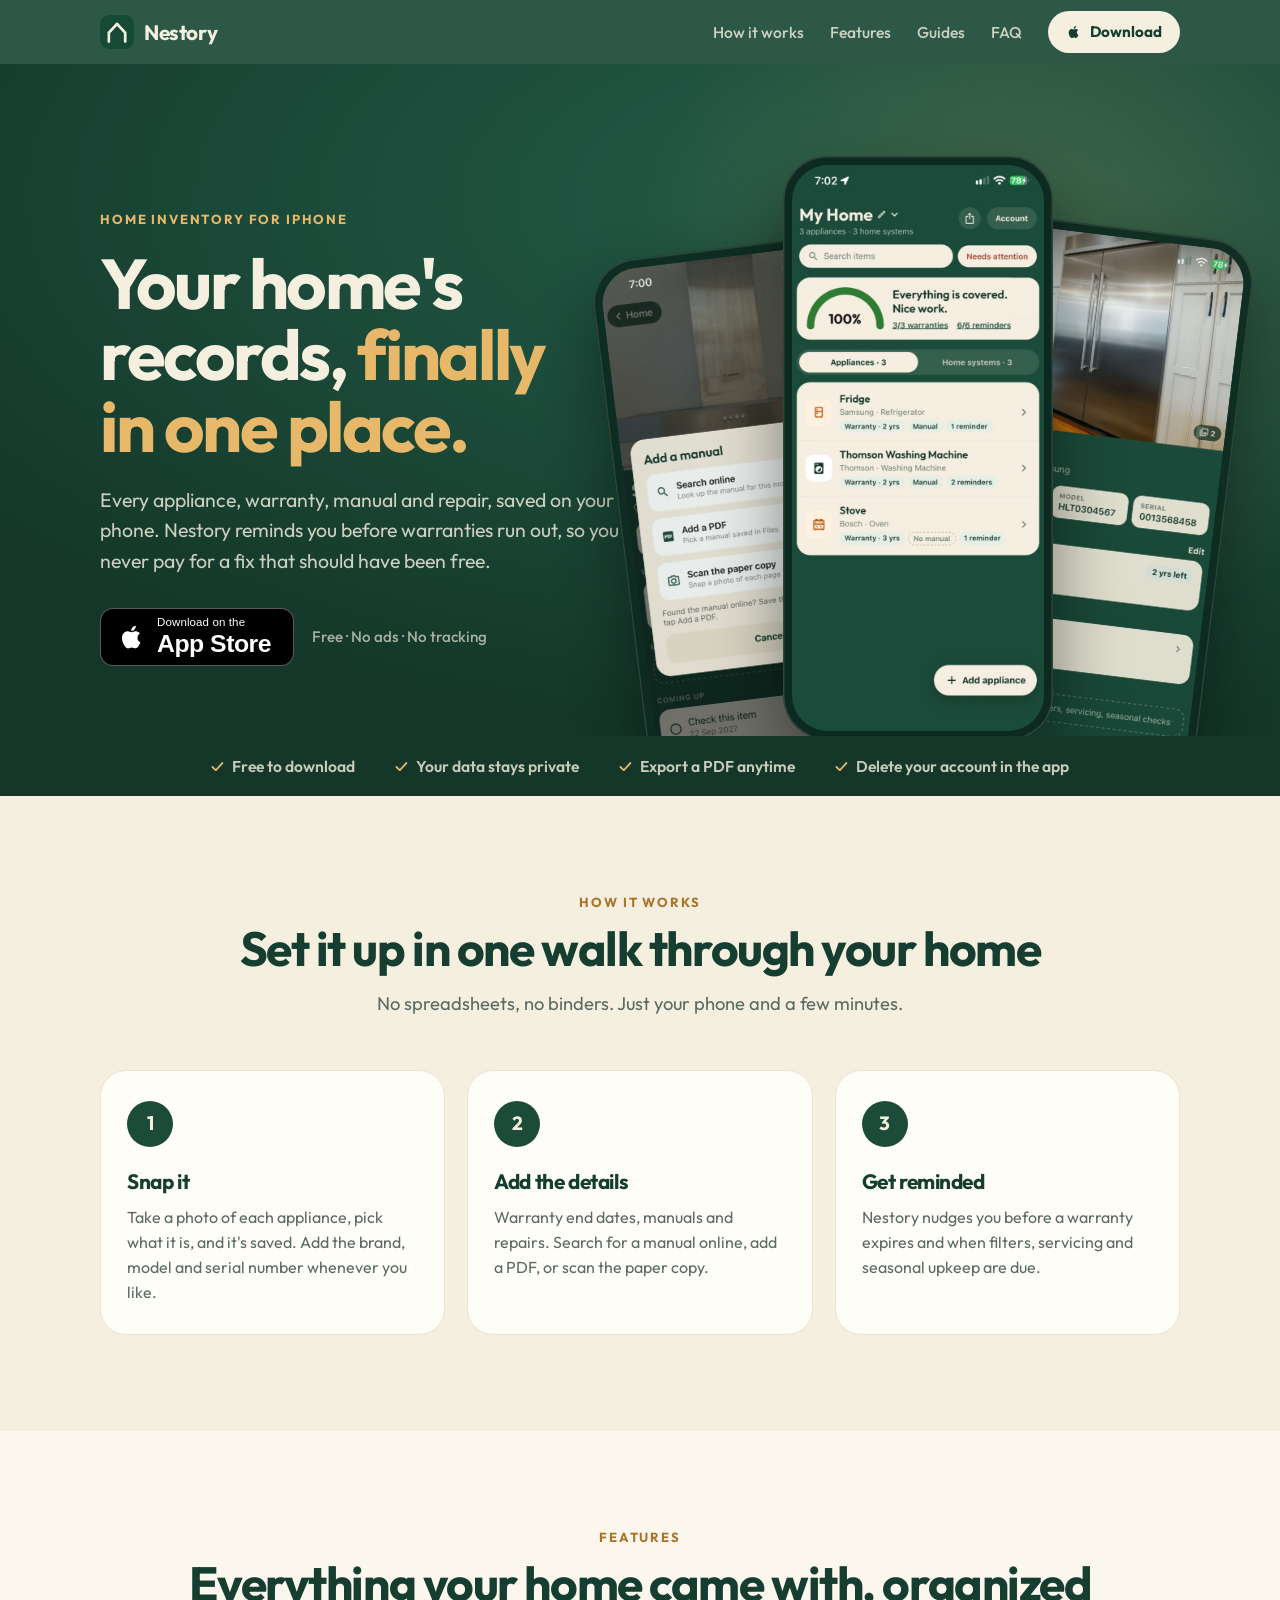
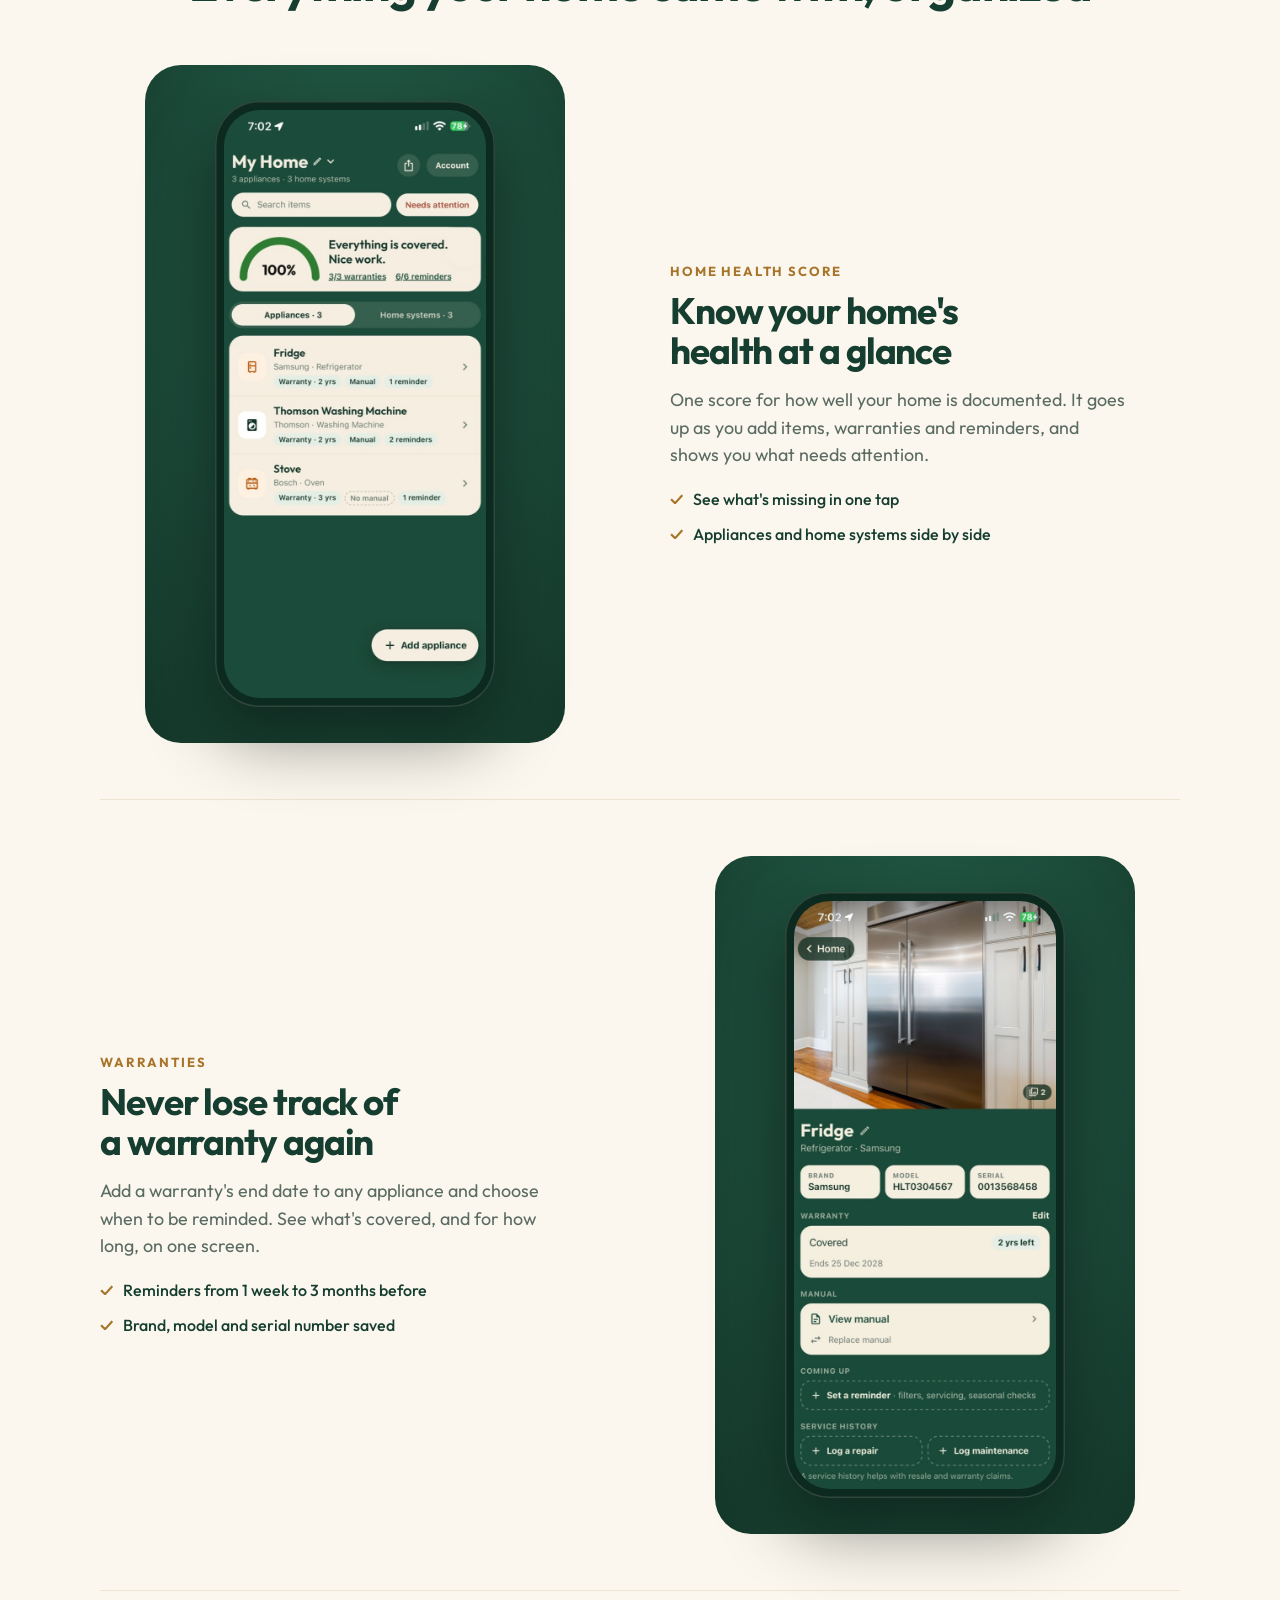
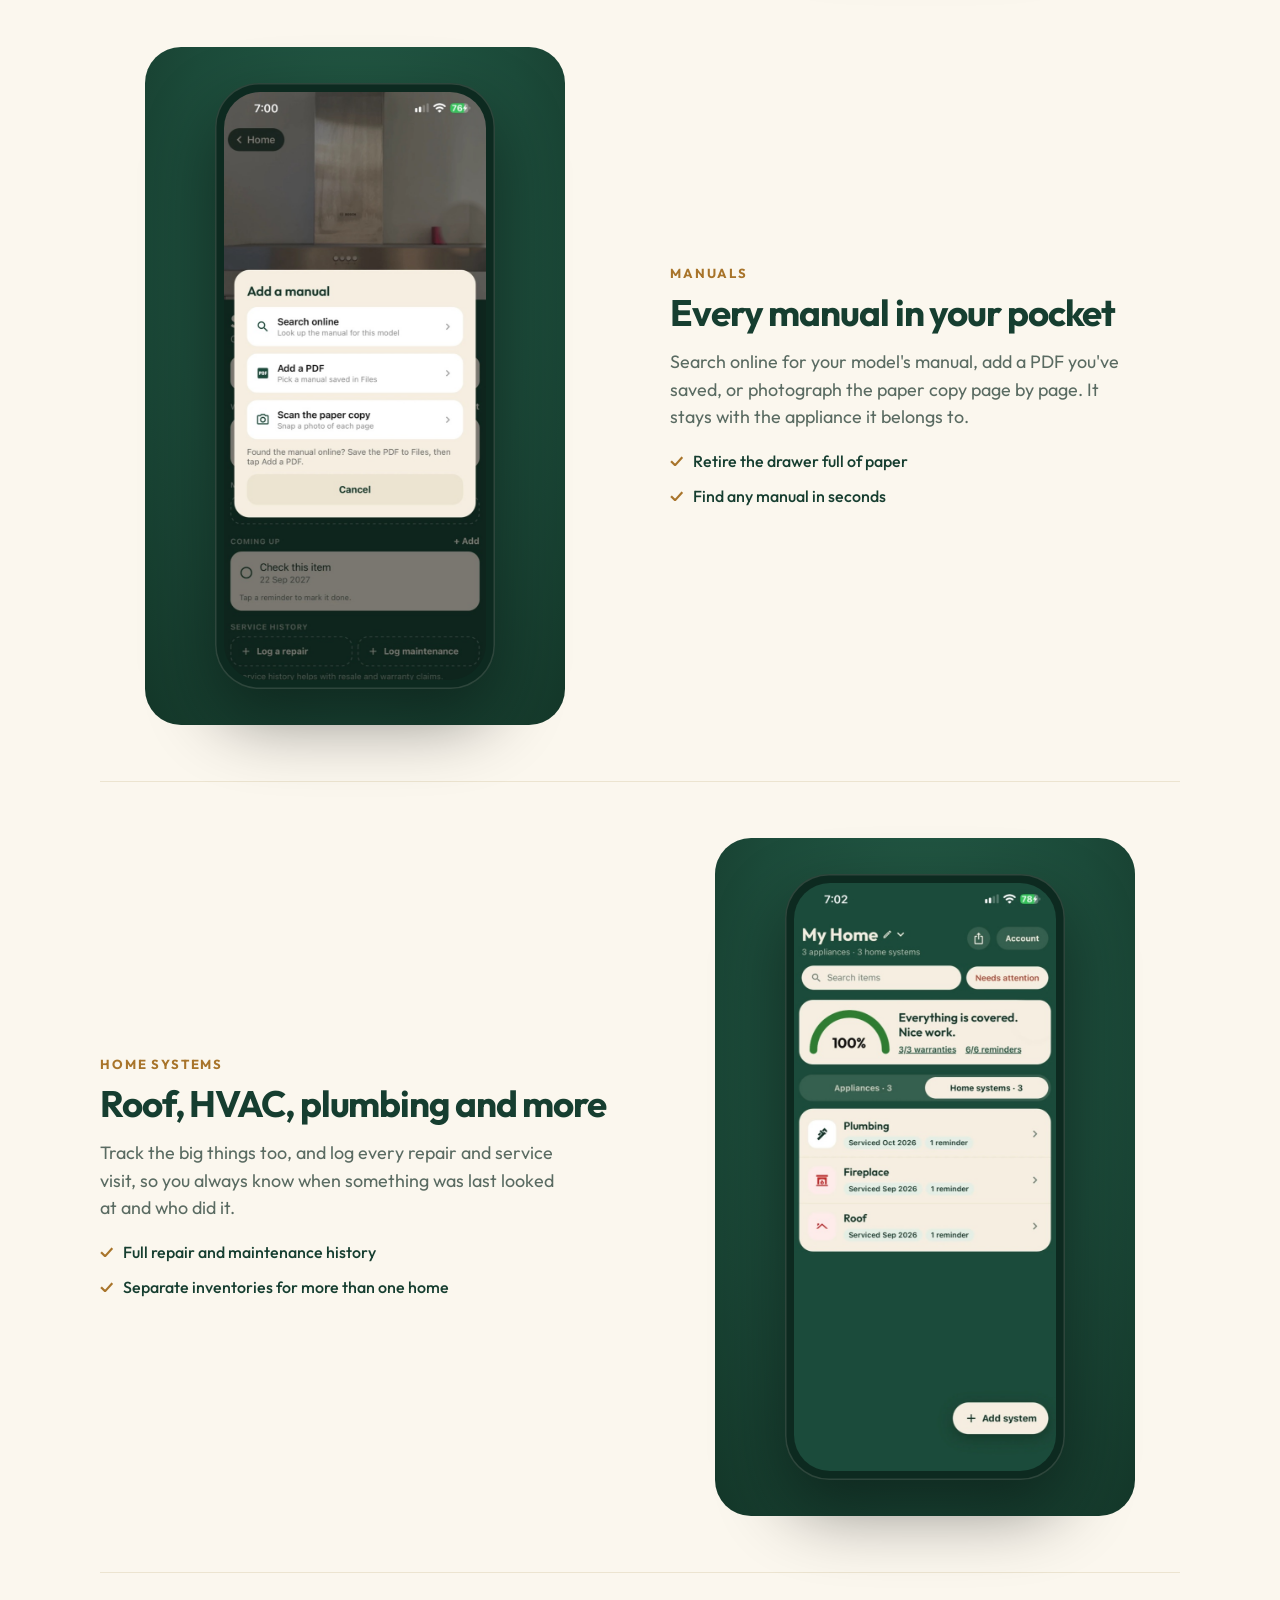
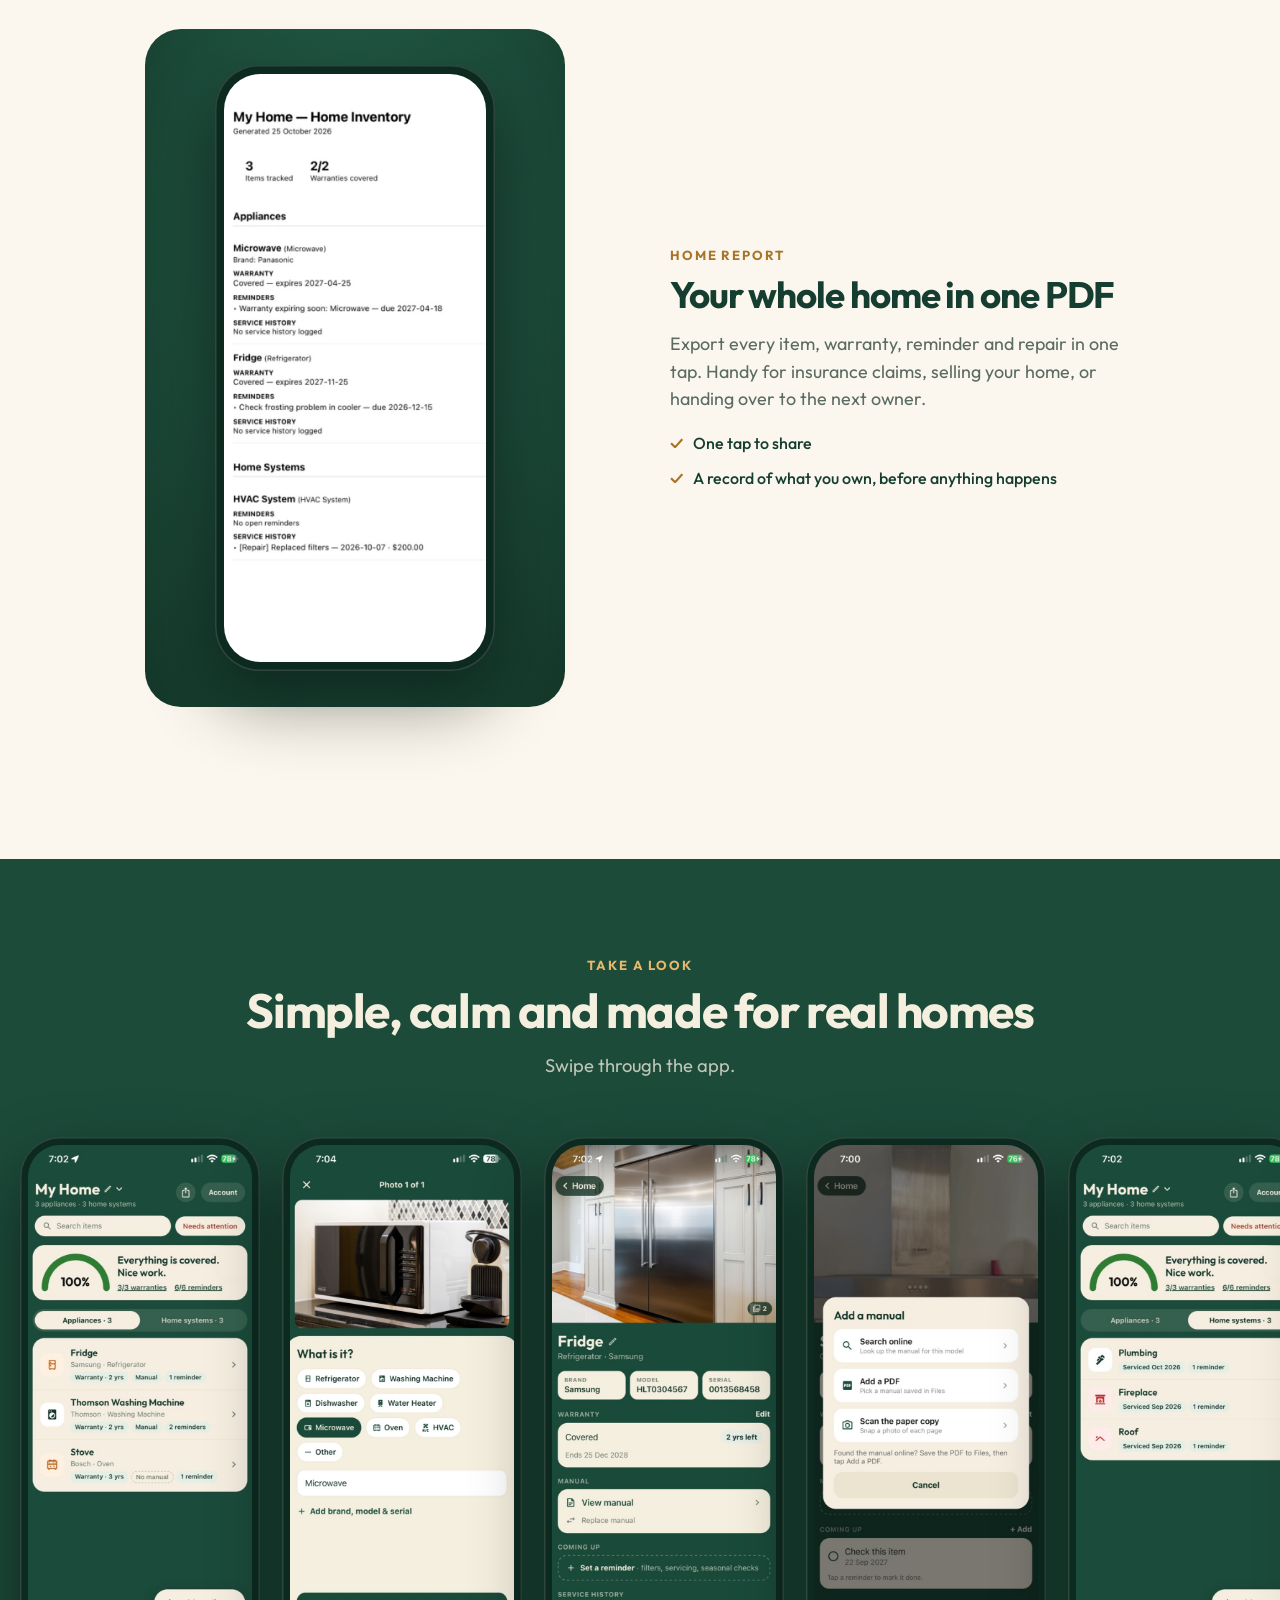
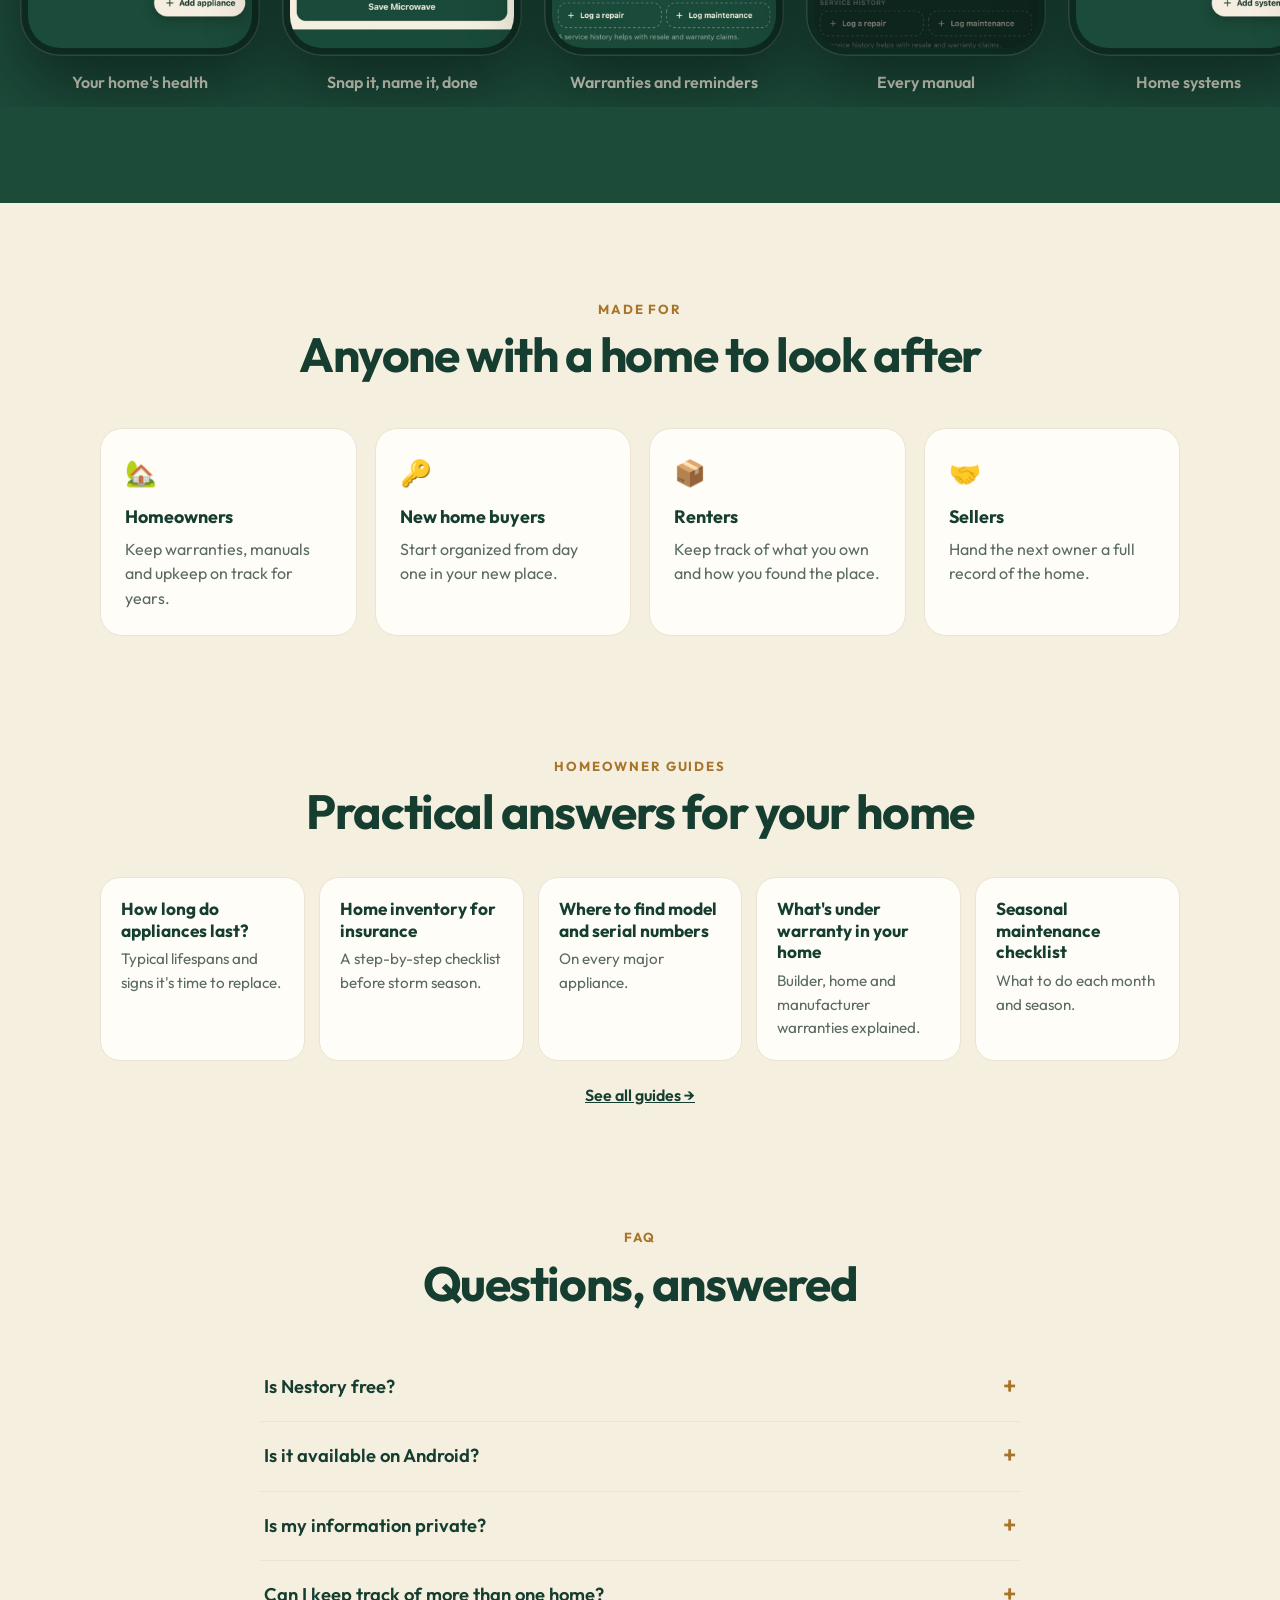
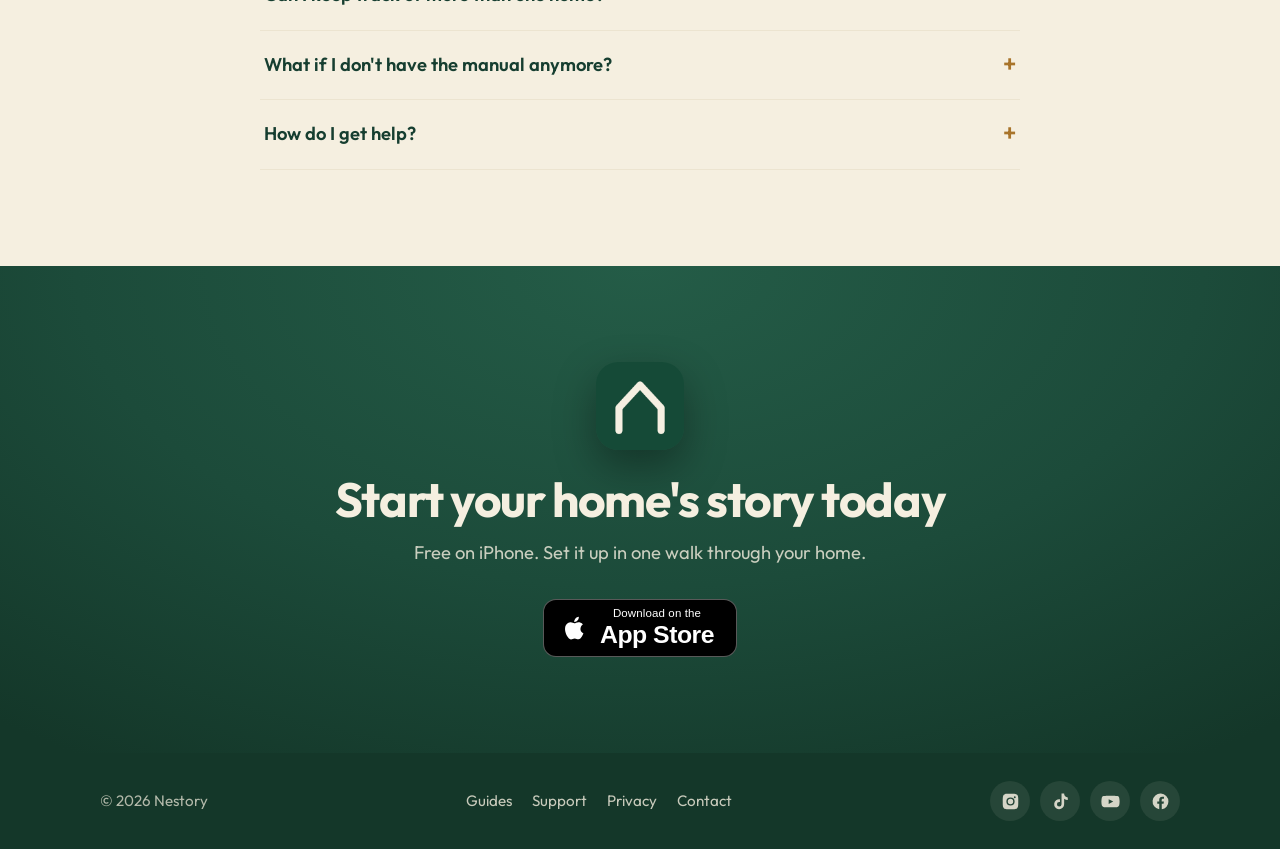
<file: index.html>
<!doctype html>
<html lang="en">
<head>
<meta charset="utf-8">
<meta name="viewport" content="width=device-width, initial-scale=1">
<title>Nestory: Home Inventory for iPhone</title>
<meta name="description" content="Nestory keeps every appliance, warranty, manual and repair for your home in one place, and reminds you before warranties run out. Free on iPhone.">
<meta name="apple-itunes-app" content="app-id=6826665963">
<meta property="og:site_name" content="Nestory">
<meta property="og:type" content="website">
<meta property="og:title" content="Nestory: Home Inventory">
<meta property="og:description" content="Every warranty, manual and repair for your home, in one app. Free on iPhone.">
<meta property="og:image" content="https://trynestory.com/img/og.jpg">
<meta property="og:url" content="https://trynestory.com/">
<meta name="twitter:card" content="summary_large_image">
<link rel="canonical" href="https://trynestory.com/">
<script type="application/ld+json">
{
  "@context": "https://schema.org",
  "@graph": [
    {
      "@type": "WebSite",
      "name": "Nestory",
      "alternateName": "Nestory: Home Inventory",
      "url": "https://trynestory.com/"
    },
    {
      "@type": "Organization",
      "name": "Nestory",
      "url": "https://trynestory.com/",
      "logo": "https://trynestory.com/img/icon.png",
      "email": "hello.nestory.app@gmail.com",
      "sameAs": [
        "https://apps.apple.com/app/id6826665963",
        "https://www.instagram.com/trynestory",
        "https://www.tiktok.com/@nestory.home.app",
        "https://www.youtube.com/@tryNestory",
        "https://www.facebook.com/profile.php?id=61596454779695"
      ]
    },
    {
      "@type": "MobileApplication",
      "name": "Nestory: Home Inventory",
      "operatingSystem": "iOS",
      "applicationCategory": "LifestyleApplication",
      "description": "Keep every appliance, warranty, manual and repair for your home in one place, with reminders before warranties run out.",
      "url": "https://trynestory.com/",
      "downloadUrl": "https://apps.apple.com/app/id6826665963",
      "image": "https://trynestory.com/img/og.jpg",
      "offers": { "@type": "Offer", "price": "0", "priceCurrency": "USD" }
    }
  ]
}
</script>
<script type="application/ld+json">
{
  "@context": "https://schema.org",
  "@type": "FAQPage",
  "mainEntity": [
    {
      "@type": "Question",
      "name": "Is Nestory free?",
      "acceptedAnswer": {
        "@type": "Answer",
        "text": "Yes. Nestory is free to download, with no ads."
      }
    },
    {
      "@type": "Question",
      "name": "Is it available on Android?",
      "acceptedAnswer": {
        "@type": "Answer",
        "text": "Not yet. Nestory is available for iPhone today."
      }
    },
    {
      "@type": "Question",
      "name": "Is my information private?",
      "acceptedAnswer": {
        "@type": "Answer",
        "text": "Yes. No ads, no tracking, and we never sell your data or ask for your address. You can delete your account and everything in it from inside the app. Read the privacy policy."
      }
    },
    {
      "@type": "Question",
      "name": "Can I keep track of more than one home?",
      "acceptedAnswer": {
        "@type": "Answer",
        "text": "Yes. Keep separate inventories for your house, a rental or a vacation home, and switch between them in a tap."
      }
    },
    {
      "@type": "Question",
      "name": "What if I don't have the manual anymore?",
      "acceptedAnswer": {
        "@type": "Answer",
        "text": "Search for your model's manual online right from the app and save it, or add a PDF you've downloaded. If you still have the paper copy, scan it page by page."
      }
    },
    {
      "@type": "Question",
      "name": "How do I get help?",
      "acceptedAnswer": {
        "@type": "Answer",
        "text": "Visit the support page or email hello.nestory.app@gmail.com."
      }
    }
  ]
}
</script>
<link rel="icon" href="favicon.png">
<link rel="apple-touch-icon" href="apple-touch-icon.png">
<link rel="preload" as="image" href="img/1-dashboard.jpg">
<link rel="preconnect" href="https://fonts.googleapis.com">
<link rel="preconnect" href="https://fonts.gstatic.com" crossorigin>
<link href="https://fonts.googleapis.com/css2?family=Outfit:wght@400;500;600;700&display=swap" rel="stylesheet">
<style>
  :root {
    --green: #1c4b3a; --green-2: #245c47; --green-3: #143729; --night: #0d2a20;
    --cream: #f5efe0; --cream-2: #ece4d0; --gold: #e8b86a; --gold-ink: #a8742a;
    --ink: #163e30; --muted: #5a6b62;
  }
  * { box-sizing: border-box; margin: 0; padding: 0; }
  html { scroll-behavior: smooth; }
  body { font-family: "Outfit", -apple-system, BlinkMacSystemFont, sans-serif; color: var(--ink); background: var(--cream); line-height: 1.55; -webkit-font-smoothing: antialiased; }
  a { color: inherit; }
  img { display: block; max-width: 100%; }
  .wrap { max-width: 1120px; margin: 0 auto; padding: 0 20px; }

  /* header */
  header { position: sticky; top: 0; z-index: 10; background: rgba(28,75,58,0.92); backdrop-filter: blur(12px); -webkit-backdrop-filter: blur(12px); }
  header .wrap { display: flex; align-items: center; justify-content: space-between; height: 64px; }
  .brand { display: flex; align-items: center; gap: 10px; color: var(--cream); text-decoration: none; font-weight: 700; font-size: 1.3rem; letter-spacing: -0.02em; }
  .brand img { width: 34px; height: 34px; border-radius: 9px; }
  nav { display: flex; align-items: center; gap: 26px; }
  nav a.link { color: rgba(245,239,224,0.8); text-decoration: none; font-weight: 500; font-size: 0.98rem; }
  nav a.link:hover { color: var(--cream); }
  .btn { display: inline-flex; align-items: center; gap: 8px; background: var(--cream); color: var(--ink); text-decoration: none; font-weight: 700; border-radius: 999px; padding: 9px 18px; font-size: 0.95rem; transition: transform .15s; }
  .btn:hover { transform: translateY(-1px); }
  .btn svg { width: 16px; height: 16px; }

  /* hero */
  .hero { background: radial-gradient(ellipse 90% 80% at 70% 20%, var(--green-2) 0%, var(--green) 50%, var(--green-3) 100%); color: var(--cream); overflow: hidden; position: relative; }
  .hero::before { content: ""; position: absolute; width: 900px; height: 900px; right: -200px; top: -250px; border-radius: 50%; background: radial-gradient(circle, rgba(232,184,106,0.16) 0%, rgba(232,184,106,0) 62%); }
  .hero .wrap { display: grid; grid-template-columns: 1.05fr 0.95fr; gap: 40px; align-items: center; padding-top: 72px; position: relative; }
  .kicker { display: inline-block; font-size: 0.82rem; font-weight: 700; letter-spacing: 0.14em; text-transform: uppercase; color: var(--gold); margin-bottom: 18px; }
  .hero h1 { font-size: clamp(2.6rem, 5.6vw, 4.4rem); line-height: 1.02; letter-spacing: -0.035em; font-weight: 700; text-wrap: balance; }
  .hero h1 em { font-style: normal; color: var(--gold); }
  .hero p.lede { margin-top: 22px; font-size: 1.22rem; color: rgba(245,239,224,0.82); max-width: 520px; }
  .cta-row { display: flex; align-items: center; gap: 18px; flex-wrap: wrap; margin-top: 32px; }
  .badge { display: inline-flex; align-items: center; gap: 10px; height: 58px; padding: 0 22px 0 16px; background: #000; color: #fff; border: 1.5px solid rgba(255,255,255,0.35); border-radius: 13px; text-decoration: none; transition: transform .15s; }
  .badge:hover { transform: translateY(-2px); }
  .badge svg { width: 30px; height: 30px; }
  .badge span { display: flex; flex-direction: column; font-family: -apple-system, BlinkMacSystemFont, "Helvetica Neue", sans-serif; font-size: 1.55rem; font-weight: 600; line-height: 1; letter-spacing: -0.02em; }
  .badge small { font-size: 0.72rem; font-weight: 500; letter-spacing: 0.01em; margin-bottom: 3px; }
  .facts { color: rgba(245,239,224,0.65); font-size: 0.95rem; font-weight: 500; }
  .hero-phones { position: relative; height: 600px; align-self: end; }
  .phone { position: absolute; width: 270px; aspect-ratio: 924 / 2000; background: var(--night); border-radius: 44px; padding: 9px; box-shadow: 0 30px 70px rgba(0,0,0,0.45), inset 0 0 0 1.5px rgba(245,239,224,0.14); }
  .phone img { width: 100%; height: 100%; object-fit: cover; object-position: top; border-radius: 36px; }
  .hero-phones .p1 { left: 50%; margin-left: -150px; top: 20px; z-index: 2; }
  .hero-phones .p2 { left: 50%; margin-left: 20px; top: 90px; transform: rotate(7deg); opacity: 0.9; }
  .hero-phones .p3 { left: 50%; margin-left: -310px; top: 110px; transform: rotate(-7deg); opacity: 0.9; }

  /* trust strip */
  .strip { background: var(--green-3); color: rgba(245,239,224,0.8); }
  .strip .wrap { display: flex; justify-content: center; gap: 40px; flex-wrap: wrap; padding: 18px 20px; font-weight: 600; font-size: 0.98rem; }
  .strip span::before { content: "✓"; color: var(--gold); margin-right: 8px; }

  /* sections */
  section { padding: 96px 0; }
  .eyebrow { font-size: 0.82rem; font-weight: 700; letter-spacing: 0.14em; text-transform: uppercase; color: var(--gold-ink); }
  h2 { font-size: clamp(2rem, 4vw, 3rem); line-height: 1.06; letter-spacing: -0.03em; margin-top: 10px; text-wrap: balance; }
  .center { text-align: center; }
  .center p.sub { max-width: 620px; margin: 16px auto 0; color: var(--muted); font-size: 1.15rem; }

  /* how it works */
  .steps { display: grid; grid-template-columns: repeat(3, 1fr); gap: 22px; margin-top: 52px; }
  .step { background: #fffdf8; border: 1px solid var(--cream-2); border-radius: 26px; padding: 30px 26px; }
  .step .n { width: 46px; height: 46px; border-radius: 50%; background: var(--green); color: var(--cream); display: grid; place-items: center; font-weight: 700; font-size: 1.2rem; }
  .step h3 { margin-top: 18px; font-size: 1.3rem; letter-spacing: -0.02em; }
  .step p { margin-top: 8px; color: var(--muted); }

  /* features */
  .features { background: #fbf7ee; }
  .feature { display: grid; grid-template-columns: 1fr 1fr; gap: 60px; align-items: center; padding: 56px 0; }
  .feature + .feature { border-top: 1px solid var(--cream-2); }
  .feature.flip .shot { order: 2; }
  .feature .shot { display: flex; justify-content: center; }
  .feature .shot .phone { position: relative; width: 280px; }
  .feature .shot .bg { position: relative; padding: 36px 70px; border-radius: 36px; background: radial-gradient(ellipse at 50% 30%, var(--green-2), var(--green) 60%, var(--green-3)); }
  .feature h3 { font-size: clamp(1.7rem, 3vw, 2.3rem); line-height: 1.1; letter-spacing: -0.03em; margin-top: 10px; text-wrap: balance; }
  .feature p { margin-top: 14px; font-size: 1.12rem; color: var(--muted); max-width: 460px; }
  .feature ul { list-style: none; margin-top: 18px; display: grid; gap: 10px; }
  .feature li { display: flex; gap: 10px; font-weight: 500; }
  .feature li::before { content: "✓"; color: var(--gold-ink); font-weight: 700; }

  /* gallery */
  .gallery { background: var(--green); color: var(--cream); overflow: hidden; }
  .gallery h2 { color: var(--cream); }
  .gallery .sub { color: rgba(245,239,224,0.75) !important; }
  .rail { display: flex; gap: 22px; overflow-x: auto; scroll-snap-type: x mandatory; padding: 48px 20px 12px; margin-top: 8px; scrollbar-width: none; }
  .rail::-webkit-scrollbar { display: none; }
  .rail figure { flex: none; width: 240px; scroll-snap-align: center; }
  .rail .phone { position: relative; width: 240px; border-radius: 40px; padding: 8px; }
  .rail .phone img { border-radius: 32px; }
  .rail figcaption { margin-top: 14px; text-align: center; font-weight: 600; color: rgba(245,239,224,0.85); }
  @media (min-width: 1600px) { .rail { justify-content: center; } }

  /* who */
  .who { display: grid; grid-template-columns: repeat(4, 1fr); gap: 18px; margin-top: 48px; }
  .who > div { background: #fffdf8; border: 1px solid var(--cream-2); border-radius: 22px; padding: 24px; }
  .who b { display: block; font-size: 1.12rem; }
  .who span { display: block; margin-top: 6px; color: var(--muted); }
  .who .ico { font-size: 1.6rem; margin-bottom: 10px; }

  .guides { display: grid; grid-template-columns: repeat(auto-fill, minmax(200px, 1fr)); gap: 14px; margin-top: 40px; }
  .guides a { display: block; background: #fffdf8; border: 1px solid var(--cream-2); border-radius: 20px; padding: 20px; text-decoration: none; color: var(--ink); }
  .guides a b { display: block; font-size: 1.08rem; line-height: 1.25; }
  .guides a span { display: block; margin-top: 6px; color: var(--muted); font-size: 0.95rem; }
  .guides a:hover { border-color: var(--gold); }
  /* faq */
  .faq { max-width: 760px; margin: 44px auto 0; }
  details { border-bottom: 1px solid var(--cream-2); padding: 20px 4px; }
  summary { cursor: pointer; font-weight: 600; font-size: 1.15rem; list-style: none; display: flex; justify-content: space-between; gap: 16px; }
  summary::-webkit-details-marker { display: none; }
  summary::after { content: "+"; color: var(--gold-ink); font-size: 1.5rem; line-height: 1; }
  details[open] summary::after { content: "–"; }
  details p { margin-top: 10px; color: var(--muted); font-size: 1.05rem; }

  /* final cta */
  .final { background: radial-gradient(ellipse 80% 120% at 50% 0%, var(--green-2), var(--green) 55%, var(--green-3)); color: var(--cream); text-align: center; }
  .final img.icon { width: 88px; height: 88px; border-radius: 22px; margin: 0 auto; box-shadow: 0 16px 40px rgba(0,0,0,0.35); }
  .final h2 { color: var(--cream); margin-top: 24px; }
  .final p { margin: 14px auto 0; max-width: 520px; color: rgba(245,239,224,0.8); font-size: 1.15rem; }
  .final .cta-row { justify-content: center; }

  footer { background: var(--green-3); color: rgba(245,239,224,0.7); font-size: 0.95rem; }
  footer .wrap { display: flex; justify-content: space-between; align-items: center; gap: 20px; flex-wrap: wrap; padding: 28px 20px; }
  footer nav { gap: 20px; flex-wrap: wrap; }
  footer a { color: rgba(245,239,224,0.8); text-decoration: none; }
  footer a:hover { color: var(--cream); }
  .socials { display: flex; gap: 10px; }
  .socials a.soc { width: 40px; height: 40px; border-radius: 50%; display: grid; place-items: center; background: rgba(245,239,224,0.08); color: rgba(245,239,224,0.85); transition: background .15s, color .15s; }
  .socials a.soc:hover { background: var(--gold); color: var(--green-3); }
  .socials svg { width: 19px; height: 19px; }

  /* reveal on scroll */
  .reveal { opacity: 0; transform: translateY(24px); transition: opacity .7s ease, transform .7s ease; }
  .reveal.in { opacity: 1; transform: none; }
  @media (prefers-reduced-motion: reduce) { .reveal { opacity: 1; transform: none; transition: none; } html { scroll-behavior: auto; } }

  /* tablet / phone */
  @media (max-width: 900px) {
    nav a.link { display: none; }
    .hero .wrap { grid-template-columns: 1fr; text-align: center; padding-top: 48px; }
    .hero p.lede { margin-left: auto; margin-right: auto; }
    .cta-row { justify-content: center; }
    .hero-phones { height: 440px; }
    .hero-phones .phone { width: 210px; border-radius: 36px; padding: 7px; }
    .hero-phones .phone img { border-radius: 29px; }
    .hero-phones .p1 { margin-left: -105px; }
    .hero-phones .p2 { margin-left: 30px; top: 70px; }
    .hero-phones .p3 { margin-left: -240px; top: 80px; }
    section { padding: 72px 0; }
    .steps { grid-template-columns: 1fr; }
    .feature { grid-template-columns: 1fr; gap: 32px; text-align: center; padding: 44px 0; }
    .feature.flip .shot { order: 0; }
    .feature p { margin-left: auto; margin-right: auto; }
    .feature ul { justify-content: center; }
    .feature .shot .bg { padding: 28px 40px; }
    .feature .shot .phone { width: 230px; }
    .who { grid-template-columns: 1fr 1fr; }
  }
  @media (max-width: 520px) {
    .who { grid-template-columns: 1fr; }
    .hero-phones .p3 { display: none; }
    .hero-phones .p2 { margin-left: 0; }
    .hero-phones .p1 { margin-left: -150px; }
    .strip .wrap { gap: 10px 24px; }
  }
</style>
</head>
<body>

<header>
  <div class="wrap">
    <a class="brand" href="#top"><img src="img/icon.png" alt="">Nestory</a>
    <nav>
      <a class="link" href="#how">How it works</a>
      <a class="link" href="#features">Features</a>
      <a class="link" href="/guides/">Guides</a>
      <a class="link" href="#faq">FAQ</a>
      <a class="btn" href="https://apps.apple.com/app/id6826665963"><svg viewBox="0 0 24 24" fill="currentColor" aria-hidden="true"><path d="M16.37 12.6c-.02-2.3 1.88-3.4 1.96-3.46-1.07-1.56-2.73-1.78-3.32-1.8-1.41-.14-2.76.83-3.48.83-.72 0-1.82-.81-3-.79-1.54.02-2.96.9-3.76 2.27-1.6 2.78-.41 6.9 1.15 9.16.76 1.1 1.67 2.34 2.86 2.3 1.15-.05 1.58-.74 2.97-.74 1.38 0 1.78.74 2.99.72 1.24-.02 2.02-1.12 2.77-2.23.87-1.28 1.23-2.52 1.25-2.58-.03-.01-2.4-.92-2.42-3.66zM14.1 5.86c.63-.77 1.06-1.83.94-2.89-.91.04-2.02.61-2.67 1.37-.58.67-1.1 1.76-.96 2.8 1.02.08 2.06-.52 2.69-1.28z"/></svg>Download</a>
    </nav>
  </div>
</header>

<div class="hero" id="top">
  <div class="wrap">
    <div>
      <span class="kicker">Home inventory for iPhone</span>
      <h1>Your home's records, <em>finally in one place.</em></h1>
      <p class="lede">Every appliance, warranty, manual and repair, saved on your phone. Nestory reminds you before warranties run out, so you never pay for a fix that should have been free.</p>
      <div class="cta-row">
        <a class="badge" href="https://apps.apple.com/app/id6826665963" aria-label="Download Nestory on the App Store"><svg viewBox="0 0 24 24" fill="currentColor" aria-hidden="true"><path d="M16.37 12.6c-.02-2.3 1.88-3.4 1.96-3.46-1.07-1.56-2.73-1.78-3.32-1.8-1.41-.14-2.76.83-3.48.83-.72 0-1.82-.81-3-.79-1.54.02-2.96.9-3.76 2.27-1.6 2.78-.41 6.9 1.15 9.16.76 1.1 1.67 2.34 2.86 2.3 1.15-.05 1.58-.74 2.97-.74 1.38 0 1.78.74 2.99.72 1.24-.02 2.02-1.12 2.77-2.23.87-1.28 1.23-2.52 1.25-2.58-.03-.01-2.4-.92-2.42-3.66zM14.1 5.86c.63-.77 1.06-1.83.94-2.89-.91.04-2.02.61-2.67 1.37-.58.67-1.1 1.76-.96 2.8 1.02.08 2.06-.52 2.69-1.28z"/></svg><span><small>Download on the</small>App Store</span></a>
        <span class="facts">Free · No ads · No tracking</span>
      </div>
    </div>
    <div class="hero-phones" aria-hidden="true">
      <div class="phone p3"><img width="646" height="1400" src="img/4-manual.jpg" alt=""></div>
      <div class="phone p2"><img width="646" height="1400" src="img/3-warranty.jpg" alt=""></div>
      <div class="phone p1"><img width="646" height="1400" src="img/1-dashboard.jpg" alt=""></div>
    </div>
  </div>
</div>

<div class="strip"><div class="wrap">
  <span>Free to download</span><span>Your data stays private</span><span>Export a PDF anytime</span><span>Delete your account in the app</span>
</div></div>

<section id="how">
  <div class="wrap">
    <div class="center reveal">
      <div class="eyebrow">How it works</div>
      <h2>Set it up in one walk through your home</h2>
      <p class="sub">No spreadsheets, no binders. Just your phone and a few minutes.</p>
    </div>
    <div class="steps">
      <div class="step reveal"><div class="n">1</div><h3>Snap it</h3><p>Take a photo of each appliance, pick what it is, and it's saved. Add the brand, model and serial number whenever you like.</p></div>
      <div class="step reveal"><div class="n">2</div><h3>Add the details</h3><p>Warranty end dates, manuals and repairs. Search for a manual online, add a PDF, or scan the paper copy.</p></div>
      <div class="step reveal"><div class="n">3</div><h3>Get reminded</h3><p>Nestory nudges you before a warranty expires and when filters, servicing and seasonal upkeep are due.</p></div>
    </div>
  </div>
</section>

<section class="features" id="features">
  <div class="wrap">
    <div class="center reveal">
      <div class="eyebrow">Features</div>
      <h2>Everything your home came with, organized</h2>
    </div>

    <div class="feature reveal">
      <div class="shot"><div class="bg"><div class="phone"><img width="646" height="1400" src="img/1-dashboard.jpg" alt="Home health score on the Nestory home screen" loading="lazy"></div></div></div>
      <div>
        <div class="eyebrow">Home health score</div>
        <h3>Know your home's health at a glance</h3>
        <p>One score for how well your home is documented. It goes up as you add items, warranties and reminders, and shows you what needs attention.</p>
        <ul><li>See what's missing in one tap</li><li>Appliances and home systems side by side</li></ul>
      </div>
    </div>

    <div class="feature flip reveal">
      <div class="shot"><div class="bg"><div class="phone"><img width="646" height="1400" src="img/3-warranty.jpg" alt="A fridge's warranty in Nestory with 2 years left" loading="lazy"></div></div></div>
      <div>
        <div class="eyebrow">Warranties</div>
        <h3>Never lose track of a warranty again</h3>
        <p>Add a warranty's end date to any appliance and choose when to be reminded. See what's covered, and for how long, on one screen.</p>
        <ul><li>Reminders from 1 week to 3 months before</li><li>Brand, model and serial number saved</li></ul>
      </div>
    </div>

    <div class="feature reveal">
      <div class="shot"><div class="bg"><div class="phone"><img width="646" height="1400" src="img/4-manual.jpg" alt="Adding a manual in Nestory" loading="lazy"></div></div></div>
      <div>
        <div class="eyebrow">Manuals</div>
        <h3>Every manual in your pocket</h3>
        <p>Search online for your model's manual, add a PDF you've saved, or photograph the paper copy page by page. It stays with the appliance it belongs to.</p>
        <ul><li>Retire the drawer full of paper</li><li>Find any manual in seconds</li></ul>
      </div>
    </div>

    <div class="feature flip reveal">
      <div class="shot"><div class="bg"><div class="phone"><img width="646" height="1400" src="img/5-systems.jpg" alt="Home systems and repair history in Nestory" loading="lazy"></div></div></div>
      <div>
        <div class="eyebrow">Home systems</div>
        <h3>Roof, HVAC, plumbing and more</h3>
        <p>Track the big things too, and log every repair and service visit, so you always know when something was last looked at and who did it.</p>
        <ul><li>Full repair and maintenance history</li><li>Separate inventories for more than one home</li></ul>
      </div>
    </div>

    <div class="feature reveal">
      <div class="shot"><div class="bg"><div class="phone"><img width="646" height="1400" src="img/6-export.jpg" alt="Nestory's PDF home report" loading="lazy"></div></div></div>
      <div>
        <div class="eyebrow">Home report</div>
        <h3>Your whole home in one PDF</h3>
        <p>Export every item, warranty, reminder and repair in one tap. Handy for insurance claims, selling your home, or handing over to the next owner.</p>
        <ul><li>One tap to share</li><li>A record of what you own, before anything happens</li></ul>
      </div>
    </div>
  </div>
</section>

<section class="gallery">
  <div class="center reveal wrap">
    <div class="eyebrow" style="color: var(--gold)">Take a look</div>
    <h2>Simple, calm and made for real homes</h2>
    <p class="sub">Swipe through the app.</p>
  </div>
  <div class="rail">
    <figure><div class="phone"><img width="646" height="1400" src="img/1-dashboard.jpg" alt="" loading="lazy"></div><figcaption>Your home's health</figcaption></figure>
    <figure><div class="phone"><img width="646" height="1400" src="img/2-identify.jpg" alt="" loading="lazy"></div><figcaption>Snap it, name it, done</figcaption></figure>
    <figure><div class="phone"><img width="646" height="1400" src="img/3-warranty.jpg" alt="" loading="lazy"></div><figcaption>Warranties and reminders</figcaption></figure>
    <figure><div class="phone"><img width="646" height="1400" src="img/4-manual.jpg" alt="" loading="lazy"></div><figcaption>Every manual</figcaption></figure>
    <figure><div class="phone"><img width="646" height="1400" src="img/5-systems.jpg" alt="" loading="lazy"></div><figcaption>Home systems</figcaption></figure>
    <figure><div class="phone"><img width="646" height="1400" src="img/6-export.jpg" alt="" loading="lazy"></div><figcaption>One-tap report</figcaption></figure>
  </div>
</section>

<section>
  <div class="wrap">
    <div class="center reveal">
      <div class="eyebrow">Made for</div>
      <h2>Anyone with a home to look after</h2>
    </div>
    <div class="who">
      <div class="reveal"><div class="ico">🏡</div><b>Homeowners</b><span>Keep warranties, manuals and upkeep on track for years.</span></div>
      <div class="reveal"><div class="ico">🔑</div><b>New home buyers</b><span>Start organized from day one in your new place.</span></div>
      <div class="reveal"><div class="ico">📦</div><b>Renters</b><span>Keep track of what you own and how you found the place.</span></div>
      <div class="reveal"><div class="ico">🤝</div><b>Sellers</b><span>Hand the next owner a full record of the home.</span></div>
    </div>
  </div>
</section>

<section id="guides" style="padding-top: 24px">
  <div class="wrap">
    <div class="center reveal">
      <div class="eyebrow">Homeowner guides</div>
      <h2>Practical answers for your home</h2>
    </div>
    <div class="guides reveal"><a href="/guides/how-long-do-appliances-last.html"><b>How long do appliances last?</b><span>Typical lifespans and signs it's time to replace.</span></a><a href="/guides/home-inventory-for-insurance.html"><b>Home inventory for insurance</b><span>A step-by-step checklist before storm season.</span></a><a href="/guides/find-model-serial-number.html"><b>Where to find model and serial numbers</b><span>On every major appliance.</span></a><a href="/guides/new-home-warranties.html"><b>What's under warranty in your home</b><span>Builder, home and manufacturer warranties explained.</span></a><a href="/guides/seasonal-home-maintenance-checklist.html"><b>Seasonal maintenance checklist</b><span>What to do each month and season.</span></a></div>
    <p class="center" style="margin-top:22px"><a href="/guides/" style="font-weight:600">See all guides →</a></p>
  </div>
</section>

<section id="faq" style="padding-top: 24px">
  <div class="wrap">
    <div class="center reveal">
      <div class="eyebrow">FAQ</div>
      <h2>Questions, answered</h2>
    </div>
    <div class="faq">
      <details><summary>Is Nestory free?</summary><p>Yes. Nestory is free to download, with no ads.</p></details>
      <details><summary>Is it available on Android?</summary><p>Not yet. Nestory is available for iPhone today.</p></details>
      <details><summary>Is my information private?</summary><p>Yes. No ads, no tracking, and we never sell your data or ask for your address. You can delete your account and everything in it from inside the app. Read the <a href="privacy.html">privacy policy</a>.</p></details>
      <details><summary>Can I keep track of more than one home?</summary><p>Yes. Keep separate inventories for your house, a rental or a vacation home, and switch between them in a tap.</p></details>
      <details><summary>What if I don't have the manual anymore?</summary><p>Search for your model's manual online right from the app and save it, or add a PDF you've downloaded. If you still have the paper copy, scan it page by page.</p></details>
      <details><summary>How do I get help?</summary><p>Visit the <a href="support.html">support page</a> or email <a href="mailto:hello.nestory.app@gmail.com">hello.nestory.app@gmail.com</a>.</p></details>
    </div>
  </div>
</section>

<section class="final">
  <div class="wrap reveal">
    <img class="icon" src="img/icon.png" alt="Nestory app icon">
    <h2>Start your home's story today</h2>
    <p>Free on iPhone. Set it up in one walk through your home.</p>
    <div class="cta-row">
      <a class="badge" href="https://apps.apple.com/app/id6826665963" aria-label="Download Nestory on the App Store"><svg viewBox="0 0 24 24" fill="currentColor" aria-hidden="true"><path d="M16.37 12.6c-.02-2.3 1.88-3.4 1.96-3.46-1.07-1.56-2.73-1.78-3.32-1.8-1.41-.14-2.76.83-3.48.83-.72 0-1.82-.81-3-.79-1.54.02-2.96.9-3.76 2.27-1.6 2.78-.41 6.9 1.15 9.16.76 1.1 1.67 2.34 2.86 2.3 1.15-.05 1.58-.74 2.97-.74 1.38 0 1.78.74 2.99.72 1.24-.02 2.02-1.12 2.77-2.23.87-1.28 1.23-2.52 1.25-2.58-.03-.01-2.4-.92-2.42-3.66zM14.1 5.86c.63-.77 1.06-1.83.94-2.89-.91.04-2.02.61-2.67 1.37-.58.67-1.1 1.76-.96 2.8 1.02.08 2.06-.52 2.69-1.28z"/></svg><span><small>Download on the</small>App Store</span></a>
    </div>
  </div>
</section>

<footer>
  <div class="wrap">
    <span>© 2026 Nestory</span>
    <nav>
      <a href="/guides/">Guides</a>
      <a href="support.html">Support</a>
      <a href="privacy.html">Privacy</a>
      <a href="mailto:hello.nestory.app@gmail.com">Contact</a>
    </nav>
    <div class="socials">
      <a class="soc" href="https://www.instagram.com/trynestory" aria-label="Nestory on Instagram" target="_blank" rel="noopener"><svg viewBox="0 0 24 24" fill="currentColor" aria-hidden="true"><path d="M12 2.2c3.2 0 3.6 0 4.8.1 1.2.1 1.8.2 2.2.4.6.2 1 .5 1.4.9.4.4.7.8.9 1.4.2.4.4 1 .4 2.2.1 1.3.1 1.6.1 4.8s0 3.6-.1 4.8c-.1 1.2-.2 1.8-.4 2.2-.2.6-.5 1-.9 1.4-.4.4-.8.7-1.4.9-.4.2-1 .4-2.2.4-1.3.1-1.6.1-4.8.1s-3.6 0-4.8-.1c-1.2-.1-1.8-.2-2.2-.4-.6-.2-1-.5-1.4-.9-.4-.4-.7-.8-.9-1.4-.2-.4-.4-1-.4-2.2C2.2 15.6 2.2 15.2 2.2 12s0-3.6.1-4.8c.1-1.2.2-1.8.4-2.2.2-.6.5-1 .9-1.4.4-.4.8-.7 1.4-.9.4-.2 1-.4 2.2-.4C8.4 2.2 8.8 2.2 12 2.2zm0 4.6a5.2 5.2 0 1 0 0 10.4 5.2 5.2 0 0 0 0-10.4zm0 8.6a3.4 3.4 0 1 1 0-6.8 3.4 3.4 0 0 1 0 6.8zm5.4-9.9a1.2 1.2 0 1 0 0 2.4 1.2 1.2 0 0 0 0-2.4z"/></svg></a>
      <a class="soc" href="https://www.tiktok.com/@nestory.home.app" aria-label="Nestory on TikTok" target="_blank" rel="noopener"><svg viewBox="0 0 24 24" fill="currentColor" aria-hidden="true"><path d="M16.6 2h-3.3v13.4a2.9 2.9 0 1 1-2.9-2.9c.3 0 .6 0 .9.1V9.2a6.3 6.3 0 1 0 5.3 6.2V8.6a7.9 7.9 0 0 0 4.6 1.5V6.8a4.6 4.6 0 0 1-4.6-4.8z"/></svg></a>
      <a class="soc" href="https://www.youtube.com/@tryNestory" aria-label="Nestory on YouTube" target="_blank" rel="noopener"><svg viewBox="0 0 24 24" fill="currentColor" aria-hidden="true"><path d="M23 7.2a3 3 0 0 0-2.1-2.1C19 4.6 12 4.6 12 4.6s-7 0-8.9.5A3 3 0 0 0 1 7.2 31 31 0 0 0 .5 12 31 31 0 0 0 1 16.8a3 3 0 0 0 2.1 2.1c1.9.5 8.9.5 8.9.5s7 0 8.9-.5a3 3 0 0 0 2.1-2.1 31 31 0 0 0 .5-4.8 31 31 0 0 0-.5-4.8zM9.7 15V9l5.8 3-5.8 3z"/></svg></a>
      <a class="soc" href="https://www.facebook.com/profile.php?id=61596454779695" aria-label="Nestory on Facebook" target="_blank" rel="noopener"><svg viewBox="0 0 24 24" fill="currentColor" aria-hidden="true"><path d="M22 12a10 10 0 1 0-11.6 9.9v-7H7.9V12h2.5V9.8c0-2.5 1.5-3.9 3.8-3.9 1.1 0 2.2.2 2.2.2v2.5h-1.3c-1.2 0-1.6.8-1.6 1.6V12h2.8l-.4 2.9h-2.3v7A10 10 0 0 0 22 12z"/></svg></a>
    </div>
  </div>
</footer>

<script>
  const io = new IntersectionObserver((entries) => {
    entries.forEach((e) => { if (e.isIntersecting) { e.target.classList.add("in"); io.unobserve(e.target); } });
  }, { threshold: 0.12 });
  document.querySelectorAll(".reveal").forEach((el) => io.observe(el));
</script>
<script>
  // Ads link here with ?ct=<campaign> (e.g. ct=meta1). Pass it on to the App Store
  // so App Store Connect counts those downloads under that campaign.
  (function () {
    try {
      var ct = new URLSearchParams(location.search).get("ct");
      if (!ct || !/^[A-Za-z0-9_-]{1,40}$/.test(ct)) return;
      var url = "https://apps.apple.com/app/apple-store/id6826665963?pt=129672235&ct=" + ct + "&mt=8";
      document.querySelectorAll('a[href^="https://apps.apple.com/app/id6826665963"]').forEach(function (a) { a.href = url; });
    } catch (e) {}
  })();
</script>
</body>
</html>
</file>
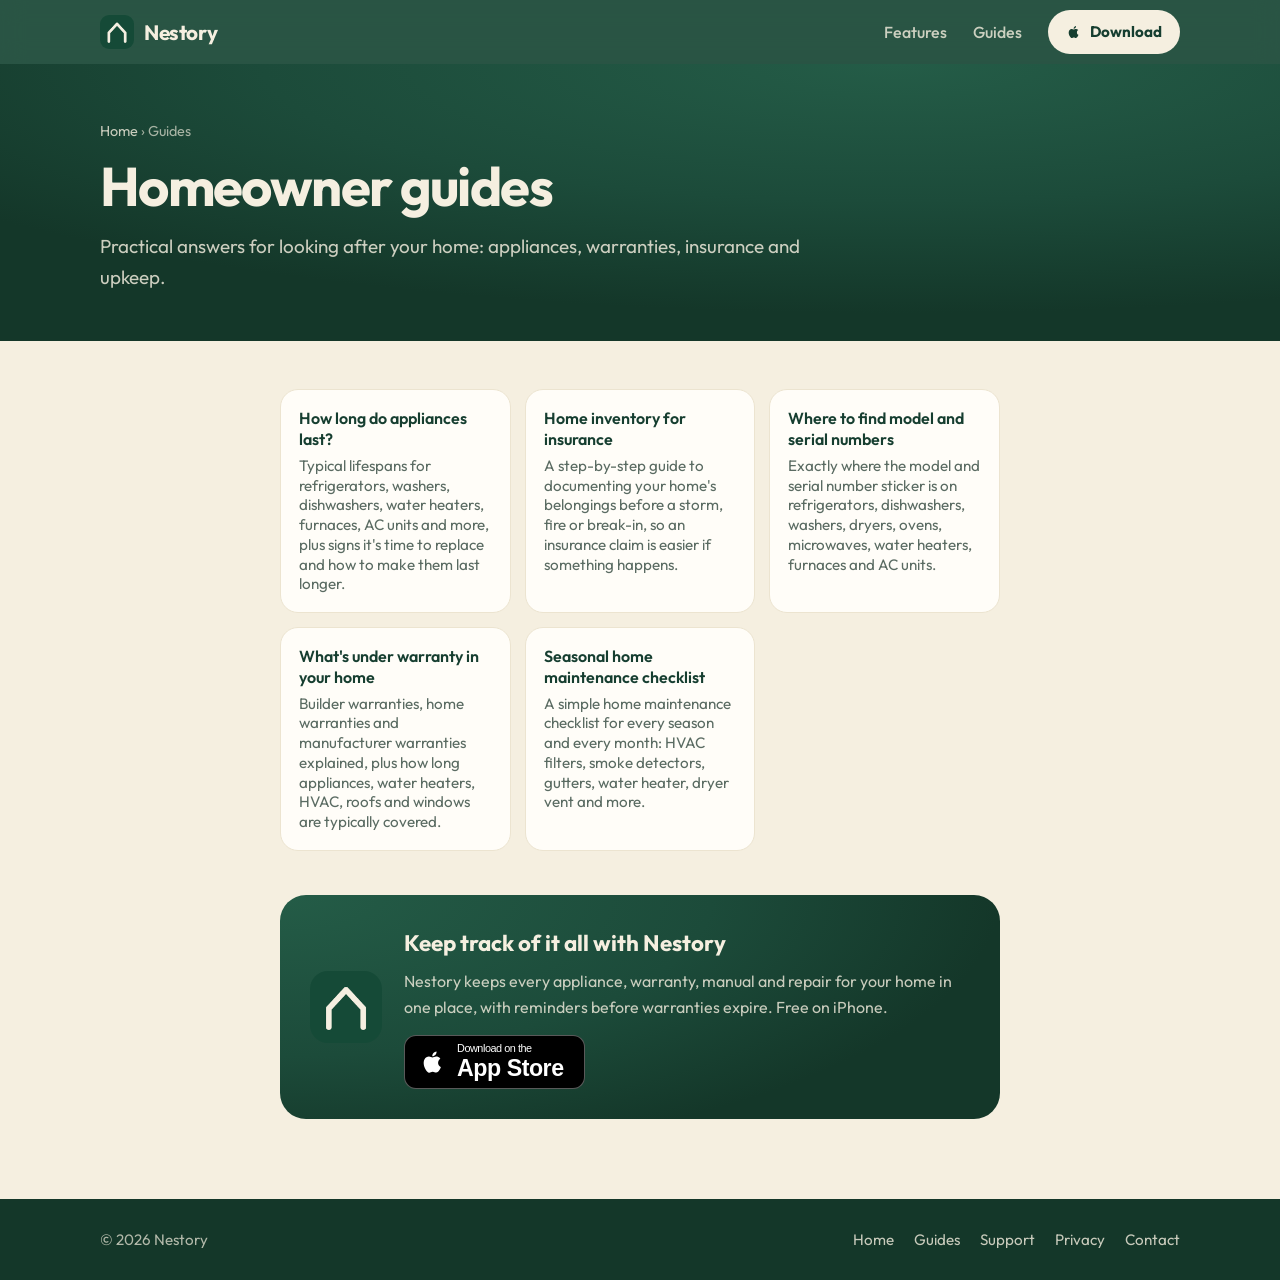
<file: guides/index.html>
<!doctype html>
<html lang="en">
<head>
<meta charset="utf-8">
<meta name="viewport" content="width=device-width, initial-scale=1">
<title>Homeowner Guides: Appliances, Warranties and Home Inventory | Nestory</title>
<meta name="description" content="Practical guides for homeowners: appliance lifespans, home inventory for insurance, model and serial numbers, warranties and seasonal maintenance.">
<link rel="canonical" href="https://trynestory.com/guides/">
<meta name="apple-itunes-app" content="app-id=6826665963">
<meta property="og:site_name" content="Nestory">
<meta property="og:type" content="article">
<meta property="og:title" content="Homeowner Guides: Appliances, Warranties and Home Inventory | Nestory">
<meta property="og:description" content="Practical guides for homeowners: appliance lifespans, home inventory for insurance, model and serial numbers, warranties and seasonal maintenance.">
<meta property="og:image" content="https://trynestory.com/img/og.jpg">
<meta property="og:url" content="https://trynestory.com/guides/">
<meta name="twitter:card" content="summary_large_image">
<link rel="icon" href="/favicon.png">
<link rel="apple-touch-icon" href="/apple-touch-icon.png">
<link rel="preconnect" href="https://fonts.googleapis.com">
<link rel="preconnect" href="https://fonts.gstatic.com" crossorigin>
<link href="https://fonts.googleapis.com/css2?family=Outfit:wght@400;500;600;700&display=swap" rel="stylesheet">
<link rel="stylesheet" href="/guides/guide.css">
<script type="application/ld+json">
{
  "@context": "https://schema.org",
  "@graph": [
    {
      "@type": "CollectionPage",
      "name": "Homeowner guides",
      "url": "https://trynestory.com/guides/",
      "description": "Practical guides for homeowners from Nestory."
    },
    {
      "@type": "BreadcrumbList",
      "itemListElement": [
        {
          "@type": "ListItem",
          "position": 1,
          "name": "Home",
          "item": "https://trynestory.com/"
        },
        {
          "@type": "ListItem",
          "position": 2,
          "name": "Guides",
          "item": "https://trynestory.com/guides/"
        }
      ]
    }
  ]
}
</script>
</head>
<body>
<header><div class="wrap">
  <a class="brand" href="/"><img src="/img/icon.png" alt="">Nestory</a>
  <nav>
    <a class="link" href="/#features">Features</a>
    <a class="link" href="/guides/">Guides</a>
    <a class="btn" href="https://apps.apple.com/app/id6826665963"><svg viewBox="0 0 24 24" fill="currentColor" aria-hidden="true"><path d="M16.37 12.6c-.02-2.3 1.88-3.4 1.96-3.46-1.07-1.56-2.73-1.78-3.32-1.8-1.41-.14-2.76.83-3.48.83-.72 0-1.82-.81-3-.79-1.54.02-2.96.9-3.76 2.27-1.6 2.78-.41 6.9 1.15 9.16.76 1.1 1.67 2.34 2.86 2.3 1.15-.05 1.58-.74 2.97-.74 1.38 0 1.78.74 2.99.72 1.24-.02 2.02-1.12 2.77-2.23.87-1.28 1.23-2.52 1.25-2.58-.03-.01-2.4-.92-2.42-3.66zM14.1 5.86c.63-.77 1.06-1.83.94-2.89-.91.04-2.02.61-2.67 1.37-.58.67-1.1 1.76-.96 2.8 1.02.08 2.06-.52 2.69-1.28z"/></svg>Download</a>
  </nav>
</div></header>
<div class="hero"><div class="wrap">
  <div class="crumbs"><a href="/">Home</a> › Guides</div>
  <h1>Homeowner guides</h1>
  <p class="lede">Practical answers for looking after your home: appliances, warranties, insurance and upkeep.</p>
  
</div></div>
<section class="more" style="padding-top:48px"><div class="cards"><a href="/guides/how-long-do-appliances-last.html">How long do appliances last?<span>Typical lifespans for refrigerators, washers, dishwashers, water heaters, furnaces, AC units and more, plus signs it&#x27;s time to replace and how to make them last longer.</span></a><a href="/guides/home-inventory-for-insurance.html">Home inventory for insurance<span>A step-by-step guide to documenting your home&#x27;s belongings before a storm, fire or break-in, so an insurance claim is easier if something happens.</span></a><a href="/guides/find-model-serial-number.html">Where to find model and serial numbers<span>Exactly where the model and serial number sticker is on refrigerators, dishwashers, washers, dryers, ovens, microwaves, water heaters, furnaces and AC units.</span></a><a href="/guides/new-home-warranties.html">What&#x27;s under warranty in your home<span>Builder warranties, home warranties and manufacturer warranties explained, plus how long appliances, water heaters, HVAC, roofs and windows are typically covered.</span></a><a href="/guides/seasonal-home-maintenance-checklist.html">Seasonal home maintenance checklist<span>A simple home maintenance checklist for every season and every month: HVAC filters, smoke detectors, gutters, water heater, dryer vent and more.</span></a></div><div class="cta"><img class="icon" src="/img/icon.png" alt="Nestory app icon"><div>
<h3>Keep track of it all with Nestory</h3>
<p>Nestory keeps every appliance, warranty, manual and repair for your home in one place, with reminders before warranties expire. Free on iPhone.</p>
<a class="badge" href="https://apps.apple.com/app/id6826665963" aria-label="Download Nestory on the App Store"><svg viewBox="0 0 24 24" fill="currentColor" aria-hidden="true"><path d="M16.37 12.6c-.02-2.3 1.88-3.4 1.96-3.46-1.07-1.56-2.73-1.78-3.32-1.8-1.41-.14-2.76.83-3.48.83-.72 0-1.82-.81-3-.79-1.54.02-2.96.9-3.76 2.27-1.6 2.78-.41 6.9 1.15 9.16.76 1.1 1.67 2.34 2.86 2.3 1.15-.05 1.58-.74 2.97-.74 1.38 0 1.78.74 2.99.72 1.24-.02 2.02-1.12 2.77-2.23.87-1.28 1.23-2.52 1.25-2.58-.03-.01-2.4-.92-2.42-3.66zM14.1 5.86c.63-.77 1.06-1.83.94-2.89-.91.04-2.02.61-2.67 1.37-.58.67-1.1 1.76-.96 2.8 1.02.08 2.06-.52 2.69-1.28z"/></svg><span><small>Download on the</small>App Store</span></a>
</div></div></section>
<footer><div class="wrap">
  <span>© 2026 Nestory</span>
  <nav>
    <a href="/">Home</a>
    <a href="/guides/">Guides</a>
    <a href="/support.html">Support</a>
    <a href="/privacy.html">Privacy</a>
    <a href="mailto:hello.nestory.app@gmail.com">Contact</a>
  </nav>
</div></footer>
</body>
</html>
</file>
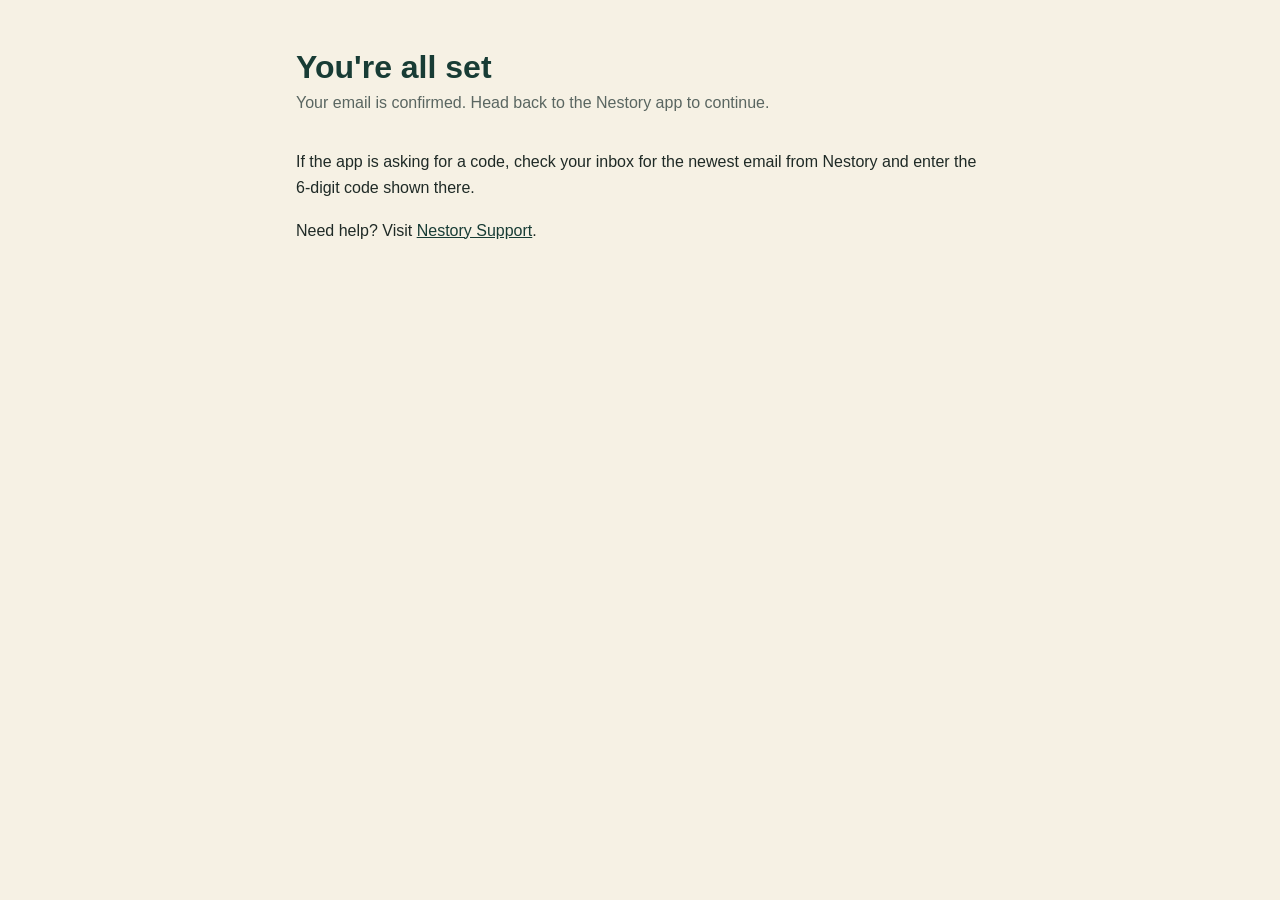
<file: confirmed.html>
<!doctype html>
<html lang="en">
<head>
<meta charset="utf-8">
<meta name="viewport" content="width=device-width, initial-scale=1">
<meta name="robots" content="noindex">
<title>Email Confirmed</title>
<style>
  :root {
    --bg: #F6F1E4;
    --text: #1F2A26;
    --muted: #5A6661;
    --accent: #183C35;
    --rule: #DCD3BE;
  }
  @media (prefers-color-scheme: dark) {
    :root {
      --bg: #12251F;
      --text: #EDE6D3;
      --muted: #A9B3AD;
      --accent: #D9CFA9;
      --rule: #2B4139;
    }
  }
  * { box-sizing: border-box; }
  body {
    margin: 0;
    background: var(--bg);
    color: var(--text);
    font: 16px/1.65 -apple-system, BlinkMacSystemFont, "Segoe UI", Roboto, Helvetica, Arial, sans-serif;
  }
  main { max-width: 720px; margin: 0 auto; padding: 48px 16px 80px; }
  h1 { color: var(--accent); font-size: 2rem; line-height: 1.2; margin: 0 0 4px; }
  .lede { color: var(--muted); margin: 0 0 32px; }
  h2 { color: var(--accent); font-size: 1.2rem; margin: 40px 0 8px; padding-top: 24px; border-top: 1px solid var(--rule); }
  h3 { font-size: 1rem; margin: 20px 0 4px; }
  a { color: var(--accent); }
</style>
</head>
<body>
<main>
  <h1>You're all set</h1>
  <p class="lede">Your email is confirmed. Head back to the Nestory app to continue.</p>
  <p>If the app is asking for a code, check your inbox for the newest email from Nestory and enter the 6-digit code shown there.</p>
  <p>Need help? Visit <a href="support.html">Nestory Support</a>.</p>
</main>
</body>
</html>
</file>
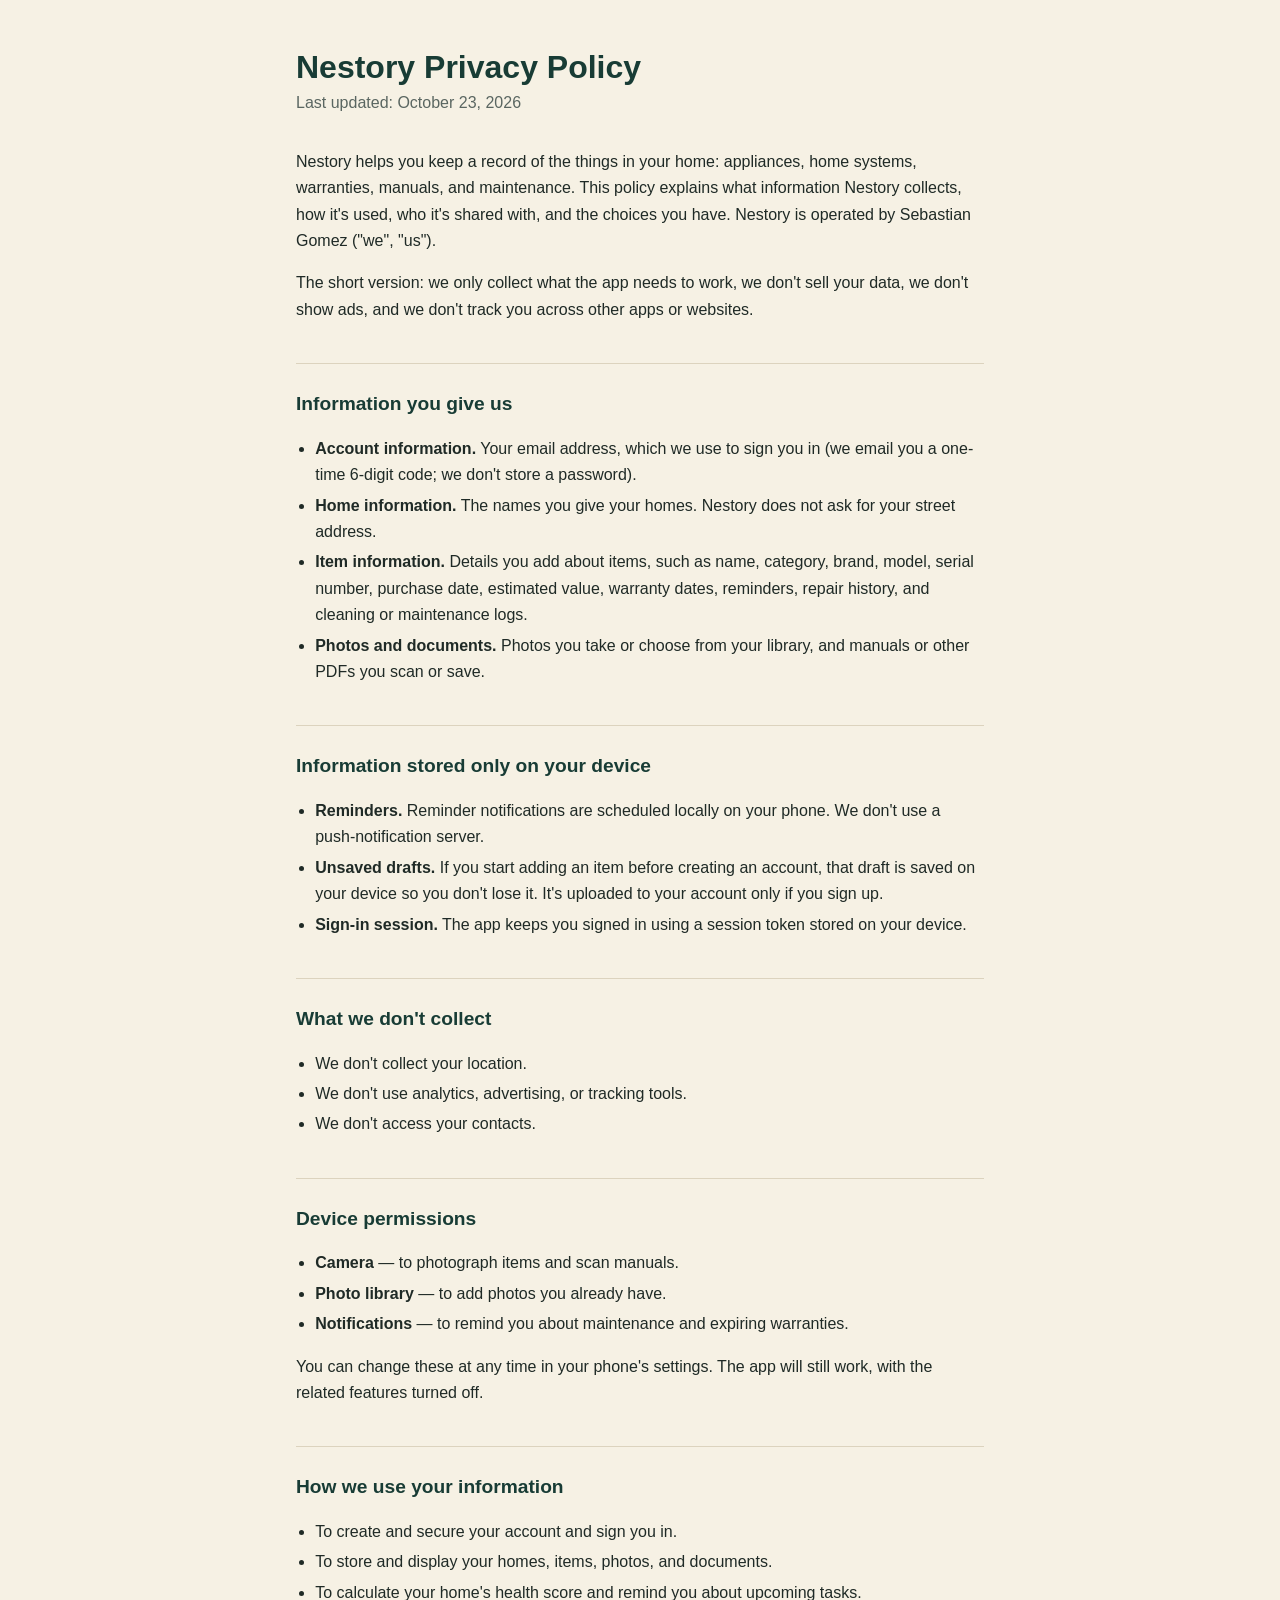
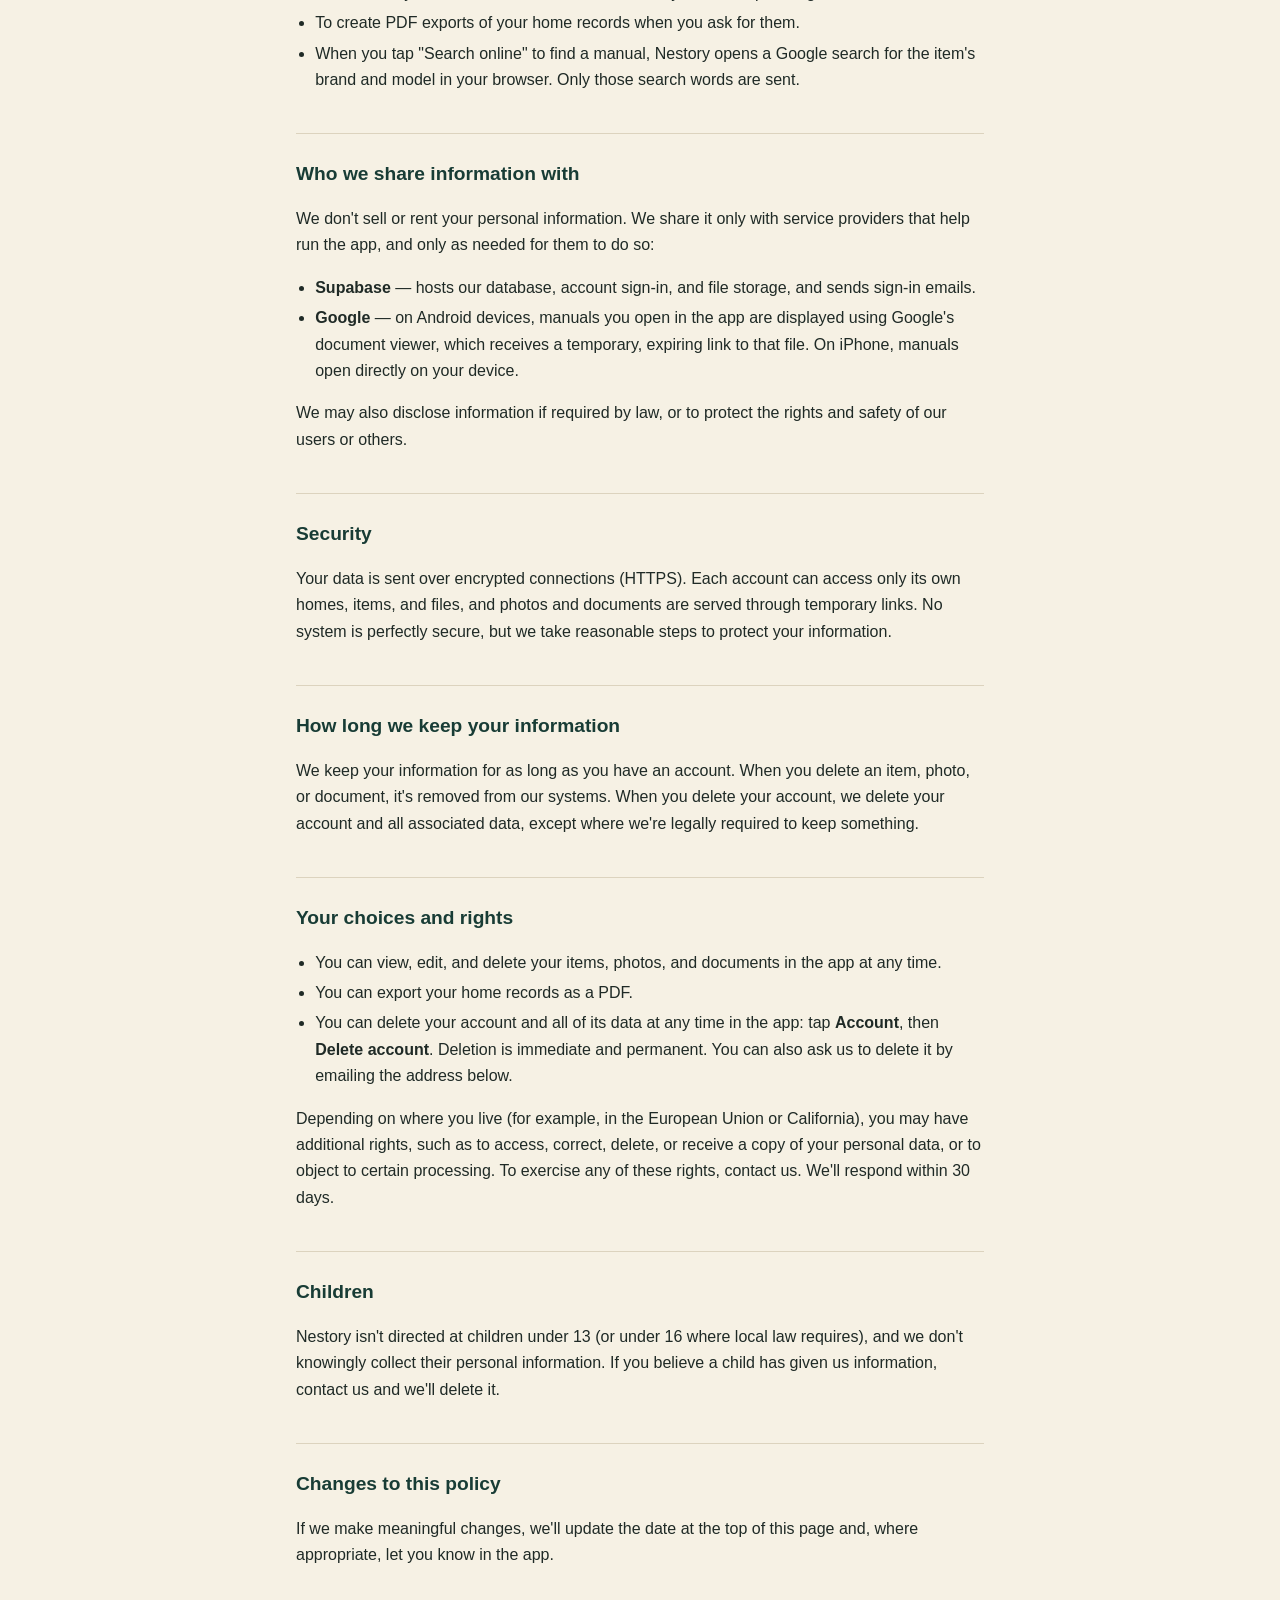
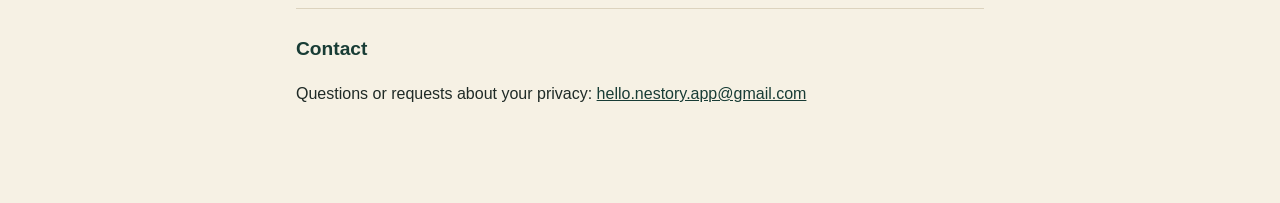
<file: privacy.html>
<!doctype html>
<html lang="en">
<head>
<meta charset="utf-8">
<link rel="canonical" href="https://trynestory.com/privacy.html">
<meta name="viewport" content="width=device-width, initial-scale=1">
<title>Nestory Privacy Policy</title>
<style>
  :root {
    --bg: #F6F1E4;
    --text: #1F2A26;
    --muted: #5A6661;
    --accent: #183C35;
    --rule: #DCD3BE;
  }
  @media (prefers-color-scheme: dark) {
    :root {
      --bg: #12251F;
      --text: #EDE6D3;
      --muted: #A9B3AD;
      --accent: #D9CFA9;
      --rule: #2B4139;
    }
  }
  * { box-sizing: border-box; }
  body {
    margin: 0;
    background: var(--bg);
    color: var(--text);
    font: 16px/1.65 -apple-system, BlinkMacSystemFont, "Segoe UI", Roboto, Helvetica, Arial, sans-serif;
  }
  main { max-width: 720px; margin: 0 auto; padding: 48px 16px 80px; }
  h1 { color: var(--accent); font-size: 2rem; line-height: 1.2; margin: 0 0 4px; }
  .updated { color: var(--muted); margin: 0 0 32px; }
  h2 { color: var(--accent); font-size: 1.2rem; margin: 40px 0 8px; padding-top: 24px; border-top: 1px solid var(--rule); }
  ul { padding-left: 1.2em; }
  li { margin: 4px 0; }
  a { color: var(--accent); }
</style>
</head>
<body>
<main>
  <h1>Nestory Privacy Policy</h1>
  <p class="updated">Last updated: October 23, 2026</p>

  <p>Nestory helps you keep a record of the things in your home: appliances, home systems, warranties, manuals, and maintenance. This policy explains what information Nestory collects, how it's used, who it's shared with, and the choices you have. Nestory is operated by Sebastian Gomez ("we", "us").</p>
  <p>The short version: we only collect what the app needs to work, we don't sell your data, we don't show ads, and we don't track you across other apps or websites.</p>

  <h2>Information you give us</h2>
  <ul>
    <li><strong>Account information.</strong> Your email address, which we use to sign you in (we email you a one-time 6-digit code; we don't store a password).</li>
    <li><strong>Home information.</strong> The names you give your homes. Nestory does not ask for your street address.</li>
    <li><strong>Item information.</strong> Details you add about items, such as name, category, brand, model, serial number, purchase date, estimated value, warranty dates, reminders, repair history, and cleaning or maintenance logs.</li>
    <li><strong>Photos and documents.</strong> Photos you take or choose from your library, and manuals or other PDFs you scan or save.</li>
  </ul>

  <h2>Information stored only on your device</h2>
  <ul>
    <li><strong>Reminders.</strong> Reminder notifications are scheduled locally on your phone. We don't use a push-notification server.</li>
    <li><strong>Unsaved drafts.</strong> If you start adding an item before creating an account, that draft is saved on your device so you don't lose it. It's uploaded to your account only if you sign up.</li>
    <li><strong>Sign-in session.</strong> The app keeps you signed in using a session token stored on your device.</li>
  </ul>

  <h2>What we don't collect</h2>
  <ul>
    <li>We don't collect your location.</li>
    <li>We don't use analytics, advertising, or tracking tools.</li>
    <li>We don't access your contacts.</li>
  </ul>

  <h2>Device permissions</h2>
  <ul>
    <li><strong>Camera</strong> — to photograph items and scan manuals.</li>
    <li><strong>Photo library</strong> — to add photos you already have.</li>
    <li><strong>Notifications</strong> — to remind you about maintenance and expiring warranties.</li>
  </ul>
  <p>You can change these at any time in your phone's settings. The app will still work, with the related features turned off.</p>

  <h2>How we use your information</h2>
  <ul>
    <li>To create and secure your account and sign you in.</li>
    <li>To store and display your homes, items, photos, and documents.</li>
    <li>To calculate your home's health score and remind you about upcoming tasks.</li>
    <li>To create PDF exports of your home records when you ask for them.</li>
    <li>When you tap "Search online" to find a manual, Nestory opens a Google search for the item's brand and model in your browser. Only those search words are sent.</li>
  </ul>

  <h2>Who we share information with</h2>
  <p>We don't sell or rent your personal information. We share it only with service providers that help run the app, and only as needed for them to do so:</p>
  <ul>
    <li><strong>Supabase</strong> — hosts our database, account sign-in, and file storage, and sends sign-in emails.</li>
    <li><strong>Google</strong> — on Android devices, manuals you open in the app are displayed using Google's document viewer, which receives a temporary, expiring link to that file. On iPhone, manuals open directly on your device.</li>
  </ul>
  <p>We may also disclose information if required by law, or to protect the rights and safety of our users or others.</p>

  <h2>Security</h2>
  <p>Your data is sent over encrypted connections (HTTPS). Each account can access only its own homes, items, and files, and photos and documents are served through temporary links. No system is perfectly secure, but we take reasonable steps to protect your information.</p>

  <h2>How long we keep your information</h2>
  <p>We keep your information for as long as you have an account. When you delete an item, photo, or document, it's removed from our systems. When you delete your account, we delete your account and all associated data, except where we're legally required to keep something.</p>

  <h2>Your choices and rights</h2>
  <ul>
    <li>You can view, edit, and delete your items, photos, and documents in the app at any time.</li>
    <li>You can export your home records as a PDF.</li>
    <li>You can delete your account and all of its data at any time in the app: tap <strong>Account</strong>, then <strong>Delete account</strong>. Deletion is immediate and permanent. You can also ask us to delete it by emailing the address below.</li>
  </ul>
  <p>Depending on where you live (for example, in the European Union or California), you may have additional rights, such as to access, correct, delete, or receive a copy of your personal data, or to object to certain processing. To exercise any of these rights, contact us. We'll respond within 30 days.</p>

  <h2>Children</h2>
  <p>Nestory isn't directed at children under 13 (or under 16 where local law requires), and we don't knowingly collect their personal information. If you believe a child has given us information, contact us and we'll delete it.</p>

  <h2>Changes to this policy</h2>
  <p>If we make meaningful changes, we'll update the date at the top of this page and, where appropriate, let you know in the app.</p>

  <h2>Contact</h2>
  <p>Questions or requests about your privacy: <a href="mailto:hello.nestory.app@gmail.com">hello.nestory.app@gmail.com</a></p>
</main>
</body>
</html>
</file>
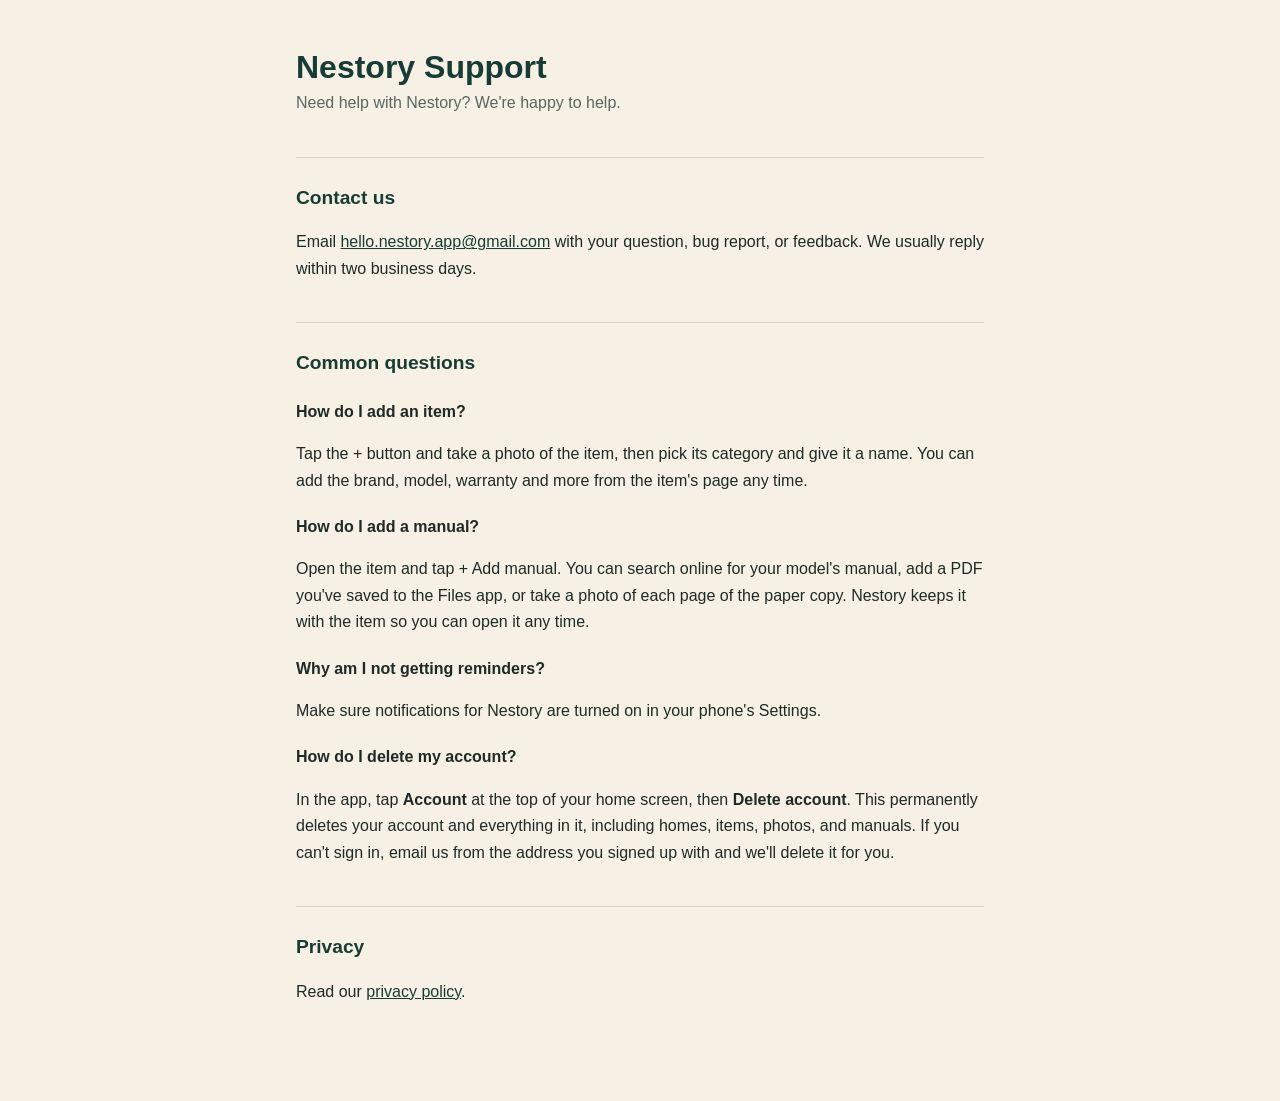
<file: support.html>
<!doctype html>
<html lang="en">
<head>
<meta charset="utf-8">
<link rel="canonical" href="https://trynestory.com/support.html">
<meta name="viewport" content="width=device-width, initial-scale=1">
<title>Nestory Support</title>
<style>
  :root {
    --bg: #F6F1E4;
    --text: #1F2A26;
    --muted: #5A6661;
    --accent: #183C35;
    --rule: #DCD3BE;
  }
  @media (prefers-color-scheme: dark) {
    :root {
      --bg: #12251F;
      --text: #EDE6D3;
      --muted: #A9B3AD;
      --accent: #D9CFA9;
      --rule: #2B4139;
    }
  }
  * { box-sizing: border-box; }
  body {
    margin: 0;
    background: var(--bg);
    color: var(--text);
    font: 16px/1.65 -apple-system, BlinkMacSystemFont, "Segoe UI", Roboto, Helvetica, Arial, sans-serif;
  }
  main { max-width: 720px; margin: 0 auto; padding: 48px 16px 80px; }
  h1 { color: var(--accent); font-size: 2rem; line-height: 1.2; margin: 0 0 4px; }
  .lede { color: var(--muted); margin: 0 0 32px; }
  h2 { color: var(--accent); font-size: 1.2rem; margin: 40px 0 8px; padding-top: 24px; border-top: 1px solid var(--rule); }
  h3 { font-size: 1rem; margin: 20px 0 4px; }
  a { color: var(--accent); }
</style>
</head>
<body>
<main>
  <h1>Nestory Support</h1>
  <p class="lede">Need help with Nestory? We're happy to help.</p>

  <h2>Contact us</h2>
  <p>Email <a href="mailto:hello.nestory.app@gmail.com">hello.nestory.app@gmail.com</a> with your question, bug report, or feedback. We usually reply within two business days.</p>

  <h2>Common questions</h2>

  <h3>How do I add an item?</h3>
  <p>Tap the + button and take a photo of the item, then pick its category and give it a name. You can add the brand, model, warranty and more from the item's page any time.</p>

  <h3>How do I add a manual?</h3>
  <p>Open the item and tap + Add manual. You can search online for your model's manual, add a PDF you've saved to the Files app, or take a photo of each page of the paper copy. Nestory keeps it with the item so you can open it any time.</p>

  <h3>Why am I not getting reminders?</h3>
  <p>Make sure notifications for Nestory are turned on in your phone's Settings.</p>

  <h3>How do I delete my account?</h3>
  <p>In the app, tap <strong>Account</strong> at the top of your home screen, then <strong>Delete account</strong>. This permanently deletes your account and everything in it, including homes, items, photos, and manuals. If you can't sign in, email us from the address you signed up with and we'll delete it for you.</p>

  <h2>Privacy</h2>
  <p>Read our <a href="privacy.html">privacy policy</a>.</p>
</main>
</body>
</html>
</file>
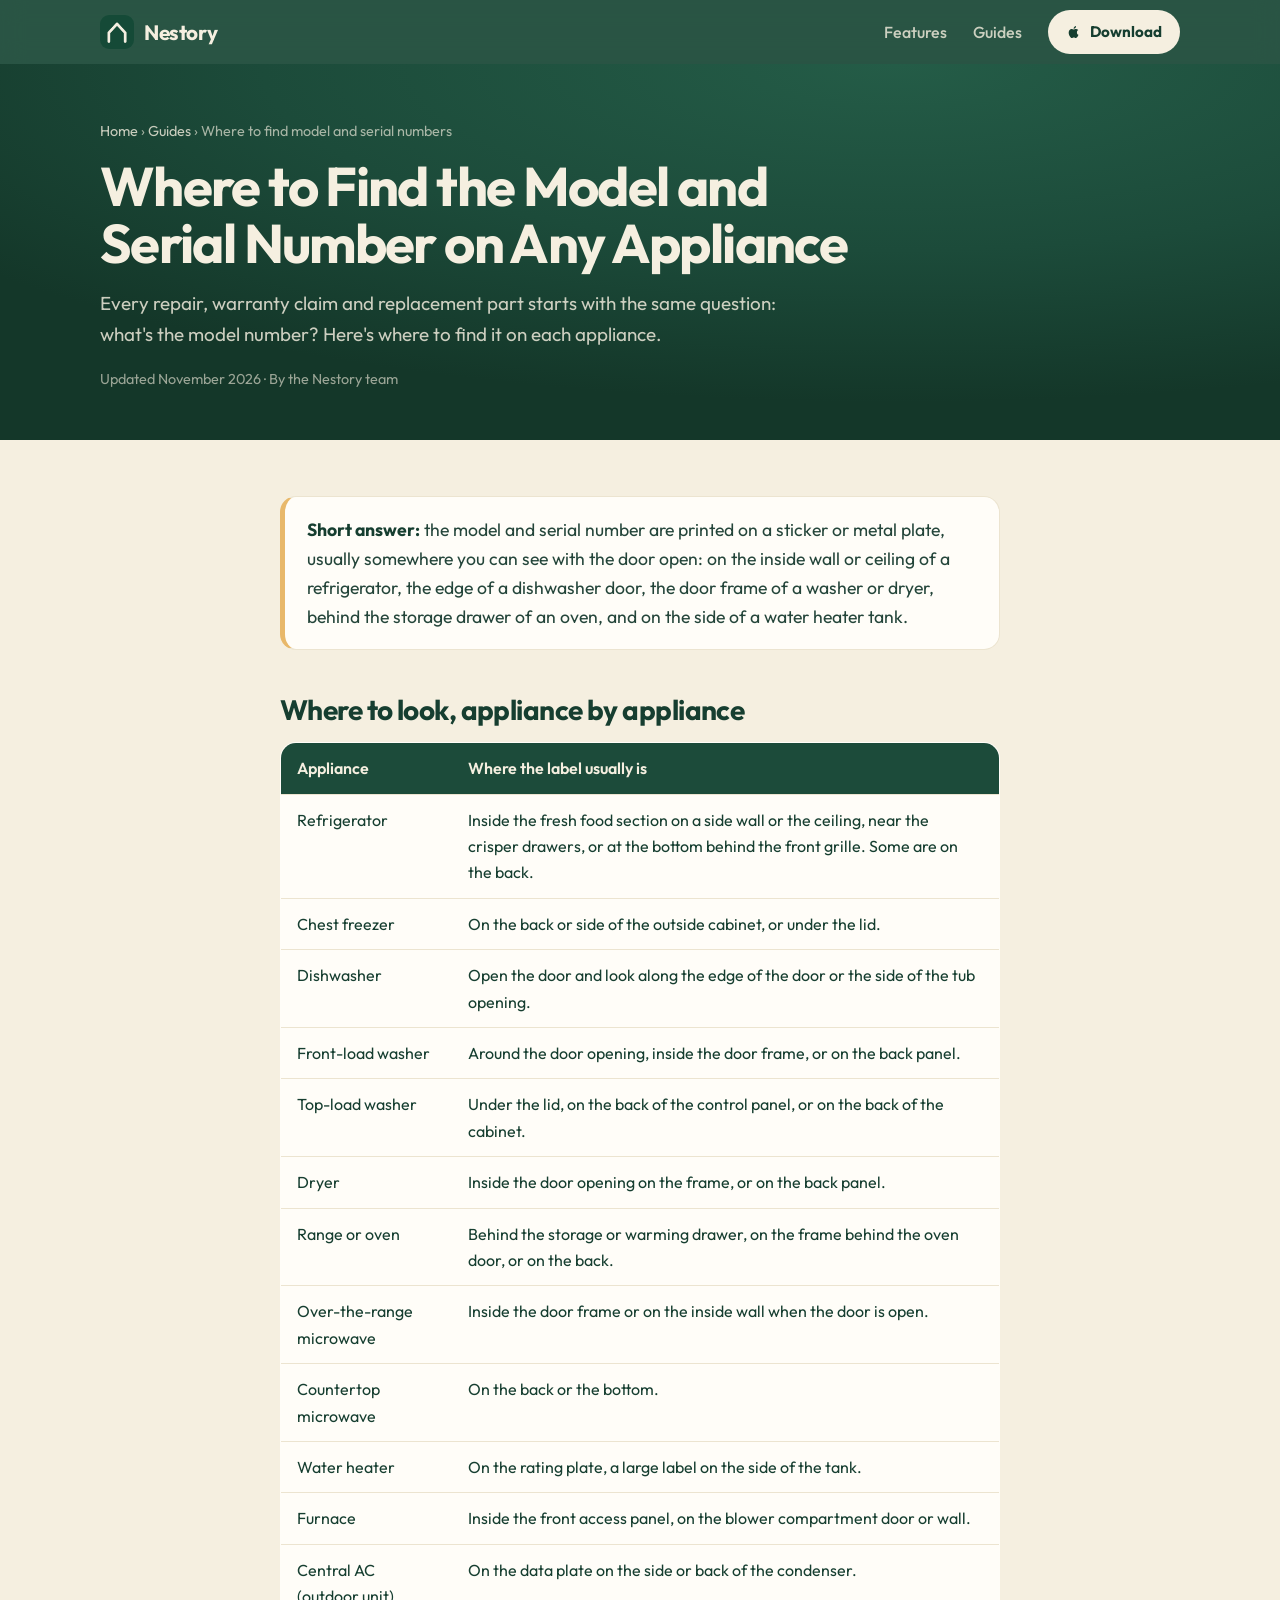
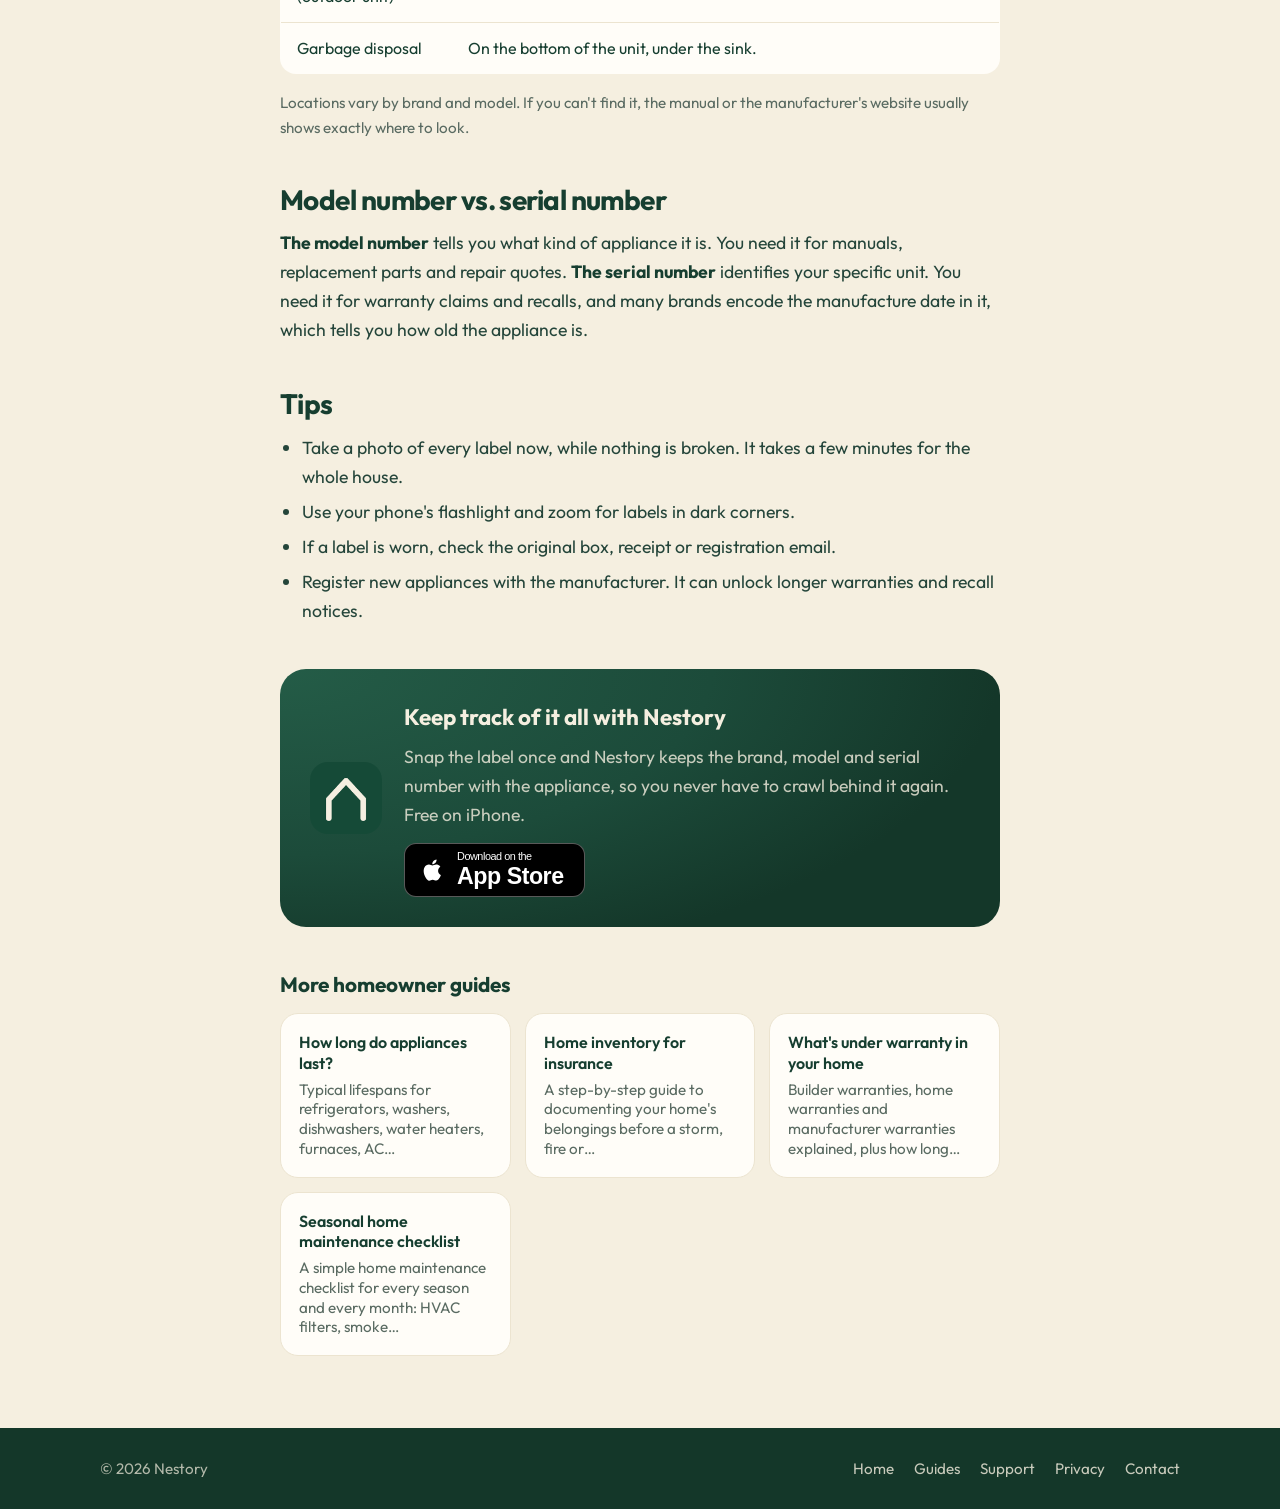
<file: guides/find-model-serial-number.html>
<!doctype html>
<html lang="en">
<head>
<meta charset="utf-8">
<meta name="viewport" content="width=device-width, initial-scale=1">
<title>Where to Find the Model and Serial Number on Any Appliance | Nestory</title>
<meta name="description" content="Exactly where the model and serial number sticker is on refrigerators, dishwashers, washers, dryers, ovens, microwaves, water heaters, furnaces and AC units.">
<link rel="canonical" href="https://trynestory.com/guides/find-model-serial-number.html">
<meta name="apple-itunes-app" content="app-id=6826665963">
<meta property="og:site_name" content="Nestory">
<meta property="og:type" content="article">
<meta property="og:title" content="Where to Find the Model and Serial Number on Any Appliance | Nestory">
<meta property="og:description" content="Exactly where the model and serial number sticker is on refrigerators, dishwashers, washers, dryers, ovens, microwaves, water heaters, furnaces and AC units.">
<meta property="og:image" content="https://trynestory.com/img/og.jpg">
<meta property="og:url" content="https://trynestory.com/guides/find-model-serial-number.html">
<meta name="twitter:card" content="summary_large_image">
<link rel="icon" href="/favicon.png">
<link rel="apple-touch-icon" href="/apple-touch-icon.png">
<link rel="preconnect" href="https://fonts.googleapis.com">
<link rel="preconnect" href="https://fonts.gstatic.com" crossorigin>
<link href="https://fonts.googleapis.com/css2?family=Outfit:wght@400;500;600;700&display=swap" rel="stylesheet">
<link rel="stylesheet" href="/guides/guide.css">
<script type="application/ld+json">
{
  "@context": "https://schema.org",
  "@graph": [
    {
      "@type": "Article",
      "headline": "Where to Find the Model and Serial Number on Any Appliance",
      "description": "Exactly where the model and serial number sticker is on refrigerators, dishwashers, washers, dryers, ovens, microwaves, water heaters, furnaces and AC units.",
      "url": "https://trynestory.com/guides/find-model-serial-number.html",
      "image": "https://trynestory.com/img/og.jpg",
      "datePublished": "2026-11-11",
      "dateModified": "2026-11-11",
      "author": {
        "@type": "Organization",
        "name": "Nestory",
        "url": "https://trynestory.com/"
      },
      "publisher": {
        "@type": "Organization",
        "name": "Nestory",
        "logo": {
          "@type": "ImageObject",
          "url": "https://trynestory.com/img/icon.png"
        }
      },
      "mainEntityOfPage": "https://trynestory.com/guides/find-model-serial-number.html"
    },
    {
      "@type": "BreadcrumbList",
      "itemListElement": [
        {
          "@type": "ListItem",
          "position": 1,
          "name": "Home",
          "item": "https://trynestory.com/"
        },
        {
          "@type": "ListItem",
          "position": 2,
          "name": "Guides",
          "item": "https://trynestory.com/guides/"
        },
        {
          "@type": "ListItem",
          "position": 3,
          "name": "Where to find model and serial numbers",
          "item": "https://trynestory.com/guides/find-model-serial-number.html"
        }
      ]
    }
  ]
}
</script>
</head>
<body>
<header><div class="wrap">
  <a class="brand" href="/"><img src="/img/icon.png" alt="">Nestory</a>
  <nav>
    <a class="link" href="/#features">Features</a>
    <a class="link" href="/guides/">Guides</a>
    <a class="btn" href="https://apps.apple.com/app/id6826665963"><svg viewBox="0 0 24 24" fill="currentColor" aria-hidden="true"><path d="M16.37 12.6c-.02-2.3 1.88-3.4 1.96-3.46-1.07-1.56-2.73-1.78-3.32-1.8-1.41-.14-2.76.83-3.48.83-.72 0-1.82-.81-3-.79-1.54.02-2.96.9-3.76 2.27-1.6 2.78-.41 6.9 1.15 9.16.76 1.1 1.67 2.34 2.86 2.3 1.15-.05 1.58-.74 2.97-.74 1.38 0 1.78.74 2.99.72 1.24-.02 2.02-1.12 2.77-2.23.87-1.28 1.23-2.52 1.25-2.58-.03-.01-2.4-.92-2.42-3.66zM14.1 5.86c.63-.77 1.06-1.83.94-2.89-.91.04-2.02.61-2.67 1.37-.58.67-1.1 1.76-.96 2.8 1.02.08 2.06-.52 2.69-1.28z"/></svg>Download</a>
  </nav>
</div></header>
<div class="hero"><div class="wrap">
  <div class="crumbs"><a href="/">Home</a> › <a href="/guides/">Guides</a> › Where to find model and serial numbers</div>
  <h1>Where to Find the Model and Serial Number on Any Appliance</h1>
  <p class="lede">Every repair, warranty claim and replacement part starts with the same question: what&#x27;s the model number? Here&#x27;s where to find it on each appliance.</p>
  <div class="meta">Updated November 2026 · By the Nestory team</div>
</div></div>
<article>
<div class="answer"><p><strong>Short answer:</strong> the model and serial number are printed on a sticker or metal plate, usually somewhere you can see with the door open: on the inside wall or ceiling of a refrigerator, the edge of a dishwasher door, the door frame of a washer or dryer, behind the storage drawer of an oven, and on the side of a water heater tank.</p></div>

<h2>Where to look, appliance by appliance</h2>
<table>
<tr><th>Appliance</th><th>Where the label usually is</th></tr>
<tr><td>Refrigerator</td><td>Inside the fresh food section on a side wall or the ceiling, near the crisper drawers, or at the bottom behind the front grille. Some are on the back.</td></tr>
<tr><td>Chest freezer</td><td>On the back or side of the outside cabinet, or under the lid.</td></tr>
<tr><td>Dishwasher</td><td>Open the door and look along the edge of the door or the side of the tub opening.</td></tr>
<tr><td>Front-load washer</td><td>Around the door opening, inside the door frame, or on the back panel.</td></tr>
<tr><td>Top-load washer</td><td>Under the lid, on the back of the control panel, or on the back of the cabinet.</td></tr>
<tr><td>Dryer</td><td>Inside the door opening on the frame, or on the back panel.</td></tr>
<tr><td>Range or oven</td><td>Behind the storage or warming drawer, on the frame behind the oven door, or on the back.</td></tr>
<tr><td>Over-the-range microwave</td><td>Inside the door frame or on the inside wall when the door is open.</td></tr>
<tr><td>Countertop microwave</td><td>On the back or the bottom.</td></tr>
<tr><td>Water heater</td><td>On the rating plate, a large label on the side of the tank.</td></tr>
<tr><td>Furnace</td><td>Inside the front access panel, on the blower compartment door or wall.</td></tr>
<tr><td>Central AC (outdoor unit)</td><td>On the data plate on the side or back of the condenser.</td></tr>
<tr><td>Garbage disposal</td><td>On the bottom of the unit, under the sink.</td></tr>
</table>
<p class="note">Locations vary by brand and model. If you can't find it, the manual or the manufacturer's website usually shows exactly where to look.</p>

<h2>Model number vs. serial number</h2>
<p><strong>The model number</strong> tells you what kind of appliance it is. You need it for manuals, replacement parts and repair quotes. <strong>The serial number</strong> identifies your specific unit. You need it for warranty claims and recalls, and many brands encode the manufacture date in it, which tells you how old the appliance is.</p>

<h2>Tips</h2>
<ul>
<li>Take a photo of every label now, while nothing is broken. It takes a few minutes for the whole house.</li>
<li>Use your phone's flashlight and zoom for labels in dark corners.</li>
<li>If a label is worn, check the original box, receipt or registration email.</li>
<li>Register new appliances with the manufacturer. It can unlock longer warranties and recall notices.</li>
</ul>
<div class="cta"><img class="icon" src="/img/icon.png" alt="Nestory app icon"><div>
<h3>Keep track of it all with Nestory</h3>
<p>Snap the label once and Nestory keeps the brand, model and serial number with the appliance, so you never have to crawl behind it again. Free on iPhone.</p>
<a class="badge" href="https://apps.apple.com/app/id6826665963" aria-label="Download Nestory on the App Store"><svg viewBox="0 0 24 24" fill="currentColor" aria-hidden="true"><path d="M16.37 12.6c-.02-2.3 1.88-3.4 1.96-3.46-1.07-1.56-2.73-1.78-3.32-1.8-1.41-.14-2.76.83-3.48.83-.72 0-1.82-.81-3-.79-1.54.02-2.96.9-3.76 2.27-1.6 2.78-.41 6.9 1.15 9.16.76 1.1 1.67 2.34 2.86 2.3 1.15-.05 1.58-.74 2.97-.74 1.38 0 1.78.74 2.99.72 1.24-.02 2.02-1.12 2.77-2.23.87-1.28 1.23-2.52 1.25-2.58-.03-.01-2.4-.92-2.42-3.66zM14.1 5.86c.63-.77 1.06-1.83.94-2.89-.91.04-2.02.61-2.67 1.37-.58.67-1.1 1.76-.96 2.8 1.02.08 2.06-.52 2.69-1.28z"/></svg><span><small>Download on the</small>App Store</span></a>
</div></div></article>
<section class="more"><h2>More homeowner guides</h2><div class="cards"><a href="/guides/how-long-do-appliances-last.html">How long do appliances last?<span>Typical lifespans for refrigerators, washers, dishwashers, water heaters, furnaces, AC…</span></a><a href="/guides/home-inventory-for-insurance.html">Home inventory for insurance<span>A step-by-step guide to documenting your home&#x27;s belongings before a storm, fire or…</span></a><a href="/guides/new-home-warranties.html">What&#x27;s under warranty in your home<span>Builder warranties, home warranties and manufacturer warranties explained, plus how long…</span></a><a href="/guides/seasonal-home-maintenance-checklist.html">Seasonal home maintenance checklist<span>A simple home maintenance checklist for every season and every month: HVAC filters, smoke…</span></a></div></section>
<footer><div class="wrap">
  <span>© 2026 Nestory</span>
  <nav>
    <a href="/">Home</a>
    <a href="/guides/">Guides</a>
    <a href="/support.html">Support</a>
    <a href="/privacy.html">Privacy</a>
    <a href="mailto:hello.nestory.app@gmail.com">Contact</a>
  </nav>
</div></footer>
</body>
</html>
</file>
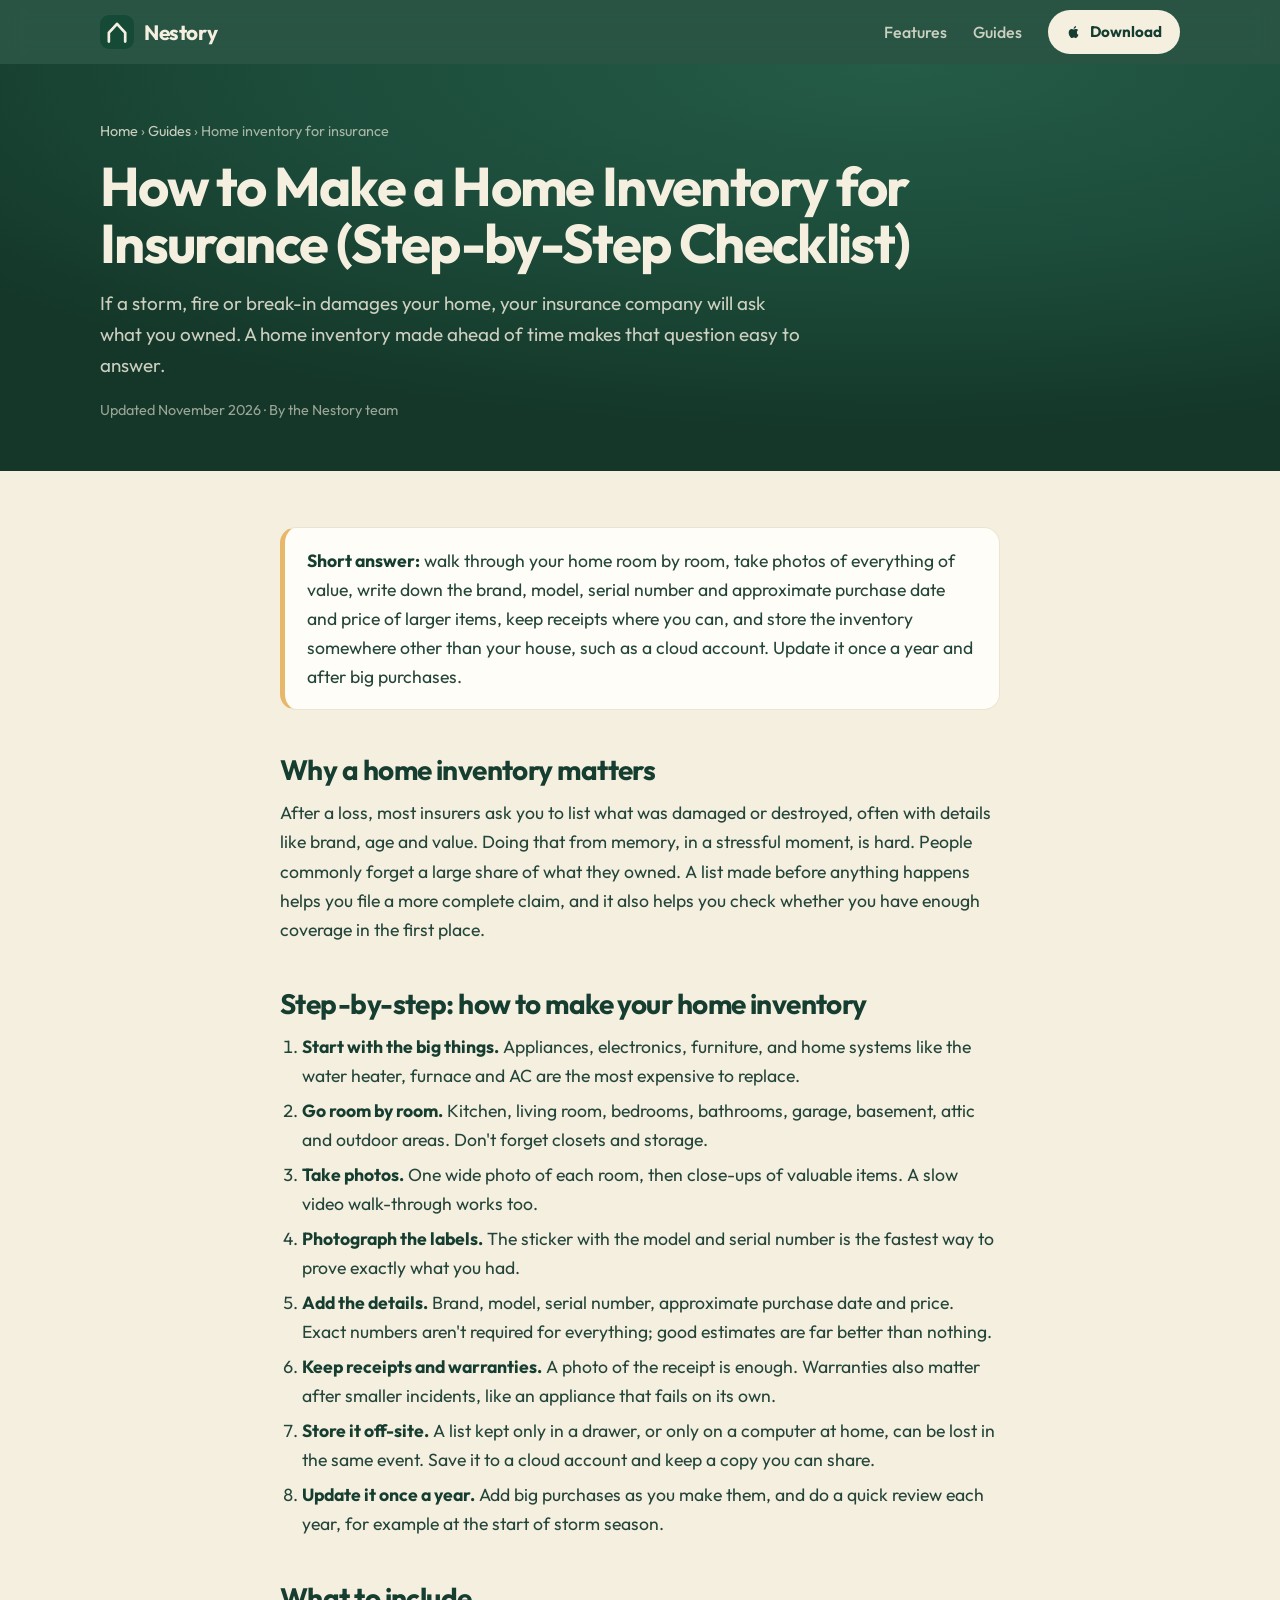
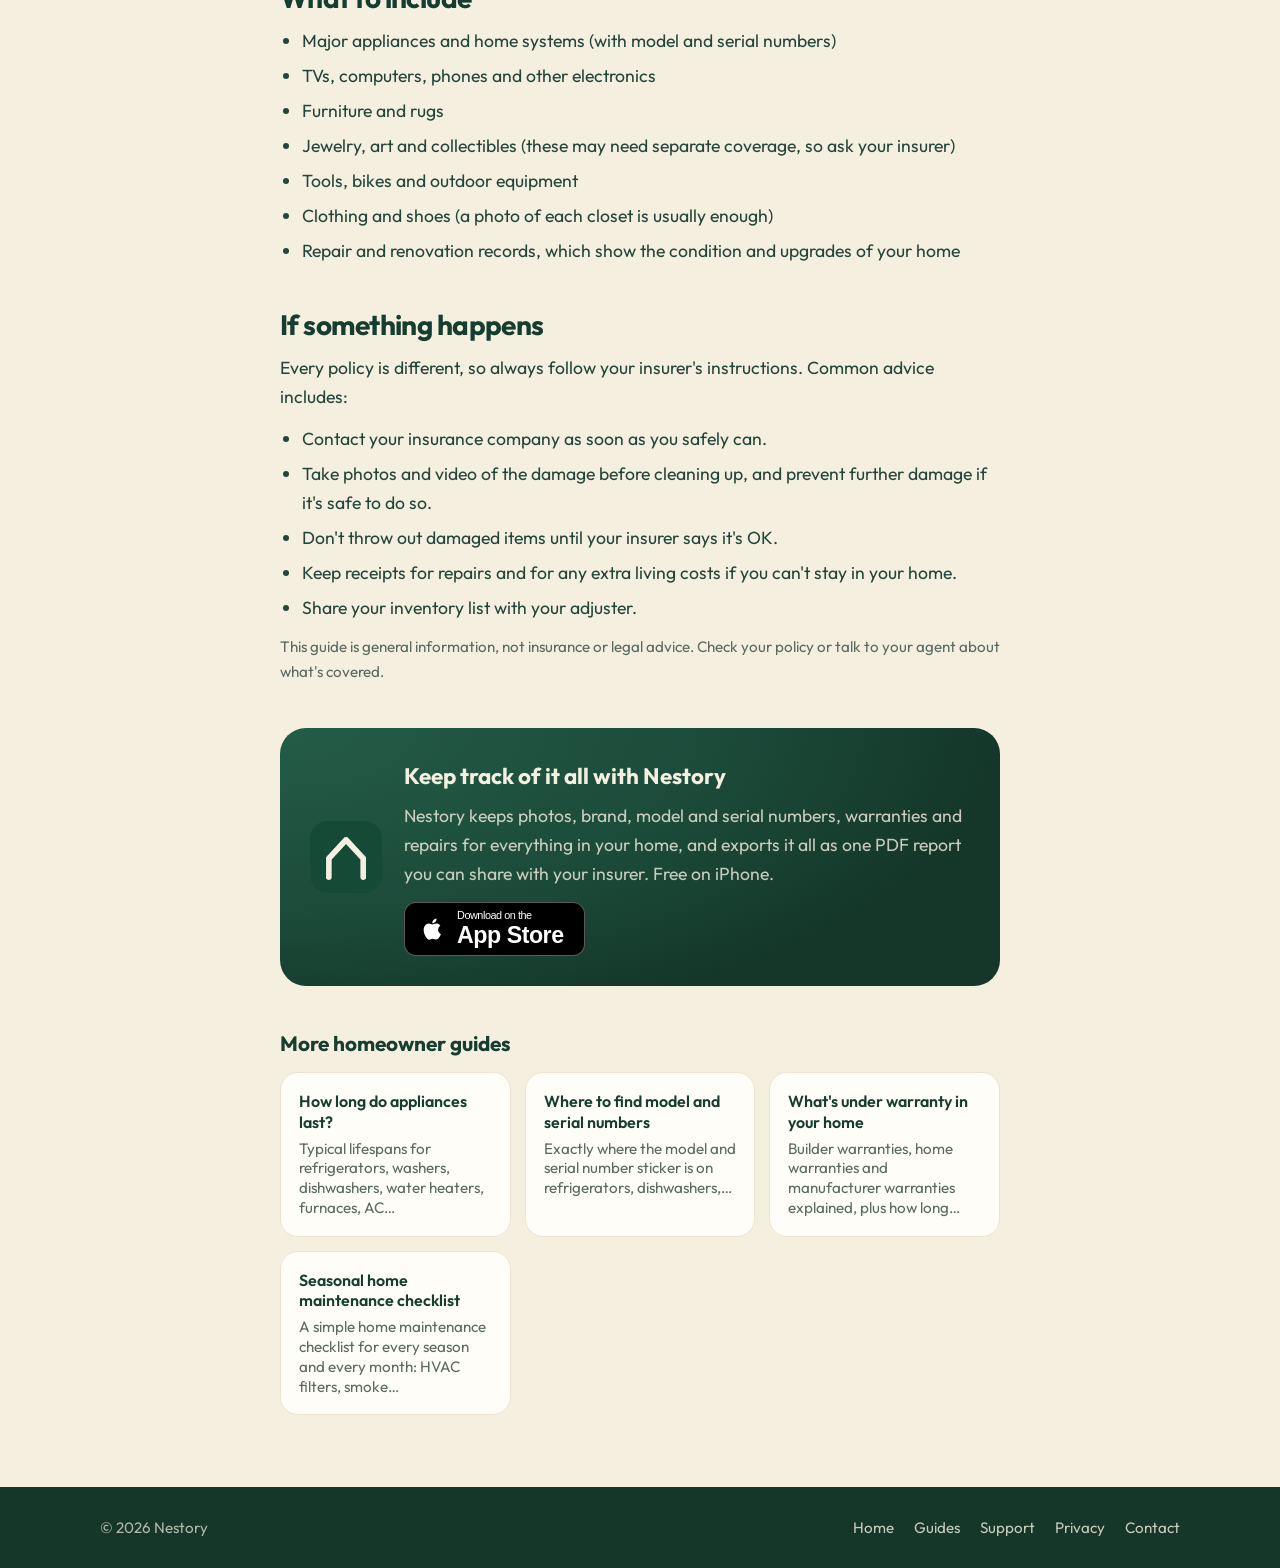
<file: guides/home-inventory-for-insurance.html>
<!doctype html>
<html lang="en">
<head>
<meta charset="utf-8">
<meta name="viewport" content="width=device-width, initial-scale=1">
<title>How to Make a Home Inventory for Insurance (Step-by-Step Checklist) | Nestory</title>
<meta name="description" content="A step-by-step guide to documenting your home&#x27;s belongings before a storm, fire or break-in, so an insurance claim is easier if something happens.">
<link rel="canonical" href="https://trynestory.com/guides/home-inventory-for-insurance.html">
<meta name="apple-itunes-app" content="app-id=6826665963">
<meta property="og:site_name" content="Nestory">
<meta property="og:type" content="article">
<meta property="og:title" content="How to Make a Home Inventory for Insurance (Step-by-Step Checklist) | Nestory">
<meta property="og:description" content="A step-by-step guide to documenting your home&#x27;s belongings before a storm, fire or break-in, so an insurance claim is easier if something happens.">
<meta property="og:image" content="https://trynestory.com/img/og.jpg">
<meta property="og:url" content="https://trynestory.com/guides/home-inventory-for-insurance.html">
<meta name="twitter:card" content="summary_large_image">
<link rel="icon" href="/favicon.png">
<link rel="apple-touch-icon" href="/apple-touch-icon.png">
<link rel="preconnect" href="https://fonts.googleapis.com">
<link rel="preconnect" href="https://fonts.gstatic.com" crossorigin>
<link href="https://fonts.googleapis.com/css2?family=Outfit:wght@400;500;600;700&display=swap" rel="stylesheet">
<link rel="stylesheet" href="/guides/guide.css">
<script type="application/ld+json">
{
  "@context": "https://schema.org",
  "@graph": [
    {
      "@type": "Article",
      "headline": "How to Make a Home Inventory for Insurance (Step-by-Step Checklist)",
      "description": "A step-by-step guide to documenting your home's belongings before a storm, fire or break-in, so an insurance claim is easier if something happens.",
      "url": "https://trynestory.com/guides/home-inventory-for-insurance.html",
      "image": "https://trynestory.com/img/og.jpg",
      "datePublished": "2026-11-11",
      "dateModified": "2026-11-11",
      "author": {
        "@type": "Organization",
        "name": "Nestory",
        "url": "https://trynestory.com/"
      },
      "publisher": {
        "@type": "Organization",
        "name": "Nestory",
        "logo": {
          "@type": "ImageObject",
          "url": "https://trynestory.com/img/icon.png"
        }
      },
      "mainEntityOfPage": "https://trynestory.com/guides/home-inventory-for-insurance.html"
    },
    {
      "@type": "BreadcrumbList",
      "itemListElement": [
        {
          "@type": "ListItem",
          "position": 1,
          "name": "Home",
          "item": "https://trynestory.com/"
        },
        {
          "@type": "ListItem",
          "position": 2,
          "name": "Guides",
          "item": "https://trynestory.com/guides/"
        },
        {
          "@type": "ListItem",
          "position": 3,
          "name": "Home inventory for insurance",
          "item": "https://trynestory.com/guides/home-inventory-for-insurance.html"
        }
      ]
    }
  ]
}
</script>
</head>
<body>
<header><div class="wrap">
  <a class="brand" href="/"><img src="/img/icon.png" alt="">Nestory</a>
  <nav>
    <a class="link" href="/#features">Features</a>
    <a class="link" href="/guides/">Guides</a>
    <a class="btn" href="https://apps.apple.com/app/id6826665963"><svg viewBox="0 0 24 24" fill="currentColor" aria-hidden="true"><path d="M16.37 12.6c-.02-2.3 1.88-3.4 1.96-3.46-1.07-1.56-2.73-1.78-3.32-1.8-1.41-.14-2.76.83-3.48.83-.72 0-1.82-.81-3-.79-1.54.02-2.96.9-3.76 2.27-1.6 2.78-.41 6.9 1.15 9.16.76 1.1 1.67 2.34 2.86 2.3 1.15-.05 1.58-.74 2.97-.74 1.38 0 1.78.74 2.99.72 1.24-.02 2.02-1.12 2.77-2.23.87-1.28 1.23-2.52 1.25-2.58-.03-.01-2.4-.92-2.42-3.66zM14.1 5.86c.63-.77 1.06-1.83.94-2.89-.91.04-2.02.61-2.67 1.37-.58.67-1.1 1.76-.96 2.8 1.02.08 2.06-.52 2.69-1.28z"/></svg>Download</a>
  </nav>
</div></header>
<div class="hero"><div class="wrap">
  <div class="crumbs"><a href="/">Home</a> › <a href="/guides/">Guides</a> › Home inventory for insurance</div>
  <h1>How to Make a Home Inventory for Insurance (Step-by-Step Checklist)</h1>
  <p class="lede">If a storm, fire or break-in damages your home, your insurance company will ask what you owned. A home inventory made ahead of time makes that question easy to answer.</p>
  <div class="meta">Updated November 2026 · By the Nestory team</div>
</div></div>
<article>
<div class="answer"><p><strong>Short answer:</strong> walk through your home room by room, take photos of everything of value, write down the brand, model, serial number and approximate purchase date and price of larger items, keep receipts where you can, and store the inventory somewhere other than your house, such as a cloud account. Update it once a year and after big purchases.</p></div>

<h2>Why a home inventory matters</h2>
<p>After a loss, most insurers ask you to list what was damaged or destroyed, often with details like brand, age and value. Doing that from memory, in a stressful moment, is hard. People commonly forget a large share of what they owned. A list made before anything happens helps you file a more complete claim, and it also helps you check whether you have enough coverage in the first place.</p>

<h2>Step-by-step: how to make your home inventory</h2>
<ol>
<li><strong>Start with the big things.</strong> Appliances, electronics, furniture, and home systems like the water heater, furnace and AC are the most expensive to replace.</li>
<li><strong>Go room by room.</strong> Kitchen, living room, bedrooms, bathrooms, garage, basement, attic and outdoor areas. Don't forget closets and storage.</li>
<li><strong>Take photos.</strong> One wide photo of each room, then close-ups of valuable items. A slow video walk-through works too.</li>
<li><strong>Photograph the labels.</strong> The sticker with the model and serial number is the fastest way to prove exactly what you had.</li>
<li><strong>Add the details.</strong> Brand, model, serial number, approximate purchase date and price. Exact numbers aren't required for everything; good estimates are far better than nothing.</li>
<li><strong>Keep receipts and warranties.</strong> A photo of the receipt is enough. Warranties also matter after smaller incidents, like an appliance that fails on its own.</li>
<li><strong>Store it off-site.</strong> A list kept only in a drawer, or only on a computer at home, can be lost in the same event. Save it to a cloud account and keep a copy you can share.</li>
<li><strong>Update it once a year.</strong> Add big purchases as you make them, and do a quick review each year, for example at the start of storm season.</li>
</ol>

<h2>What to include</h2>
<ul>
<li>Major appliances and home systems (with model and serial numbers)</li>
<li>TVs, computers, phones and other electronics</li>
<li>Furniture and rugs</li>
<li>Jewelry, art and collectibles (these may need separate coverage, so ask your insurer)</li>
<li>Tools, bikes and outdoor equipment</li>
<li>Clothing and shoes (a photo of each closet is usually enough)</li>
<li>Repair and renovation records, which show the condition and upgrades of your home</li>
</ul>

<h2>If something happens</h2>
<p>Every policy is different, so always follow your insurer's instructions. Common advice includes:</p>
<ul>
<li>Contact your insurance company as soon as you safely can.</li>
<li>Take photos and video of the damage before cleaning up, and prevent further damage if it's safe to do so.</li>
<li>Don't throw out damaged items until your insurer says it's OK.</li>
<li>Keep receipts for repairs and for any extra living costs if you can't stay in your home.</li>
<li>Share your inventory list with your adjuster.</li>
</ul>
<p class="note">This guide is general information, not insurance or legal advice. Check your policy or talk to your agent about what's covered.</p>
<div class="cta"><img class="icon" src="/img/icon.png" alt="Nestory app icon"><div>
<h3>Keep track of it all with Nestory</h3>
<p>Nestory keeps photos, brand, model and serial numbers, warranties and repairs for everything in your home, and exports it all as one PDF report you can share with your insurer. Free on iPhone.</p>
<a class="badge" href="https://apps.apple.com/app/id6826665963" aria-label="Download Nestory on the App Store"><svg viewBox="0 0 24 24" fill="currentColor" aria-hidden="true"><path d="M16.37 12.6c-.02-2.3 1.88-3.4 1.96-3.46-1.07-1.56-2.73-1.78-3.32-1.8-1.41-.14-2.76.83-3.48.83-.72 0-1.82-.81-3-.79-1.54.02-2.96.9-3.76 2.27-1.6 2.78-.41 6.9 1.15 9.16.76 1.1 1.67 2.34 2.86 2.3 1.15-.05 1.58-.74 2.97-.74 1.38 0 1.78.74 2.99.72 1.24-.02 2.02-1.12 2.77-2.23.87-1.28 1.23-2.52 1.25-2.58-.03-.01-2.4-.92-2.42-3.66zM14.1 5.86c.63-.77 1.06-1.83.94-2.89-.91.04-2.02.61-2.67 1.37-.58.67-1.1 1.76-.96 2.8 1.02.08 2.06-.52 2.69-1.28z"/></svg><span><small>Download on the</small>App Store</span></a>
</div></div></article>
<section class="more"><h2>More homeowner guides</h2><div class="cards"><a href="/guides/how-long-do-appliances-last.html">How long do appliances last?<span>Typical lifespans for refrigerators, washers, dishwashers, water heaters, furnaces, AC…</span></a><a href="/guides/find-model-serial-number.html">Where to find model and serial numbers<span>Exactly where the model and serial number sticker is on refrigerators, dishwashers,…</span></a><a href="/guides/new-home-warranties.html">What&#x27;s under warranty in your home<span>Builder warranties, home warranties and manufacturer warranties explained, plus how long…</span></a><a href="/guides/seasonal-home-maintenance-checklist.html">Seasonal home maintenance checklist<span>A simple home maintenance checklist for every season and every month: HVAC filters, smoke…</span></a></div></section>
<footer><div class="wrap">
  <span>© 2026 Nestory</span>
  <nav>
    <a href="/">Home</a>
    <a href="/guides/">Guides</a>
    <a href="/support.html">Support</a>
    <a href="/privacy.html">Privacy</a>
    <a href="mailto:hello.nestory.app@gmail.com">Contact</a>
  </nav>
</div></footer>
</body>
</html>
</file>
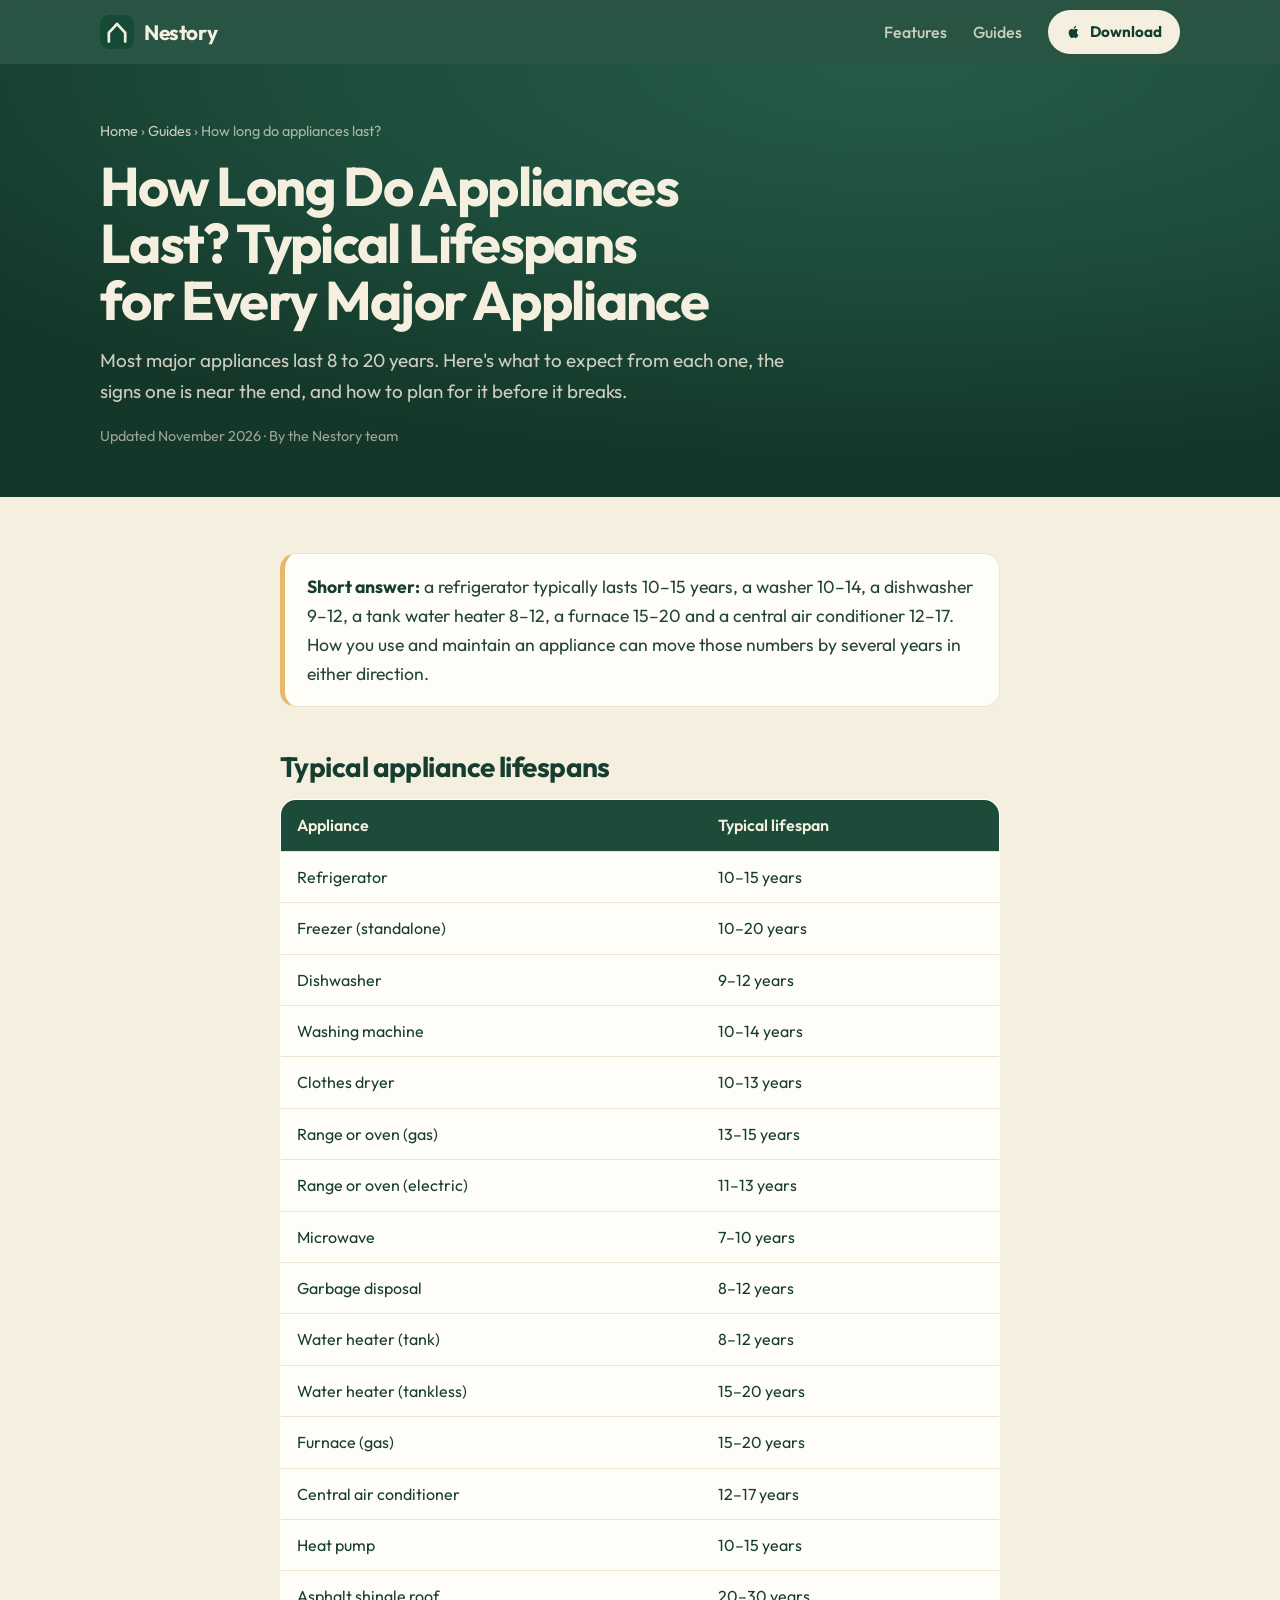
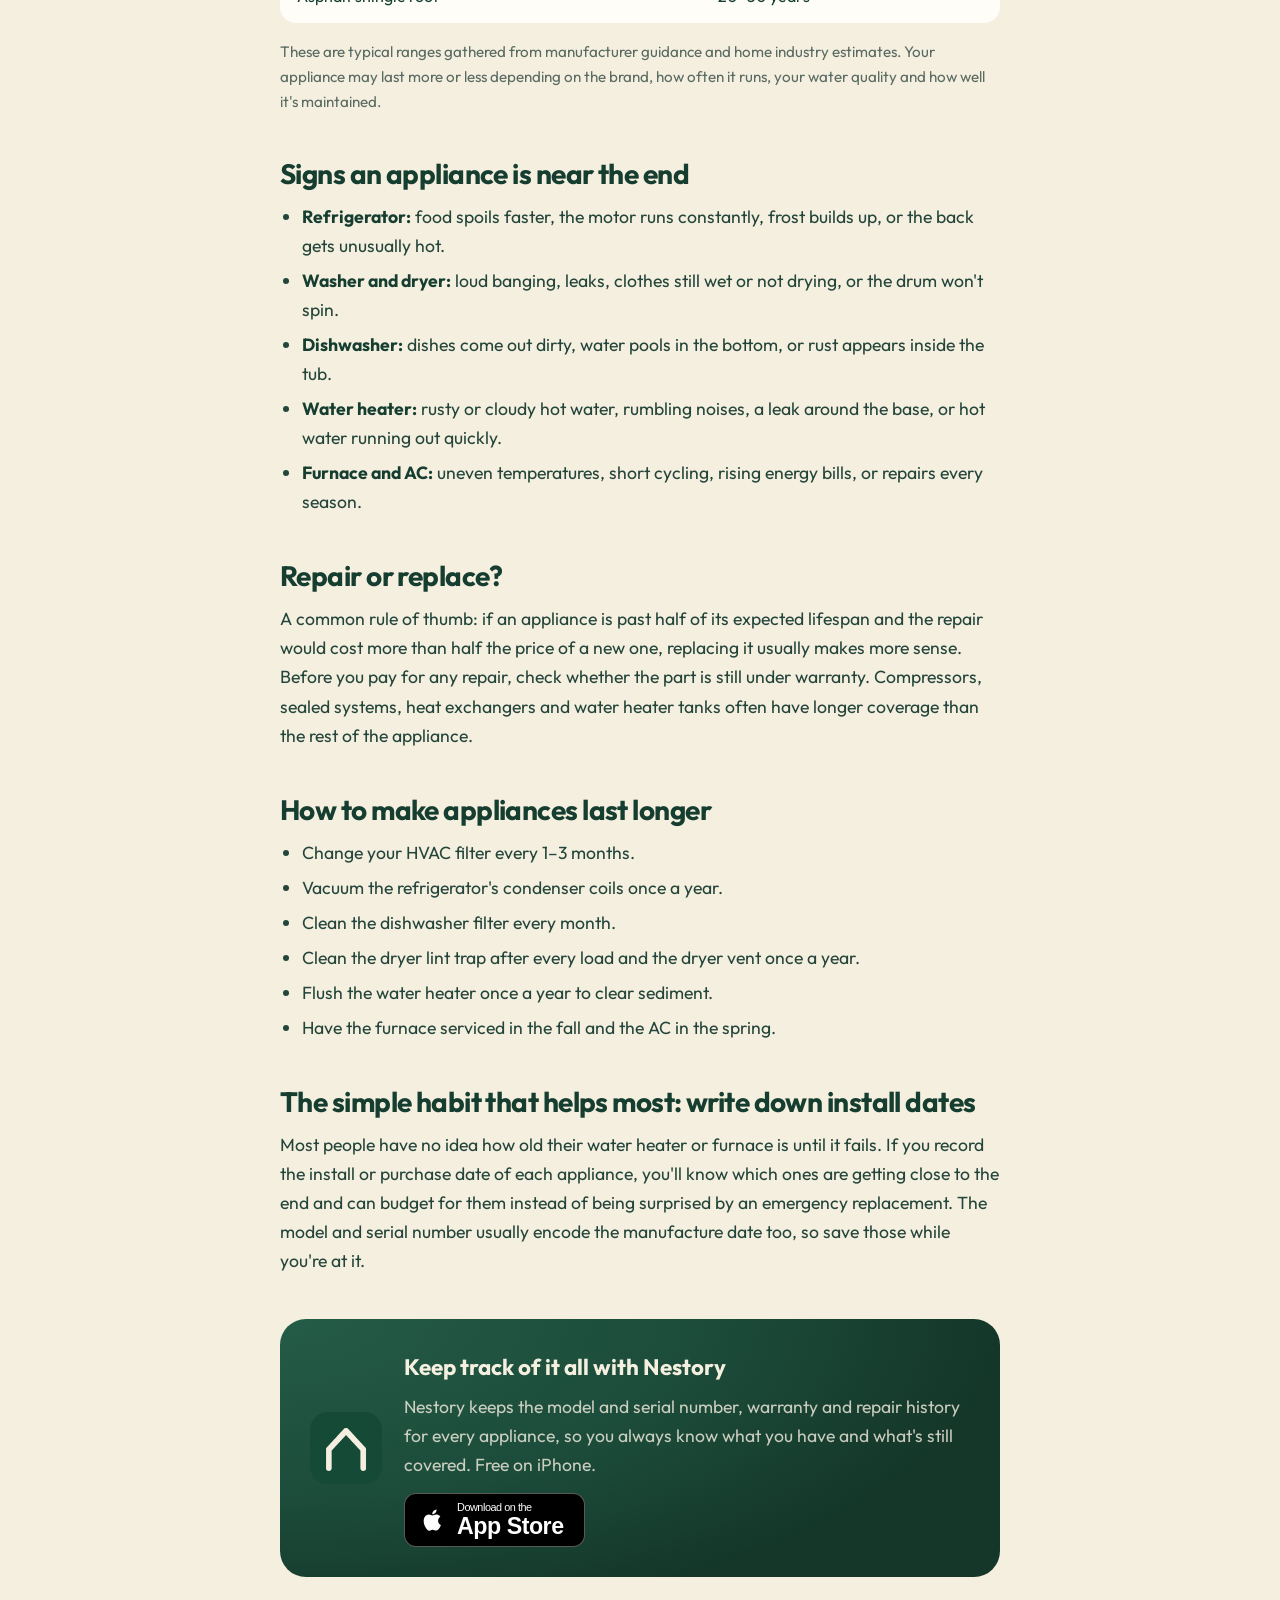
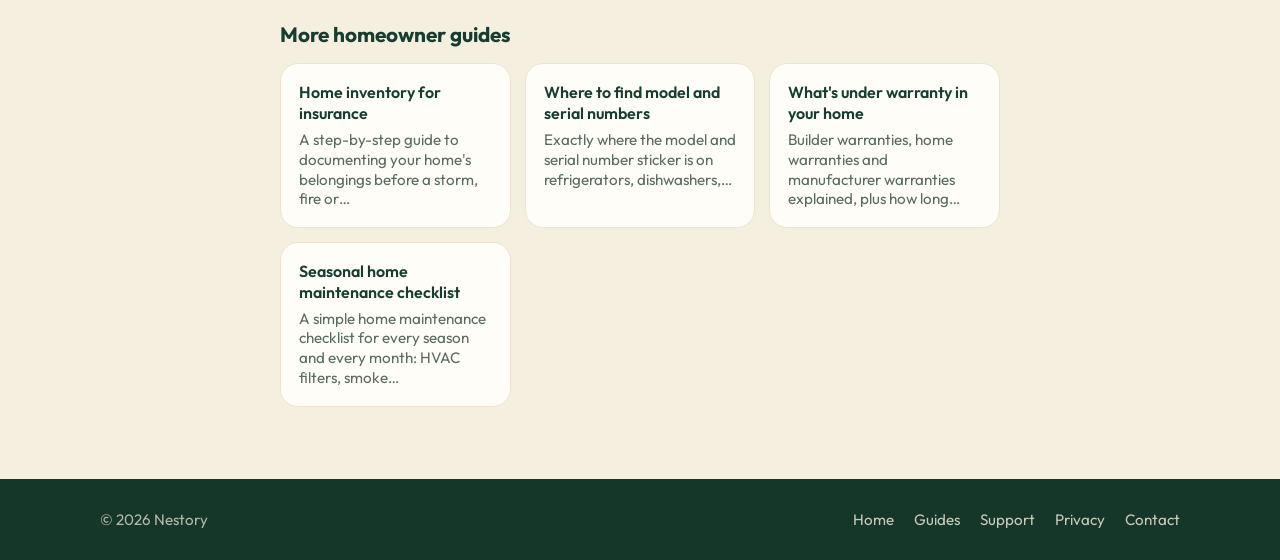
<file: guides/how-long-do-appliances-last.html>
<!doctype html>
<html lang="en">
<head>
<meta charset="utf-8">
<meta name="viewport" content="width=device-width, initial-scale=1">
<title>How Long Do Appliances Last? Typical Lifespans for Every Major Appliance | Nestory</title>
<meta name="description" content="Typical lifespans for refrigerators, washers, dishwashers, water heaters, furnaces, AC units and more, plus signs it&#x27;s time to replace and how to make them last longer.">
<link rel="canonical" href="https://trynestory.com/guides/how-long-do-appliances-last.html">
<meta name="apple-itunes-app" content="app-id=6826665963">
<meta property="og:site_name" content="Nestory">
<meta property="og:type" content="article">
<meta property="og:title" content="How Long Do Appliances Last? Typical Lifespans for Every Major Appliance | Nestory">
<meta property="og:description" content="Typical lifespans for refrigerators, washers, dishwashers, water heaters, furnaces, AC units and more, plus signs it&#x27;s time to replace and how to make them last longer.">
<meta property="og:image" content="https://trynestory.com/img/og.jpg">
<meta property="og:url" content="https://trynestory.com/guides/how-long-do-appliances-last.html">
<meta name="twitter:card" content="summary_large_image">
<link rel="icon" href="/favicon.png">
<link rel="apple-touch-icon" href="/apple-touch-icon.png">
<link rel="preconnect" href="https://fonts.googleapis.com">
<link rel="preconnect" href="https://fonts.gstatic.com" crossorigin>
<link href="https://fonts.googleapis.com/css2?family=Outfit:wght@400;500;600;700&display=swap" rel="stylesheet">
<link rel="stylesheet" href="/guides/guide.css">
<script type="application/ld+json">
{
  "@context": "https://schema.org",
  "@graph": [
    {
      "@type": "Article",
      "headline": "How Long Do Appliances Last? Typical Lifespans for Every Major Appliance",
      "description": "Typical lifespans for refrigerators, washers, dishwashers, water heaters, furnaces, AC units and more, plus signs it's time to replace and how to make them last longer.",
      "url": "https://trynestory.com/guides/how-long-do-appliances-last.html",
      "image": "https://trynestory.com/img/og.jpg",
      "datePublished": "2026-11-11",
      "dateModified": "2026-11-11",
      "author": {
        "@type": "Organization",
        "name": "Nestory",
        "url": "https://trynestory.com/"
      },
      "publisher": {
        "@type": "Organization",
        "name": "Nestory",
        "logo": {
          "@type": "ImageObject",
          "url": "https://trynestory.com/img/icon.png"
        }
      },
      "mainEntityOfPage": "https://trynestory.com/guides/how-long-do-appliances-last.html"
    },
    {
      "@type": "BreadcrumbList",
      "itemListElement": [
        {
          "@type": "ListItem",
          "position": 1,
          "name": "Home",
          "item": "https://trynestory.com/"
        },
        {
          "@type": "ListItem",
          "position": 2,
          "name": "Guides",
          "item": "https://trynestory.com/guides/"
        },
        {
          "@type": "ListItem",
          "position": 3,
          "name": "How long do appliances last?",
          "item": "https://trynestory.com/guides/how-long-do-appliances-last.html"
        }
      ]
    }
  ]
}
</script>
</head>
<body>
<header><div class="wrap">
  <a class="brand" href="/"><img src="/img/icon.png" alt="">Nestory</a>
  <nav>
    <a class="link" href="/#features">Features</a>
    <a class="link" href="/guides/">Guides</a>
    <a class="btn" href="https://apps.apple.com/app/id6826665963"><svg viewBox="0 0 24 24" fill="currentColor" aria-hidden="true"><path d="M16.37 12.6c-.02-2.3 1.88-3.4 1.96-3.46-1.07-1.56-2.73-1.78-3.32-1.8-1.41-.14-2.76.83-3.48.83-.72 0-1.82-.81-3-.79-1.54.02-2.96.9-3.76 2.27-1.6 2.78-.41 6.9 1.15 9.16.76 1.1 1.67 2.34 2.86 2.3 1.15-.05 1.58-.74 2.97-.74 1.38 0 1.78.74 2.99.72 1.24-.02 2.02-1.12 2.77-2.23.87-1.28 1.23-2.52 1.25-2.58-.03-.01-2.4-.92-2.42-3.66zM14.1 5.86c.63-.77 1.06-1.83.94-2.89-.91.04-2.02.61-2.67 1.37-.58.67-1.1 1.76-.96 2.8 1.02.08 2.06-.52 2.69-1.28z"/></svg>Download</a>
  </nav>
</div></header>
<div class="hero"><div class="wrap">
  <div class="crumbs"><a href="/">Home</a> › <a href="/guides/">Guides</a> › How long do appliances last?</div>
  <h1>How Long Do Appliances Last? Typical Lifespans for Every Major Appliance</h1>
  <p class="lede">Most major appliances last 8 to 20 years. Here&#x27;s what to expect from each one, the signs one is near the end, and how to plan for it before it breaks.</p>
  <div class="meta">Updated November 2026 · By the Nestory team</div>
</div></div>
<article>
<div class="answer"><p><strong>Short answer:</strong> a refrigerator typically lasts 10–15 years, a washer 10–14, a dishwasher 9–12, a tank water heater 8–12, a furnace 15–20 and a central air conditioner 12–17. How you use and maintain an appliance can move those numbers by several years in either direction.</p></div>

<h2>Typical appliance lifespans</h2>
<table>
<tr><th>Appliance</th><th>Typical lifespan</th></tr>
<tr><td>Refrigerator</td><td>10–15 years</td></tr>
<tr><td>Freezer (standalone)</td><td>10–20 years</td></tr>
<tr><td>Dishwasher</td><td>9–12 years</td></tr>
<tr><td>Washing machine</td><td>10–14 years</td></tr>
<tr><td>Clothes dryer</td><td>10–13 years</td></tr>
<tr><td>Range or oven (gas)</td><td>13–15 years</td></tr>
<tr><td>Range or oven (electric)</td><td>11–13 years</td></tr>
<tr><td>Microwave</td><td>7–10 years</td></tr>
<tr><td>Garbage disposal</td><td>8–12 years</td></tr>
<tr><td>Water heater (tank)</td><td>8–12 years</td></tr>
<tr><td>Water heater (tankless)</td><td>15–20 years</td></tr>
<tr><td>Furnace (gas)</td><td>15–20 years</td></tr>
<tr><td>Central air conditioner</td><td>12–17 years</td></tr>
<tr><td>Heat pump</td><td>10–15 years</td></tr>
<tr><td>Asphalt shingle roof</td><td>20–30 years</td></tr>
</table>
<p class="note">These are typical ranges gathered from manufacturer guidance and home industry estimates. Your appliance may last more or less depending on the brand, how often it runs, your water quality and how well it's maintained.</p>

<h2>Signs an appliance is near the end</h2>
<ul>
<li><strong>Refrigerator:</strong> food spoils faster, the motor runs constantly, frost builds up, or the back gets unusually hot.</li>
<li><strong>Washer and dryer:</strong> loud banging, leaks, clothes still wet or not drying, or the drum won't spin.</li>
<li><strong>Dishwasher:</strong> dishes come out dirty, water pools in the bottom, or rust appears inside the tub.</li>
<li><strong>Water heater:</strong> rusty or cloudy hot water, rumbling noises, a leak around the base, or hot water running out quickly.</li>
<li><strong>Furnace and AC:</strong> uneven temperatures, short cycling, rising energy bills, or repairs every season.</li>
</ul>

<h2>Repair or replace?</h2>
<p>A common rule of thumb: if an appliance is past half of its expected lifespan and the repair would cost more than half the price of a new one, replacing it usually makes more sense. Before you pay for any repair, check whether the part is still under warranty. Compressors, sealed systems, heat exchangers and water heater tanks often have longer coverage than the rest of the appliance.</p>

<h2>How to make appliances last longer</h2>
<ul>
<li>Change your HVAC filter every 1–3 months.</li>
<li>Vacuum the refrigerator's condenser coils once a year.</li>
<li>Clean the dishwasher filter every month.</li>
<li>Clean the dryer lint trap after every load and the dryer vent once a year.</li>
<li>Flush the water heater once a year to clear sediment.</li>
<li>Have the furnace serviced in the fall and the AC in the spring.</li>
</ul>

<h2>The simple habit that helps most: write down install dates</h2>
<p>Most people have no idea how old their water heater or furnace is until it fails. If you record the install or purchase date of each appliance, you'll know which ones are getting close to the end and can budget for them instead of being surprised by an emergency replacement. The model and serial number usually encode the manufacture date too, so save those while you're at it.</p>
<div class="cta"><img class="icon" src="/img/icon.png" alt="Nestory app icon"><div>
<h3>Keep track of it all with Nestory</h3>
<p>Nestory keeps the model and serial number, warranty and repair history for every appliance, so you always know what you have and what&#x27;s still covered. Free on iPhone.</p>
<a class="badge" href="https://apps.apple.com/app/id6826665963" aria-label="Download Nestory on the App Store"><svg viewBox="0 0 24 24" fill="currentColor" aria-hidden="true"><path d="M16.37 12.6c-.02-2.3 1.88-3.4 1.96-3.46-1.07-1.56-2.73-1.78-3.32-1.8-1.41-.14-2.76.83-3.48.83-.72 0-1.82-.81-3-.79-1.54.02-2.96.9-3.76 2.27-1.6 2.78-.41 6.9 1.15 9.16.76 1.1 1.67 2.34 2.86 2.3 1.15-.05 1.58-.74 2.97-.74 1.38 0 1.78.74 2.99.72 1.24-.02 2.02-1.12 2.77-2.23.87-1.28 1.23-2.52 1.25-2.58-.03-.01-2.4-.92-2.42-3.66zM14.1 5.86c.63-.77 1.06-1.83.94-2.89-.91.04-2.02.61-2.67 1.37-.58.67-1.1 1.76-.96 2.8 1.02.08 2.06-.52 2.69-1.28z"/></svg><span><small>Download on the</small>App Store</span></a>
</div></div></article>
<section class="more"><h2>More homeowner guides</h2><div class="cards"><a href="/guides/home-inventory-for-insurance.html">Home inventory for insurance<span>A step-by-step guide to documenting your home&#x27;s belongings before a storm, fire or…</span></a><a href="/guides/find-model-serial-number.html">Where to find model and serial numbers<span>Exactly where the model and serial number sticker is on refrigerators, dishwashers,…</span></a><a href="/guides/new-home-warranties.html">What&#x27;s under warranty in your home<span>Builder warranties, home warranties and manufacturer warranties explained, plus how long…</span></a><a href="/guides/seasonal-home-maintenance-checklist.html">Seasonal home maintenance checklist<span>A simple home maintenance checklist for every season and every month: HVAC filters, smoke…</span></a></div></section>
<footer><div class="wrap">
  <span>© 2026 Nestory</span>
  <nav>
    <a href="/">Home</a>
    <a href="/guides/">Guides</a>
    <a href="/support.html">Support</a>
    <a href="/privacy.html">Privacy</a>
    <a href="mailto:hello.nestory.app@gmail.com">Contact</a>
  </nav>
</div></footer>
</body>
</html>
</file>
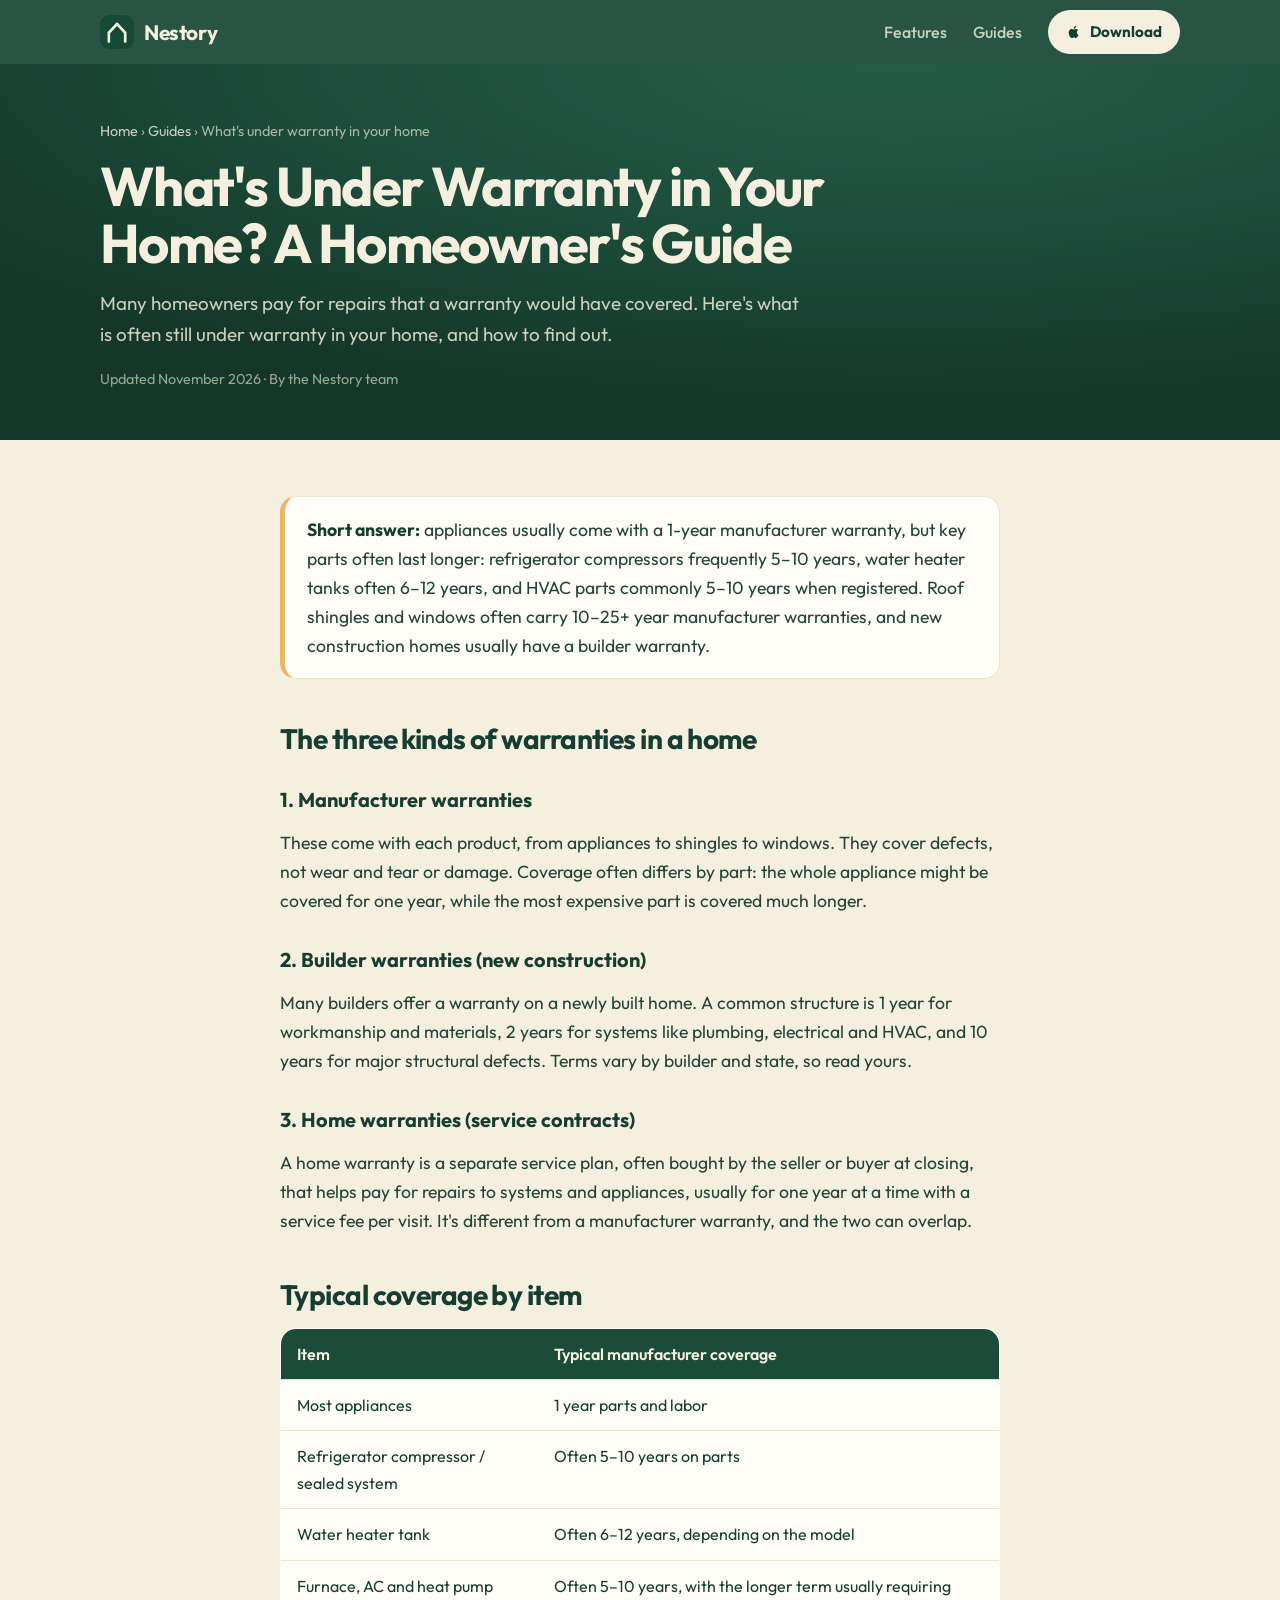
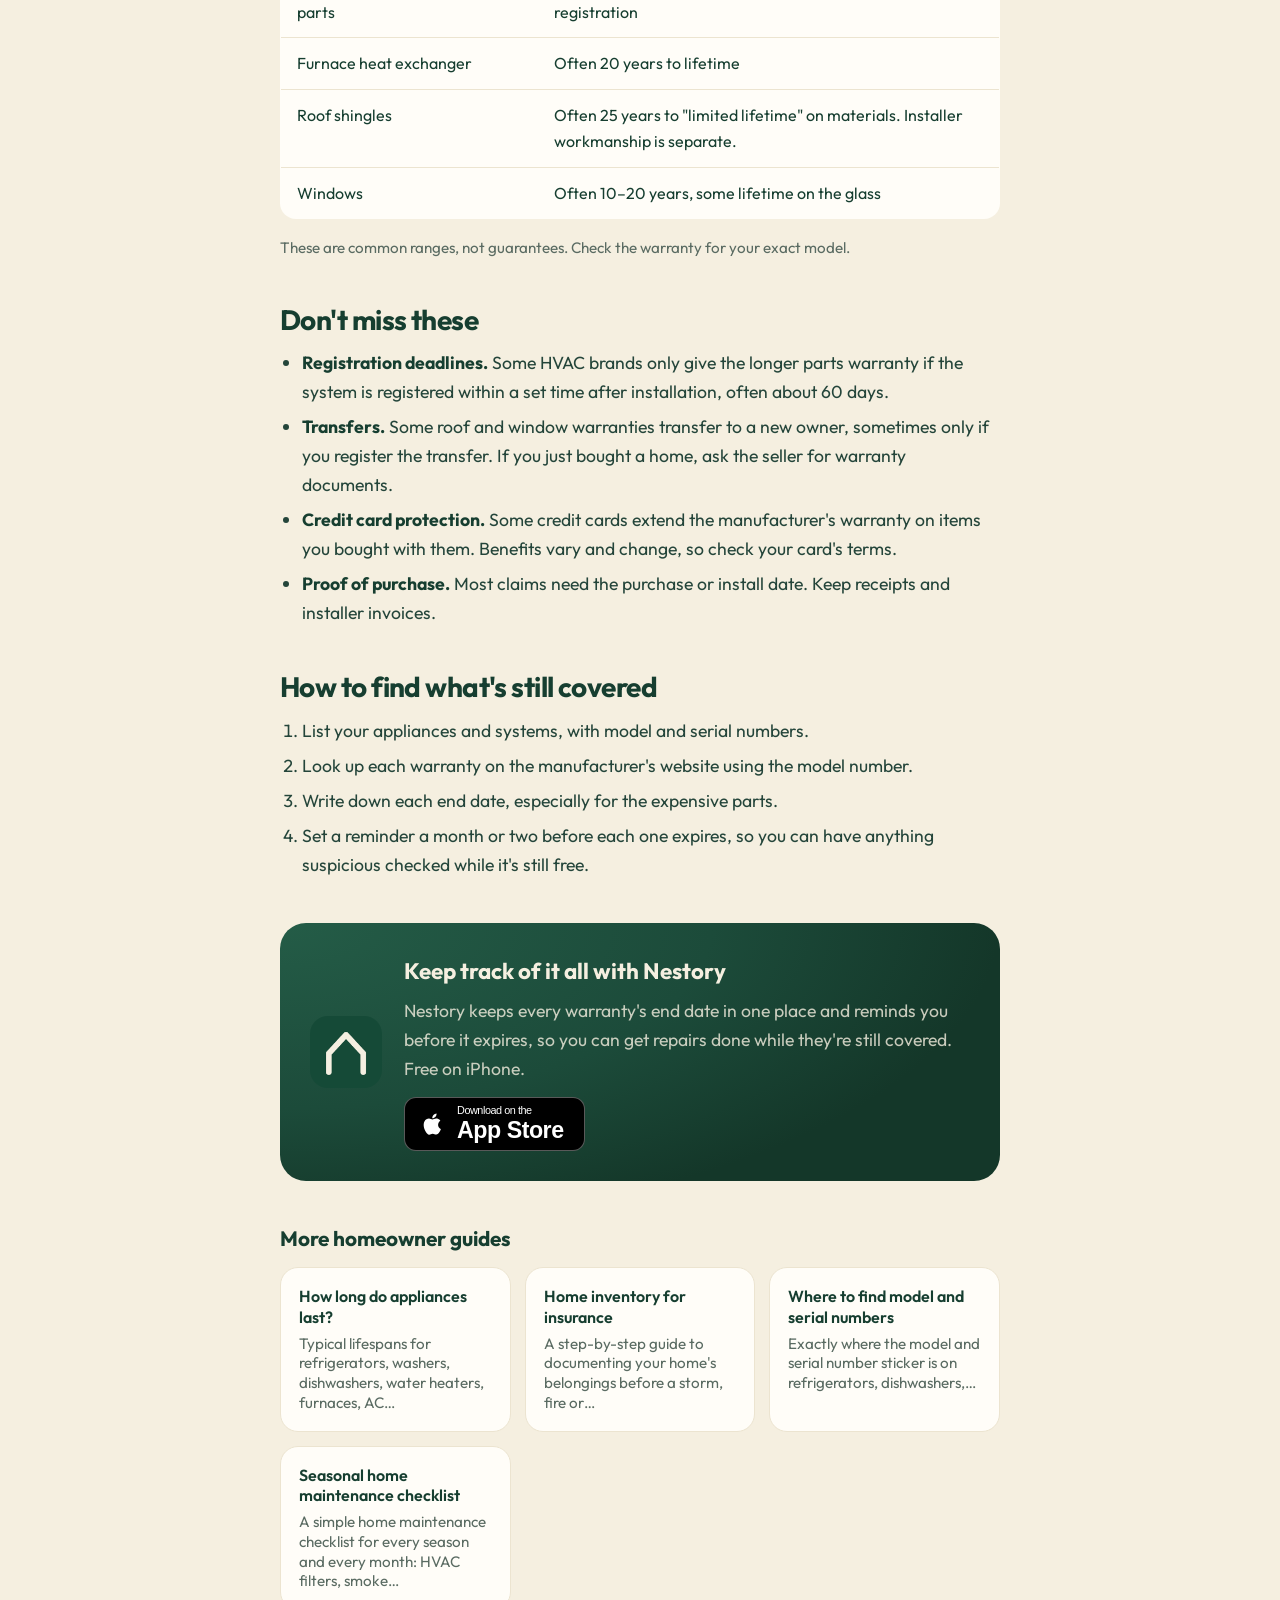
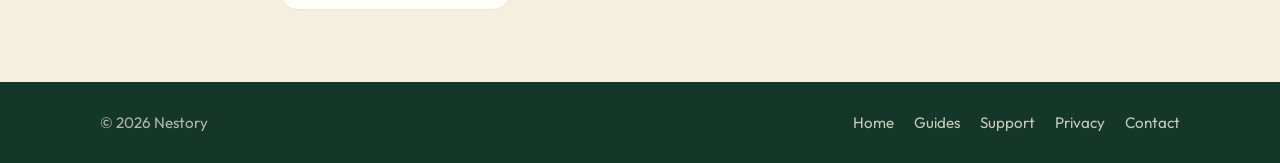
<file: guides/new-home-warranties.html>
<!doctype html>
<html lang="en">
<head>
<meta charset="utf-8">
<meta name="viewport" content="width=device-width, initial-scale=1">
<title>What&#x27;s Under Warranty in Your Home? A Homeowner&#x27;s Guide | Nestory</title>
<meta name="description" content="Builder warranties, home warranties and manufacturer warranties explained, plus how long appliances, water heaters, HVAC, roofs and windows are typically covered.">
<link rel="canonical" href="https://trynestory.com/guides/new-home-warranties.html">
<meta name="apple-itunes-app" content="app-id=6826665963">
<meta property="og:site_name" content="Nestory">
<meta property="og:type" content="article">
<meta property="og:title" content="What&#x27;s Under Warranty in Your Home? A Homeowner&#x27;s Guide | Nestory">
<meta property="og:description" content="Builder warranties, home warranties and manufacturer warranties explained, plus how long appliances, water heaters, HVAC, roofs and windows are typically covered.">
<meta property="og:image" content="https://trynestory.com/img/og.jpg">
<meta property="og:url" content="https://trynestory.com/guides/new-home-warranties.html">
<meta name="twitter:card" content="summary_large_image">
<link rel="icon" href="/favicon.png">
<link rel="apple-touch-icon" href="/apple-touch-icon.png">
<link rel="preconnect" href="https://fonts.googleapis.com">
<link rel="preconnect" href="https://fonts.gstatic.com" crossorigin>
<link href="https://fonts.googleapis.com/css2?family=Outfit:wght@400;500;600;700&display=swap" rel="stylesheet">
<link rel="stylesheet" href="/guides/guide.css">
<script type="application/ld+json">
{
  "@context": "https://schema.org",
  "@graph": [
    {
      "@type": "Article",
      "headline": "What's Under Warranty in Your Home? A Homeowner's Guide",
      "description": "Builder warranties, home warranties and manufacturer warranties explained, plus how long appliances, water heaters, HVAC, roofs and windows are typically covered.",
      "url": "https://trynestory.com/guides/new-home-warranties.html",
      "image": "https://trynestory.com/img/og.jpg",
      "datePublished": "2026-11-11",
      "dateModified": "2026-11-11",
      "author": {
        "@type": "Organization",
        "name": "Nestory",
        "url": "https://trynestory.com/"
      },
      "publisher": {
        "@type": "Organization",
        "name": "Nestory",
        "logo": {
          "@type": "ImageObject",
          "url": "https://trynestory.com/img/icon.png"
        }
      },
      "mainEntityOfPage": "https://trynestory.com/guides/new-home-warranties.html"
    },
    {
      "@type": "BreadcrumbList",
      "itemListElement": [
        {
          "@type": "ListItem",
          "position": 1,
          "name": "Home",
          "item": "https://trynestory.com/"
        },
        {
          "@type": "ListItem",
          "position": 2,
          "name": "Guides",
          "item": "https://trynestory.com/guides/"
        },
        {
          "@type": "ListItem",
          "position": 3,
          "name": "What's under warranty in your home",
          "item": "https://trynestory.com/guides/new-home-warranties.html"
        }
      ]
    }
  ]
}
</script>
</head>
<body>
<header><div class="wrap">
  <a class="brand" href="/"><img src="/img/icon.png" alt="">Nestory</a>
  <nav>
    <a class="link" href="/#features">Features</a>
    <a class="link" href="/guides/">Guides</a>
    <a class="btn" href="https://apps.apple.com/app/id6826665963"><svg viewBox="0 0 24 24" fill="currentColor" aria-hidden="true"><path d="M16.37 12.6c-.02-2.3 1.88-3.4 1.96-3.46-1.07-1.56-2.73-1.78-3.32-1.8-1.41-.14-2.76.83-3.48.83-.72 0-1.82-.81-3-.79-1.54.02-2.96.9-3.76 2.27-1.6 2.78-.41 6.9 1.15 9.16.76 1.1 1.67 2.34 2.86 2.3 1.15-.05 1.58-.74 2.97-.74 1.38 0 1.78.74 2.99.72 1.24-.02 2.02-1.12 2.77-2.23.87-1.28 1.23-2.52 1.25-2.58-.03-.01-2.4-.92-2.42-3.66zM14.1 5.86c.63-.77 1.06-1.83.94-2.89-.91.04-2.02.61-2.67 1.37-.58.67-1.1 1.76-.96 2.8 1.02.08 2.06-.52 2.69-1.28z"/></svg>Download</a>
  </nav>
</div></header>
<div class="hero"><div class="wrap">
  <div class="crumbs"><a href="/">Home</a> › <a href="/guides/">Guides</a> › What&#x27;s under warranty in your home</div>
  <h1>What&#x27;s Under Warranty in Your Home? A Homeowner&#x27;s Guide</h1>
  <p class="lede">Many homeowners pay for repairs that a warranty would have covered. Here&#x27;s what is often still under warranty in your home, and how to find out.</p>
  <div class="meta">Updated November 2026 · By the Nestory team</div>
</div></div>
<article>
<div class="answer"><p><strong>Short answer:</strong> appliances usually come with a 1-year manufacturer warranty, but key parts often last longer: refrigerator compressors frequently 5–10 years, water heater tanks often 6–12 years, and HVAC parts commonly 5–10 years when registered. Roof shingles and windows often carry 10–25+ year manufacturer warranties, and new construction homes usually have a builder warranty.</p></div>

<h2>The three kinds of warranties in a home</h2>
<h3>1. Manufacturer warranties</h3>
<p>These come with each product, from appliances to shingles to windows. They cover defects, not wear and tear or damage. Coverage often differs by part: the whole appliance might be covered for one year, while the most expensive part is covered much longer.</p>
<h3>2. Builder warranties (new construction)</h3>
<p>Many builders offer a warranty on a newly built home. A common structure is 1 year for workmanship and materials, 2 years for systems like plumbing, electrical and HVAC, and 10 years for major structural defects. Terms vary by builder and state, so read yours.</p>
<h3>3. Home warranties (service contracts)</h3>
<p>A home warranty is a separate service plan, often bought by the seller or buyer at closing, that helps pay for repairs to systems and appliances, usually for one year at a time with a service fee per visit. It's different from a manufacturer warranty, and the two can overlap.</p>

<h2>Typical coverage by item</h2>
<table>
<tr><th>Item</th><th>Typical manufacturer coverage</th></tr>
<tr><td>Most appliances</td><td>1 year parts and labor</td></tr>
<tr><td>Refrigerator compressor / sealed system</td><td>Often 5–10 years on parts</td></tr>
<tr><td>Water heater tank</td><td>Often 6–12 years, depending on the model</td></tr>
<tr><td>Furnace, AC and heat pump parts</td><td>Often 5–10 years, with the longer term usually requiring registration</td></tr>
<tr><td>Furnace heat exchanger</td><td>Often 20 years to lifetime</td></tr>
<tr><td>Roof shingles</td><td>Often 25 years to "limited lifetime" on materials. Installer workmanship is separate.</td></tr>
<tr><td>Windows</td><td>Often 10–20 years, some lifetime on the glass</td></tr>
</table>
<p class="note">These are common ranges, not guarantees. Check the warranty for your exact model.</p>

<h2>Don't miss these</h2>
<ul>
<li><strong>Registration deadlines.</strong> Some HVAC brands only give the longer parts warranty if the system is registered within a set time after installation, often about 60 days.</li>
<li><strong>Transfers.</strong> Some roof and window warranties transfer to a new owner, sometimes only if you register the transfer. If you just bought a home, ask the seller for warranty documents.</li>
<li><strong>Credit card protection.</strong> Some credit cards extend the manufacturer's warranty on items you bought with them. Benefits vary and change, so check your card's terms.</li>
<li><strong>Proof of purchase.</strong> Most claims need the purchase or install date. Keep receipts and installer invoices.</li>
</ul>

<h2>How to find what's still covered</h2>
<ol>
<li>List your appliances and systems, with model and serial numbers.</li>
<li>Look up each warranty on the manufacturer's website using the model number.</li>
<li>Write down each end date, especially for the expensive parts.</li>
<li>Set a reminder a month or two before each one expires, so you can have anything suspicious checked while it's still free.</li>
</ol>
<div class="cta"><img class="icon" src="/img/icon.png" alt="Nestory app icon"><div>
<h3>Keep track of it all with Nestory</h3>
<p>Nestory keeps every warranty&#x27;s end date in one place and reminds you before it expires, so you can get repairs done while they&#x27;re still covered. Free on iPhone.</p>
<a class="badge" href="https://apps.apple.com/app/id6826665963" aria-label="Download Nestory on the App Store"><svg viewBox="0 0 24 24" fill="currentColor" aria-hidden="true"><path d="M16.37 12.6c-.02-2.3 1.88-3.4 1.96-3.46-1.07-1.56-2.73-1.78-3.32-1.8-1.41-.14-2.76.83-3.48.83-.72 0-1.82-.81-3-.79-1.54.02-2.96.9-3.76 2.27-1.6 2.78-.41 6.9 1.15 9.16.76 1.1 1.67 2.34 2.86 2.3 1.15-.05 1.58-.74 2.97-.74 1.38 0 1.78.74 2.99.72 1.24-.02 2.02-1.12 2.77-2.23.87-1.28 1.23-2.52 1.25-2.58-.03-.01-2.4-.92-2.42-3.66zM14.1 5.86c.63-.77 1.06-1.83.94-2.89-.91.04-2.02.61-2.67 1.37-.58.67-1.1 1.76-.96 2.8 1.02.08 2.06-.52 2.69-1.28z"/></svg><span><small>Download on the</small>App Store</span></a>
</div></div></article>
<section class="more"><h2>More homeowner guides</h2><div class="cards"><a href="/guides/how-long-do-appliances-last.html">How long do appliances last?<span>Typical lifespans for refrigerators, washers, dishwashers, water heaters, furnaces, AC…</span></a><a href="/guides/home-inventory-for-insurance.html">Home inventory for insurance<span>A step-by-step guide to documenting your home&#x27;s belongings before a storm, fire or…</span></a><a href="/guides/find-model-serial-number.html">Where to find model and serial numbers<span>Exactly where the model and serial number sticker is on refrigerators, dishwashers,…</span></a><a href="/guides/seasonal-home-maintenance-checklist.html">Seasonal home maintenance checklist<span>A simple home maintenance checklist for every season and every month: HVAC filters, smoke…</span></a></div></section>
<footer><div class="wrap">
  <span>© 2026 Nestory</span>
  <nav>
    <a href="/">Home</a>
    <a href="/guides/">Guides</a>
    <a href="/support.html">Support</a>
    <a href="/privacy.html">Privacy</a>
    <a href="mailto:hello.nestory.app@gmail.com">Contact</a>
  </nav>
</div></footer>
</body>
</html>
</file>
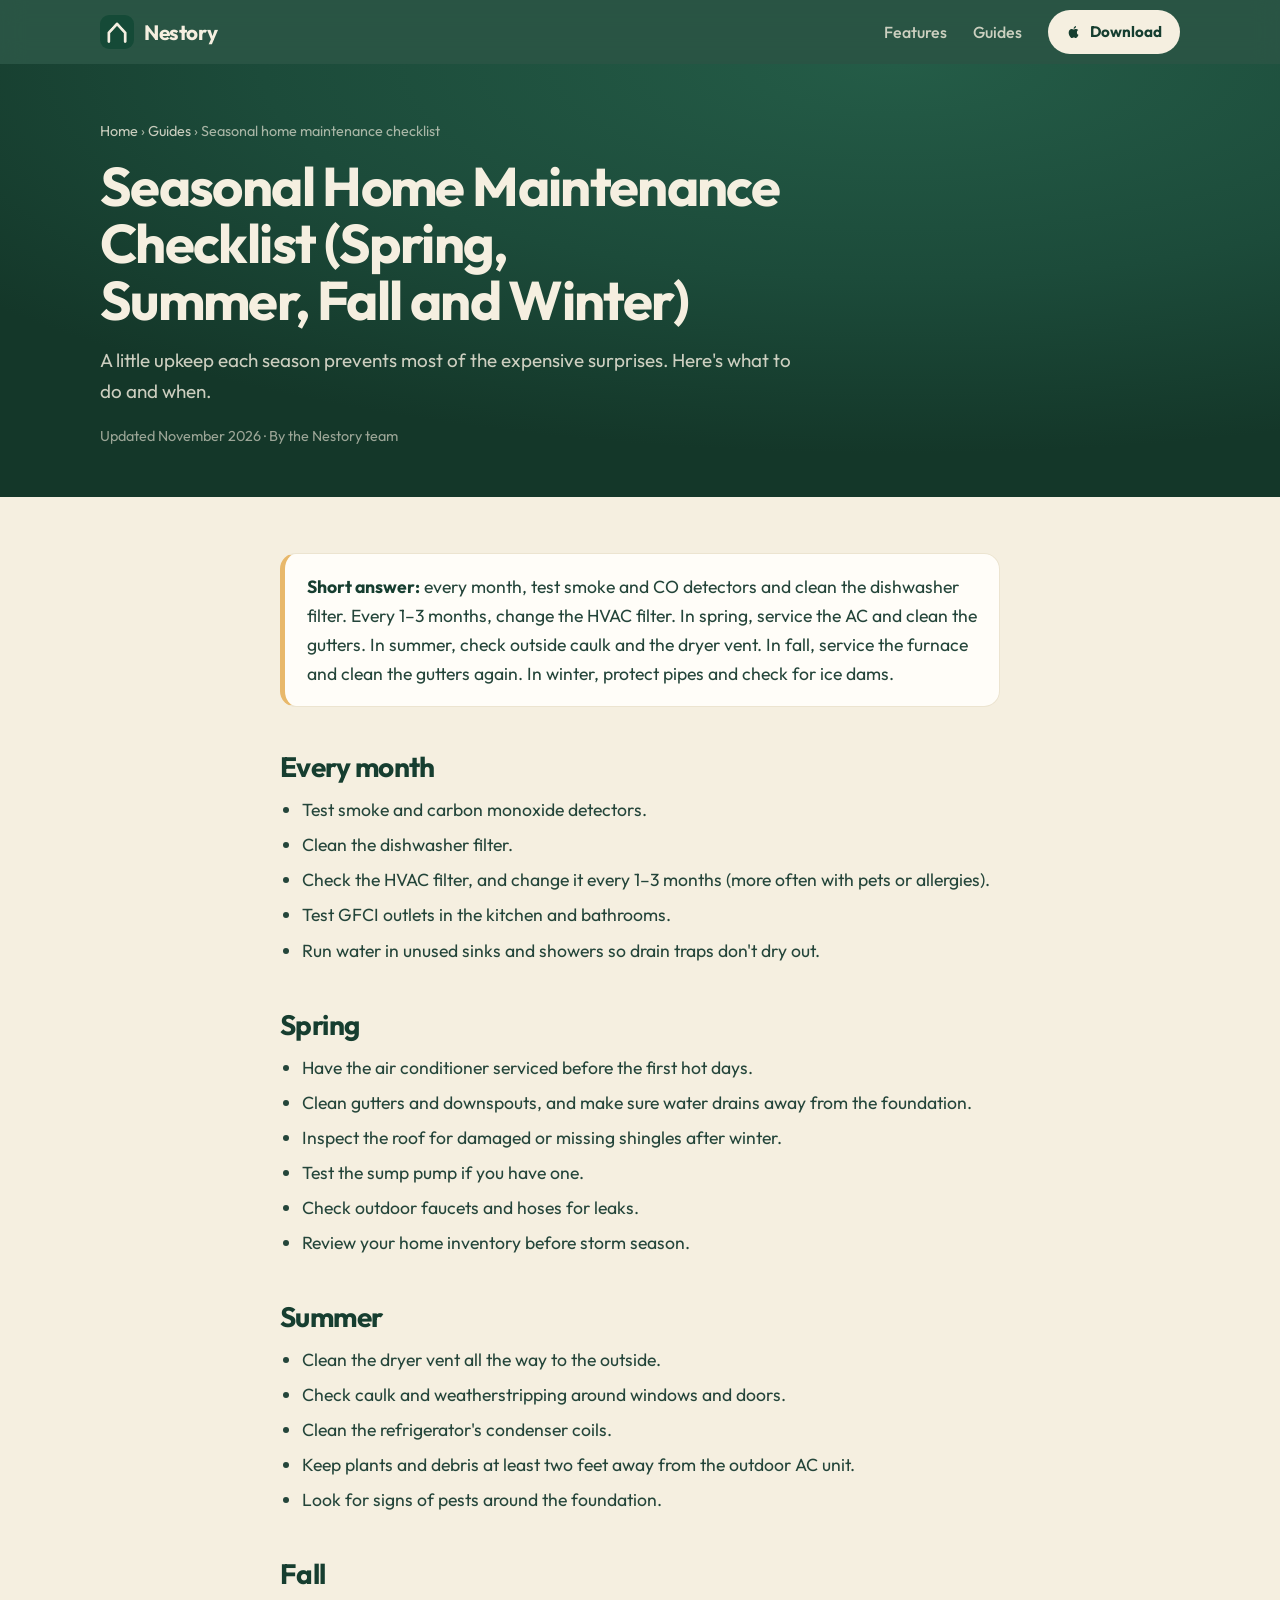
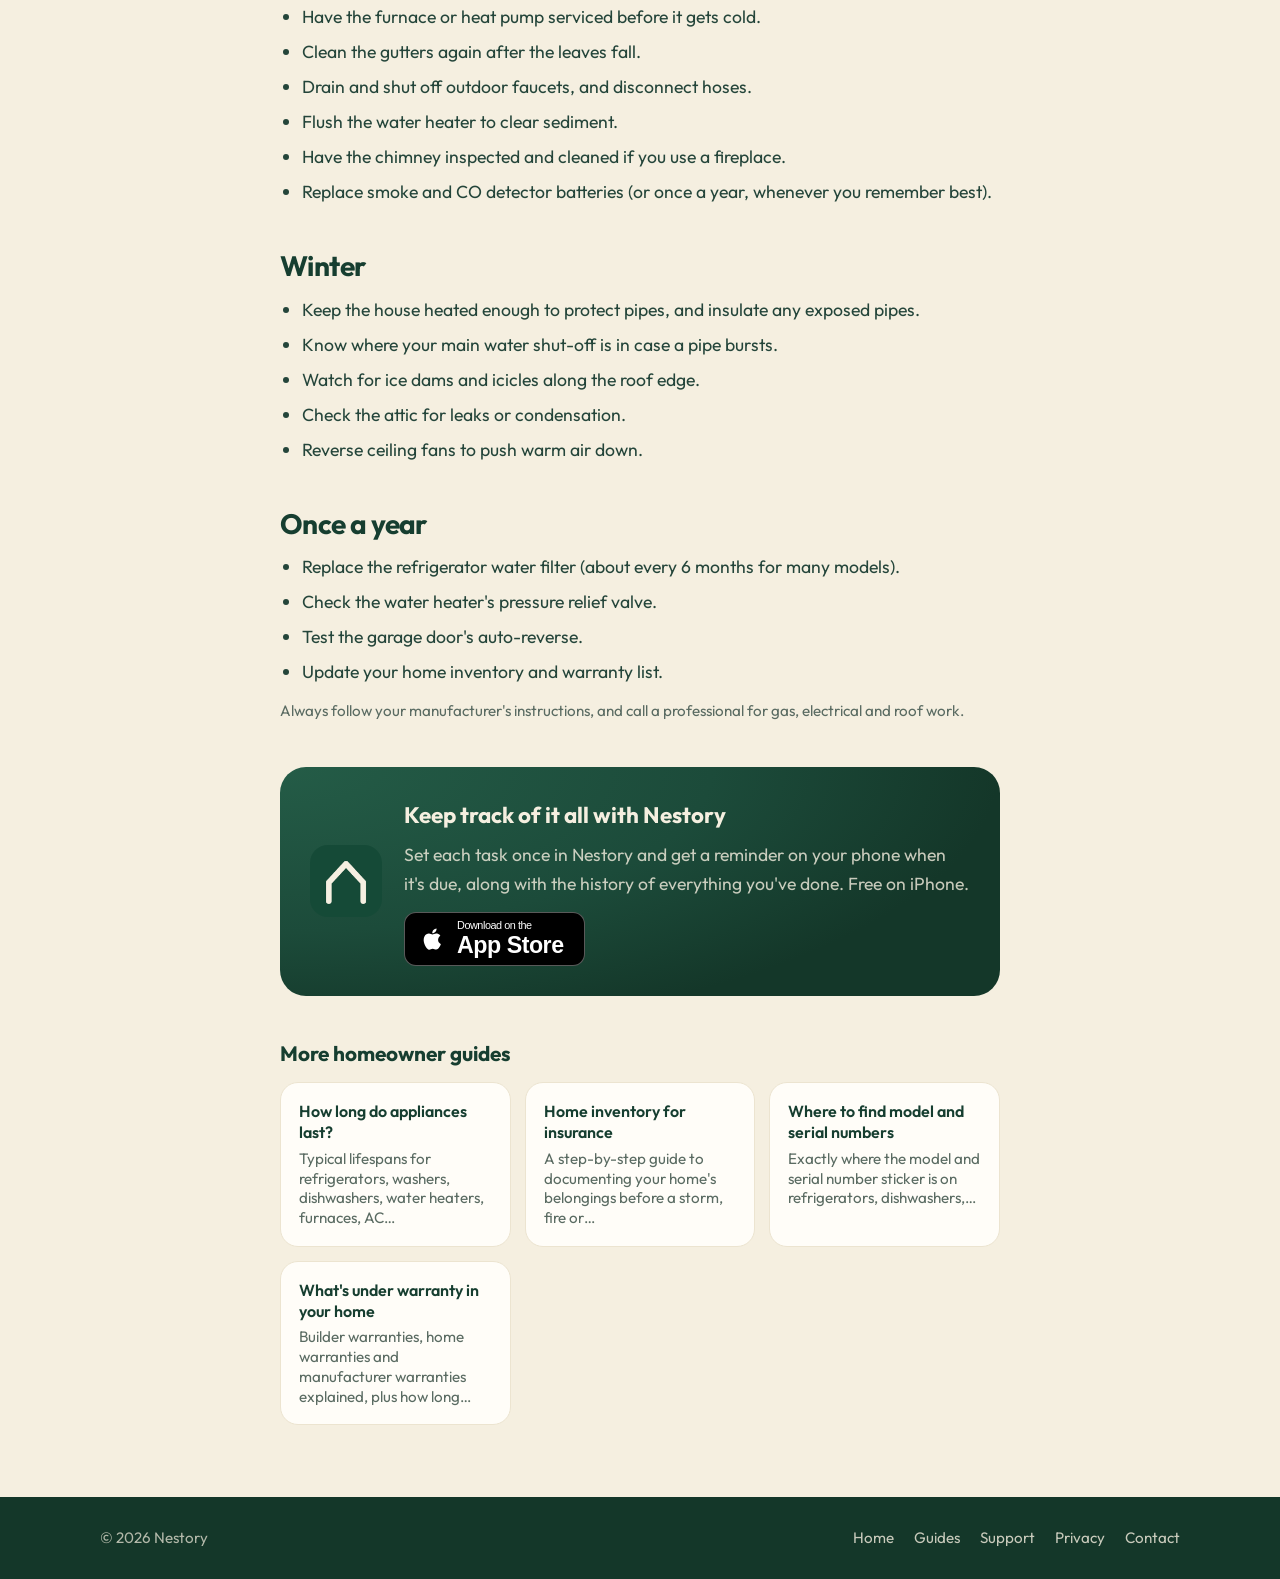
<file: guides/seasonal-home-maintenance-checklist.html>
<!doctype html>
<html lang="en">
<head>
<meta charset="utf-8">
<meta name="viewport" content="width=device-width, initial-scale=1">
<title>Seasonal Home Maintenance Checklist (Spring, Summer, Fall and Winter) | Nestory</title>
<meta name="description" content="A simple home maintenance checklist for every season and every month: HVAC filters, smoke detectors, gutters, water heater, dryer vent and more.">
<link rel="canonical" href="https://trynestory.com/guides/seasonal-home-maintenance-checklist.html">
<meta name="apple-itunes-app" content="app-id=6826665963">
<meta property="og:site_name" content="Nestory">
<meta property="og:type" content="article">
<meta property="og:title" content="Seasonal Home Maintenance Checklist (Spring, Summer, Fall and Winter) | Nestory">
<meta property="og:description" content="A simple home maintenance checklist for every season and every month: HVAC filters, smoke detectors, gutters, water heater, dryer vent and more.">
<meta property="og:image" content="https://trynestory.com/img/og.jpg">
<meta property="og:url" content="https://trynestory.com/guides/seasonal-home-maintenance-checklist.html">
<meta name="twitter:card" content="summary_large_image">
<link rel="icon" href="/favicon.png">
<link rel="apple-touch-icon" href="/apple-touch-icon.png">
<link rel="preconnect" href="https://fonts.googleapis.com">
<link rel="preconnect" href="https://fonts.gstatic.com" crossorigin>
<link href="https://fonts.googleapis.com/css2?family=Outfit:wght@400;500;600;700&display=swap" rel="stylesheet">
<link rel="stylesheet" href="/guides/guide.css">
<script type="application/ld+json">
{
  "@context": "https://schema.org",
  "@graph": [
    {
      "@type": "Article",
      "headline": "Seasonal Home Maintenance Checklist (Spring, Summer, Fall and Winter)",
      "description": "A simple home maintenance checklist for every season and every month: HVAC filters, smoke detectors, gutters, water heater, dryer vent and more.",
      "url": "https://trynestory.com/guides/seasonal-home-maintenance-checklist.html",
      "image": "https://trynestory.com/img/og.jpg",
      "datePublished": "2026-11-11",
      "dateModified": "2026-11-11",
      "author": {
        "@type": "Organization",
        "name": "Nestory",
        "url": "https://trynestory.com/"
      },
      "publisher": {
        "@type": "Organization",
        "name": "Nestory",
        "logo": {
          "@type": "ImageObject",
          "url": "https://trynestory.com/img/icon.png"
        }
      },
      "mainEntityOfPage": "https://trynestory.com/guides/seasonal-home-maintenance-checklist.html"
    },
    {
      "@type": "BreadcrumbList",
      "itemListElement": [
        {
          "@type": "ListItem",
          "position": 1,
          "name": "Home",
          "item": "https://trynestory.com/"
        },
        {
          "@type": "ListItem",
          "position": 2,
          "name": "Guides",
          "item": "https://trynestory.com/guides/"
        },
        {
          "@type": "ListItem",
          "position": 3,
          "name": "Seasonal home maintenance checklist",
          "item": "https://trynestory.com/guides/seasonal-home-maintenance-checklist.html"
        }
      ]
    }
  ]
}
</script>
</head>
<body>
<header><div class="wrap">
  <a class="brand" href="/"><img src="/img/icon.png" alt="">Nestory</a>
  <nav>
    <a class="link" href="/#features">Features</a>
    <a class="link" href="/guides/">Guides</a>
    <a class="btn" href="https://apps.apple.com/app/id6826665963"><svg viewBox="0 0 24 24" fill="currentColor" aria-hidden="true"><path d="M16.37 12.6c-.02-2.3 1.88-3.4 1.96-3.46-1.07-1.56-2.73-1.78-3.32-1.8-1.41-.14-2.76.83-3.48.83-.72 0-1.82-.81-3-.79-1.54.02-2.96.9-3.76 2.27-1.6 2.78-.41 6.9 1.15 9.16.76 1.1 1.67 2.34 2.86 2.3 1.15-.05 1.58-.74 2.97-.74 1.38 0 1.78.74 2.99.72 1.24-.02 2.02-1.12 2.77-2.23.87-1.28 1.23-2.52 1.25-2.58-.03-.01-2.4-.92-2.42-3.66zM14.1 5.86c.63-.77 1.06-1.83.94-2.89-.91.04-2.02.61-2.67 1.37-.58.67-1.1 1.76-.96 2.8 1.02.08 2.06-.52 2.69-1.28z"/></svg>Download</a>
  </nav>
</div></header>
<div class="hero"><div class="wrap">
  <div class="crumbs"><a href="/">Home</a> › <a href="/guides/">Guides</a> › Seasonal home maintenance checklist</div>
  <h1>Seasonal Home Maintenance Checklist (Spring, Summer, Fall and Winter)</h1>
  <p class="lede">A little upkeep each season prevents most of the expensive surprises. Here&#x27;s what to do and when.</p>
  <div class="meta">Updated November 2026 · By the Nestory team</div>
</div></div>
<article>
<div class="answer"><p><strong>Short answer:</strong> every month, test smoke and CO detectors and clean the dishwasher filter. Every 1–3 months, change the HVAC filter. In spring, service the AC and clean the gutters. In summer, check outside caulk and the dryer vent. In fall, service the furnace and clean the gutters again. In winter, protect pipes and check for ice dams.</p></div>

<h2>Every month</h2>
<ul>
<li>Test smoke and carbon monoxide detectors.</li>
<li>Clean the dishwasher filter.</li>
<li>Check the HVAC filter, and change it every 1–3 months (more often with pets or allergies).</li>
<li>Test GFCI outlets in the kitchen and bathrooms.</li>
<li>Run water in unused sinks and showers so drain traps don't dry out.</li>
</ul>

<h2>Spring</h2>
<ul>
<li>Have the air conditioner serviced before the first hot days.</li>
<li>Clean gutters and downspouts, and make sure water drains away from the foundation.</li>
<li>Inspect the roof for damaged or missing shingles after winter.</li>
<li>Test the sump pump if you have one.</li>
<li>Check outdoor faucets and hoses for leaks.</li>
<li>Review your home inventory before storm season.</li>
</ul>

<h2>Summer</h2>
<ul>
<li>Clean the dryer vent all the way to the outside.</li>
<li>Check caulk and weatherstripping around windows and doors.</li>
<li>Clean the refrigerator's condenser coils.</li>
<li>Keep plants and debris at least two feet away from the outdoor AC unit.</li>
<li>Look for signs of pests around the foundation.</li>
</ul>

<h2>Fall</h2>
<ul>
<li>Have the furnace or heat pump serviced before it gets cold.</li>
<li>Clean the gutters again after the leaves fall.</li>
<li>Drain and shut off outdoor faucets, and disconnect hoses.</li>
<li>Flush the water heater to clear sediment.</li>
<li>Have the chimney inspected and cleaned if you use a fireplace.</li>
<li>Replace smoke and CO detector batteries (or once a year, whenever you remember best).</li>
</ul>

<h2>Winter</h2>
<ul>
<li>Keep the house heated enough to protect pipes, and insulate any exposed pipes.</li>
<li>Know where your main water shut-off is in case a pipe bursts.</li>
<li>Watch for ice dams and icicles along the roof edge.</li>
<li>Check the attic for leaks or condensation.</li>
<li>Reverse ceiling fans to push warm air down.</li>
</ul>

<h2>Once a year</h2>
<ul>
<li>Replace the refrigerator water filter (about every 6 months for many models).</li>
<li>Check the water heater's pressure relief valve.</li>
<li>Test the garage door's auto-reverse.</li>
<li>Update your home inventory and warranty list.</li>
</ul>
<p class="note">Always follow your manufacturer's instructions, and call a professional for gas, electrical and roof work.</p>
<div class="cta"><img class="icon" src="/img/icon.png" alt="Nestory app icon"><div>
<h3>Keep track of it all with Nestory</h3>
<p>Set each task once in Nestory and get a reminder on your phone when it&#x27;s due, along with the history of everything you&#x27;ve done. Free on iPhone.</p>
<a class="badge" href="https://apps.apple.com/app/id6826665963" aria-label="Download Nestory on the App Store"><svg viewBox="0 0 24 24" fill="currentColor" aria-hidden="true"><path d="M16.37 12.6c-.02-2.3 1.88-3.4 1.96-3.46-1.07-1.56-2.73-1.78-3.32-1.8-1.41-.14-2.76.83-3.48.83-.72 0-1.82-.81-3-.79-1.54.02-2.96.9-3.76 2.27-1.6 2.78-.41 6.9 1.15 9.16.76 1.1 1.67 2.34 2.86 2.3 1.15-.05 1.58-.74 2.97-.74 1.38 0 1.78.74 2.99.72 1.24-.02 2.02-1.12 2.77-2.23.87-1.28 1.23-2.52 1.25-2.58-.03-.01-2.4-.92-2.42-3.66zM14.1 5.86c.63-.77 1.06-1.83.94-2.89-.91.04-2.02.61-2.67 1.37-.58.67-1.1 1.76-.96 2.8 1.02.08 2.06-.52 2.69-1.28z"/></svg><span><small>Download on the</small>App Store</span></a>
</div></div></article>
<section class="more"><h2>More homeowner guides</h2><div class="cards"><a href="/guides/how-long-do-appliances-last.html">How long do appliances last?<span>Typical lifespans for refrigerators, washers, dishwashers, water heaters, furnaces, AC…</span></a><a href="/guides/home-inventory-for-insurance.html">Home inventory for insurance<span>A step-by-step guide to documenting your home&#x27;s belongings before a storm, fire or…</span></a><a href="/guides/find-model-serial-number.html">Where to find model and serial numbers<span>Exactly where the model and serial number sticker is on refrigerators, dishwashers,…</span></a><a href="/guides/new-home-warranties.html">What&#x27;s under warranty in your home<span>Builder warranties, home warranties and manufacturer warranties explained, plus how long…</span></a></div></section>
<footer><div class="wrap">
  <span>© 2026 Nestory</span>
  <nav>
    <a href="/">Home</a>
    <a href="/guides/">Guides</a>
    <a href="/support.html">Support</a>
    <a href="/privacy.html">Privacy</a>
    <a href="mailto:hello.nestory.app@gmail.com">Contact</a>
  </nav>
</div></footer>
</body>
</html>
</file>
<file: guides/guide.css>
/* Shared look for the homeowner guides, matching the homepage. */
:root {
  --green: #1c4b3a; --green-2: #245c47; --green-3: #143729; --night: #0d2a20;
  --cream: #f5efe0; --cream-2: #ece4d0; --gold: #e8b86a; --gold-ink: #a8742a;
  --ink: #163e30; --muted: #5a6b62; --paper: #fffdf8;
}
* { box-sizing: border-box; margin: 0; padding: 0; }
body { font-family: "Outfit", -apple-system, BlinkMacSystemFont, sans-serif; color: var(--ink); background: var(--cream); line-height: 1.65; -webkit-font-smoothing: antialiased; }
a { color: var(--green); }
img { display: block; max-width: 100%; }
.wrap { max-width: 1120px; margin: 0 auto; padding: 0 20px; }

header { position: sticky; top: 0; z-index: 10; background: rgba(28,75,58,0.94); backdrop-filter: blur(12px); -webkit-backdrop-filter: blur(12px); }
header .wrap { display: flex; align-items: center; justify-content: space-between; height: 64px; }
.brand { display: flex; align-items: center; gap: 10px; color: var(--cream); text-decoration: none; font-weight: 700; font-size: 1.3rem; letter-spacing: -0.02em; }
.brand img { width: 34px; height: 34px; border-radius: 9px; }
nav { display: flex; align-items: center; gap: 26px; }
nav a.link { color: rgba(245,239,224,0.8); text-decoration: none; font-weight: 500; }
nav a.link:hover { color: var(--cream); }
.btn { display: inline-flex; align-items: center; gap: 8px; background: var(--cream); color: var(--ink); text-decoration: none; font-weight: 700; border-radius: 999px; padding: 9px 18px; font-size: 0.95rem; }
.btn svg { width: 16px; height: 16px; }

.hero { background: radial-gradient(ellipse 90% 90% at 70% 0%, var(--green-2), var(--green) 55%, var(--green-3)); color: var(--cream); padding: 56px 0 48px; }
.crumbs { font-size: 0.9rem; color: rgba(245,239,224,0.65); }
.crumbs a { color: rgba(245,239,224,0.8); text-decoration: none; }
.hero h1 { margin-top: 14px; font-size: clamp(2.2rem, 5vw, 3.4rem); line-height: 1.05; letter-spacing: -0.03em; max-width: 820px; text-wrap: balance; }
.hero p.lede { margin-top: 16px; max-width: 700px; font-size: 1.18rem; color: rgba(245,239,224,0.82); }
.meta { margin-top: 18px; font-size: 0.9rem; color: rgba(245,239,224,0.6); }

article { max-width: 760px; margin: 0 auto; padding: 48px 20px 24px; font-size: 1.1rem; }
article h2 { font-size: 1.75rem; line-height: 1.15; letter-spacing: -0.02em; margin: 44px 0 12px; }
article h3 { font-size: 1.25rem; margin: 28px 0 8px; }
article p { margin: 12px 0; color: #24453a; }
article ul, article ol { margin: 12px 0 12px 22px; color: #24453a; }
article li { margin: 6px 0; }
article strong { color: var(--ink); }
.answer { background: var(--paper); border: 1px solid var(--cream-2); border-left: 5px solid var(--gold); border-radius: 16px; padding: 18px 22px; margin: 8px 0 24px; }
.answer p { margin: 0; }
table { width: 100%; border-collapse: collapse; margin: 16px 0; background: var(--paper); border-radius: 16px; overflow: hidden; border: 1px solid var(--cream-2); font-size: 1rem; }
th, td { text-align: left; padding: 12px 16px; border-bottom: 1px solid var(--cream-2); vertical-align: top; }
th { background: var(--green); color: var(--cream); font-weight: 600; }
tr:last-child td { border-bottom: 0; }
.note { font-size: 0.95rem; color: var(--muted); }

.cta { margin: 44px 0 8px; background: radial-gradient(ellipse 100% 120% at 0% 0%, var(--green-2), var(--green) 60%, var(--green-3)); color: var(--cream); border-radius: 26px; padding: 30px; display: flex; gap: 22px; align-items: center; }
.cta img.icon { width: 72px; height: 72px; border-radius: 18px; flex: none; }
.cta h3 { margin: 0; font-size: 1.4rem; color: var(--cream); }
.cta p { margin: 6px 0 14px; color: rgba(245,239,224,0.8); }
.badge { display: inline-flex; align-items: center; gap: 10px; height: 54px; padding: 0 20px 0 14px; background: #000; color: #fff; border: 1.5px solid rgba(255,255,255,0.35); border-radius: 12px; text-decoration: none; }
.badge svg { width: 28px; height: 28px; }
.badge span { display: flex; flex-direction: column; font-family: -apple-system, BlinkMacSystemFont, "Helvetica Neue", sans-serif; font-size: 1.45rem; font-weight: 600; line-height: 1; letter-spacing: -0.02em; }
.badge small { font-size: 0.68rem; font-weight: 500; margin-bottom: 3px; }

.more { max-width: 760px; margin: 0 auto; padding: 8px 20px 72px; }
.more h2 { font-size: 1.3rem; margin-bottom: 12px; }
.cards { display: grid; grid-template-columns: repeat(auto-fill, minmax(220px, 1fr)); gap: 14px; }
.cards a { display: block; background: var(--paper); border: 1px solid var(--cream-2); border-radius: 18px; padding: 18px; text-decoration: none; color: var(--ink); font-weight: 600; line-height: 1.3; }
.cards a span { display: block; margin-top: 6px; font-weight: 400; font-size: 0.95rem; color: var(--muted); }
.cards a:hover { border-color: var(--gold); }

footer { background: var(--green-3); color: rgba(245,239,224,0.7); font-size: 0.95rem; }
footer .wrap { display: flex; justify-content: space-between; align-items: center; gap: 20px; flex-wrap: wrap; padding: 28px 20px; }
footer nav { gap: 20px; flex-wrap: wrap; }
footer a { color: rgba(245,239,224,0.8); text-decoration: none; }
footer a:hover { color: var(--cream); }

@media (max-width: 760px) {
  nav a.link { display: none; }
  .cta { flex-direction: column; align-items: flex-start; }
  table { font-size: 0.92rem; }
  th, td { padding: 10px 12px; }
}
</file>
